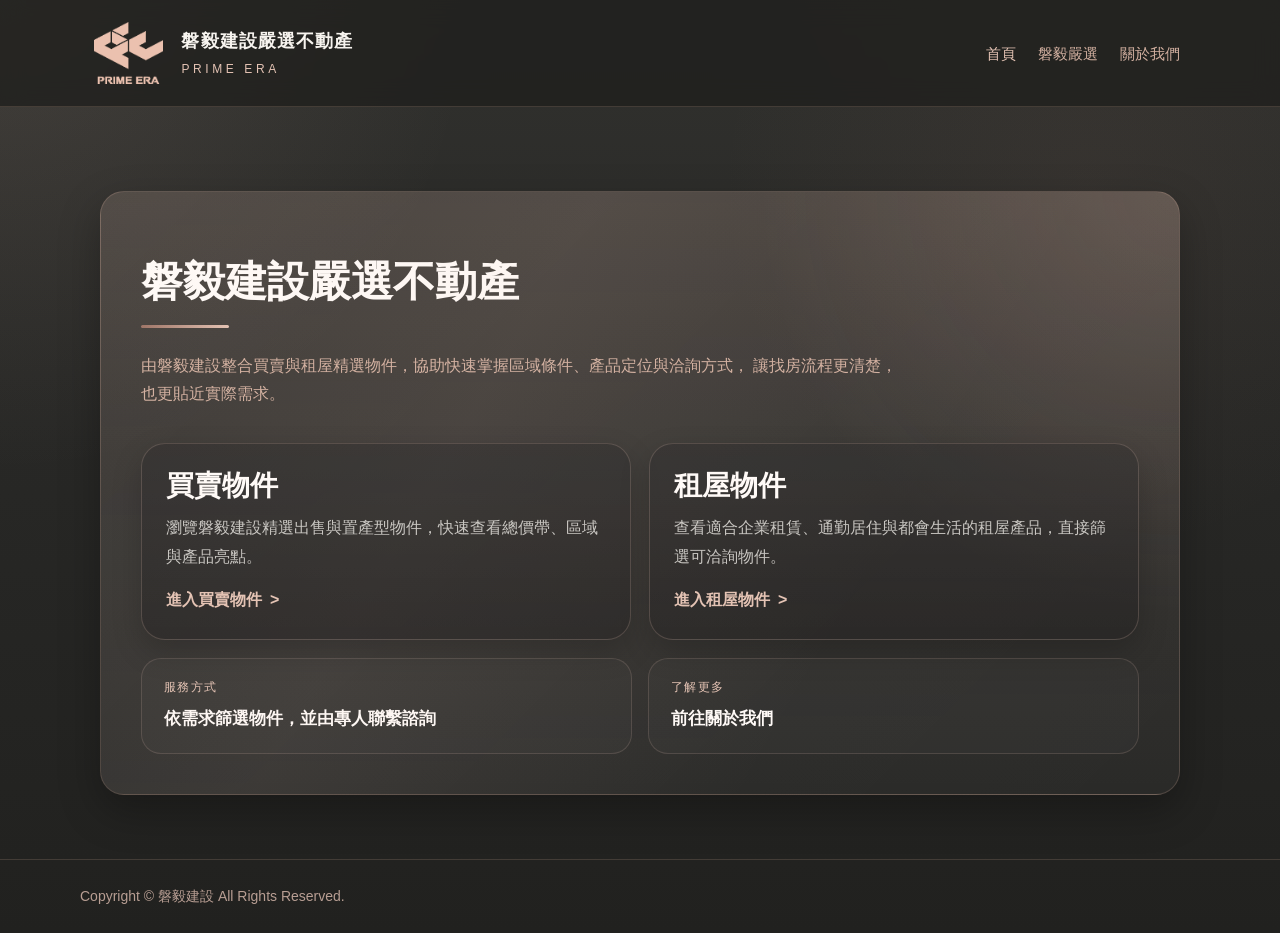
<file: index.html>
<!DOCTYPE html>
<html lang="zh-Hant">
<head>
  <meta charset="UTF-8">
  <meta name="viewport" content="width=device-width, initial-scale=1.0">
  <title>磐毅建設嚴選不動產｜PRIME ERA</title>
  <meta name="description" content="磐毅建設嚴選不動產，提供買賣與租屋精選物件，由磐毅建設協助快速掌握合適選項。">
  <link rel="icon" type="image/png" href="images/favicon.png">
  <link rel="shortcut icon" href="images/favicon.png">
  <link rel="stylesheet" href="styles/site.css">
</head>
<body>
  <header class="site-header">
    <div class="site-header-inner">
      <a class="brand" href="index.html" aria-label="回到首頁">
        <img src="images/logo.png" alt="PRIME ERA Logo" class="brand-logo">
        <div class="brand-text">
          <strong>磐毅建設嚴選不動產</strong>
          <span>PRIME ERA</span>
        </div>
      </a>

      <nav class="nav">
        <a href="index.html" class="active">首頁</a>
        <a href="curated/index.html">磐毅嚴選</a>
        <a href="about/index.html">關於我們</a>
      </nav>
    </div>
  </header>

  <main>
    <section class="hero hero-home">
      <div class="hero-card hero-card-home">
        <h1>磐毅建設嚴選不動產</h1>
        <div class="gold-line"></div>
        <p class="hero-lead">
          由磐毅建設整合買賣與租屋精選物件，協助快速掌握區域條件、產品定位與洽詢方式，
          讓找房流程更清楚，也更貼近實際需求。
        </p>

        <div class="home-option-grid" aria-label="選擇物件類型">
          <a class="home-option-card" href="curated/index.html?category=sale">
            <strong>買賣物件</strong>
            <p>瀏覽磐毅建設精選出售與置產型物件，快速查看總價帶、區域與產品亮點。</p>
            <span class="home-option-cta">進入買賣物件</span>
          </a>
          <a class="home-option-card" href="curated/index.html?category=rent">
            <strong>租屋物件</strong>
            <p>查看適合企業租賃、通勤居住與都會生活的租屋產品，直接篩選可洽詢物件。</p>
            <span class="home-option-cta">進入租屋物件</span>
          </a>
        </div>

        <div class="hero-support-row">
          <div class="hero-support-card">
            <span class="hero-support-label">服務方式</span>
            <strong>依需求篩選物件，並由專人聯繫諮詢</strong>
          </div>
          <div class="hero-support-card">
            <span class="hero-support-label">了解更多</span>
            <a href="about/index.html">前往關於我們</a>
          </div>
        </div>
      </div>
    </section>
  </main>

  <footer class="footer">
    <div class="footer-inner">
      Copyright © 磐毅建設 All Rights Reserved.
    </div>
  </footer>
</body>
</html>
</file>
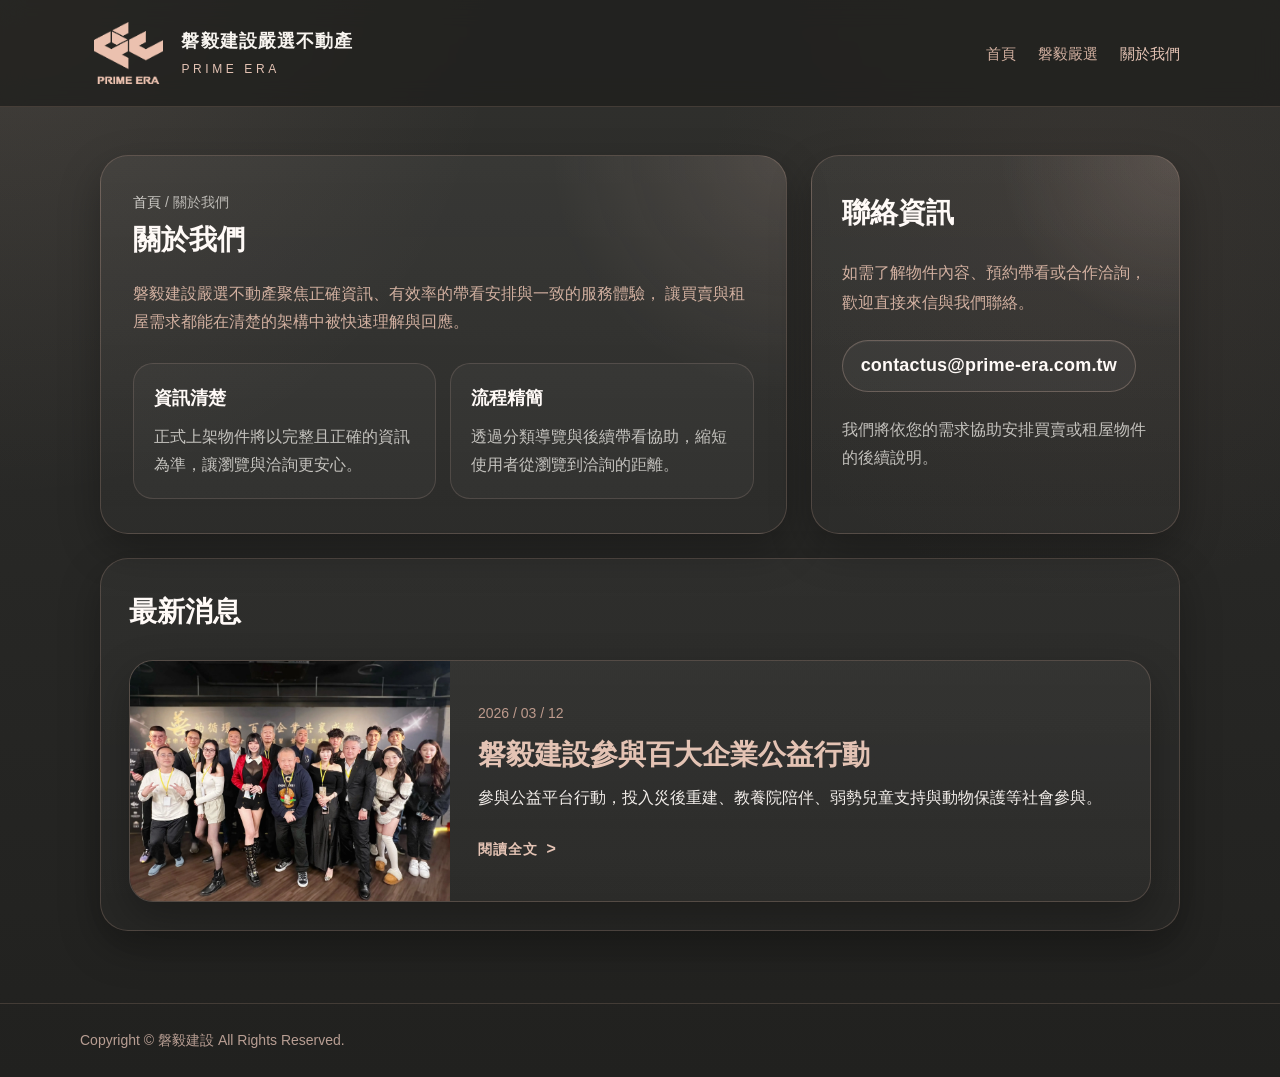
<file: about/index.html>
<!DOCTYPE html>
<html lang="zh-Hant">
<head>
  <meta charset="UTF-8">
  <meta name="viewport" content="width=device-width, initial-scale=1.0">
  <title>關於我們｜磐毅建設嚴選不動產</title>
  <meta name="description" content="了解磐毅建設嚴選不動產，包含最新消息與聯絡資訊。">
  <link rel="icon" type="image/png" href="../images/favicon.png">
  <link rel="shortcut icon" href="../images/favicon.png">
  <link rel="stylesheet" href="../styles/site.css">
</head>
<body>
  <header class="site-header">
    <div class="site-header-inner">
      <a class="brand" href="../index.html" aria-label="回到首頁">
        <img src="../images/logo.png" alt="PRIME ERA Logo" class="brand-logo">
        <div class="brand-text">
          <strong>磐毅建設嚴選不動產</strong>
          <span>PRIME ERA</span>
        </div>
      </a>

      <nav class="nav" aria-label="網站導覽">
        <a href="../index.html">首頁</a>
        <a href="../curated/index.html">磐毅嚴選</a>
        <a href="index.html" class="active">關於我們</a>
      </nav>
    </div>
  </header>

  <main class="section about-page">
    <section class="about-stage">
      <div class="about-story-card">
        <div class="breadcrumb">
          <a href="../index.html">首頁</a> / 關於我們
        </div>
        <h1 class="section-title">關於我們</h1>
        <p class="section-subtitle">
          磐毅建設嚴選不動產聚焦正確資訊、有效率的帶看安排與一致的服務體驗，
          讓買賣與租屋需求都能在清楚的架構中被快速理解與回應。
        </p>
        <div class="about-story-points">
          <div class="about-story-point">
            <strong>資訊清楚</strong>
            <span>正式上架物件將以完整且正確的資訊為準，讓瀏覽與洽詢更安心。</span>
          </div>
          <div class="about-story-point">
            <strong>流程精簡</strong>
            <span>透過分類導覽與後續帶看協助，縮短使用者從瀏覽到洽詢的距離。</span>
          </div>
        </div>
      </div>

      <aside class="about-contact-card-pro" aria-label="聯絡資訊">
        <div class="about-contact-header">
          <h2>聯絡資訊</h2>
        </div>
        <p class="about-contact-copy">
          如需了解物件內容、預約帶看或合作洽詢，歡迎直接來信與我們聯絡。
        </p>
        <a class="about-email-pill" href="mailto:contactus@prime-era.com.tw">contactus@prime-era.com.tw</a>
        <div class="about-contact-footnote">
          我們將依您的需求協助安排買賣或租屋物件的後續說明。
        </div>
      </aside>
    </section>

    <section class="about-news-panel">
      <div class="about-panel-header">
        <div>
          <h2>最新消息</h2>
        </div>
      </div>

      <div class="news-list">
        <article class="news-card news-card-featured">
          <a class="news-card-link" href="../news/csr-2026-01.html" aria-label="閱讀磐毅建設參與百大企業公益行動全文"></a>
          <div class="news-card-media">
            <img src="../images/csr-2026-cover.jpg" alt="磐毅建設參與百大企業公益行動">
          </div>
          <div class="news-card-body">
            <div class="card-date">2026 / 03 / 12</div>
            <h3 class="card-title">磐毅建設參與百大企業公益行動</h3>
            <p class="card-desc">
              參與公益平台行動，投入災後重建、教養院陪伴、弱勢兒童支持與動物保護等社會參與。
            </p>
            <span class="card-cta">閱讀全文</span>
          </div>
        </article>
      </div>
    </section>
  </main>

  <footer class="footer">
    <div class="footer-inner">
      Copyright © 磐毅建設 All Rights Reserved.
    </div>
  </footer>
</body>
</html>
</file>
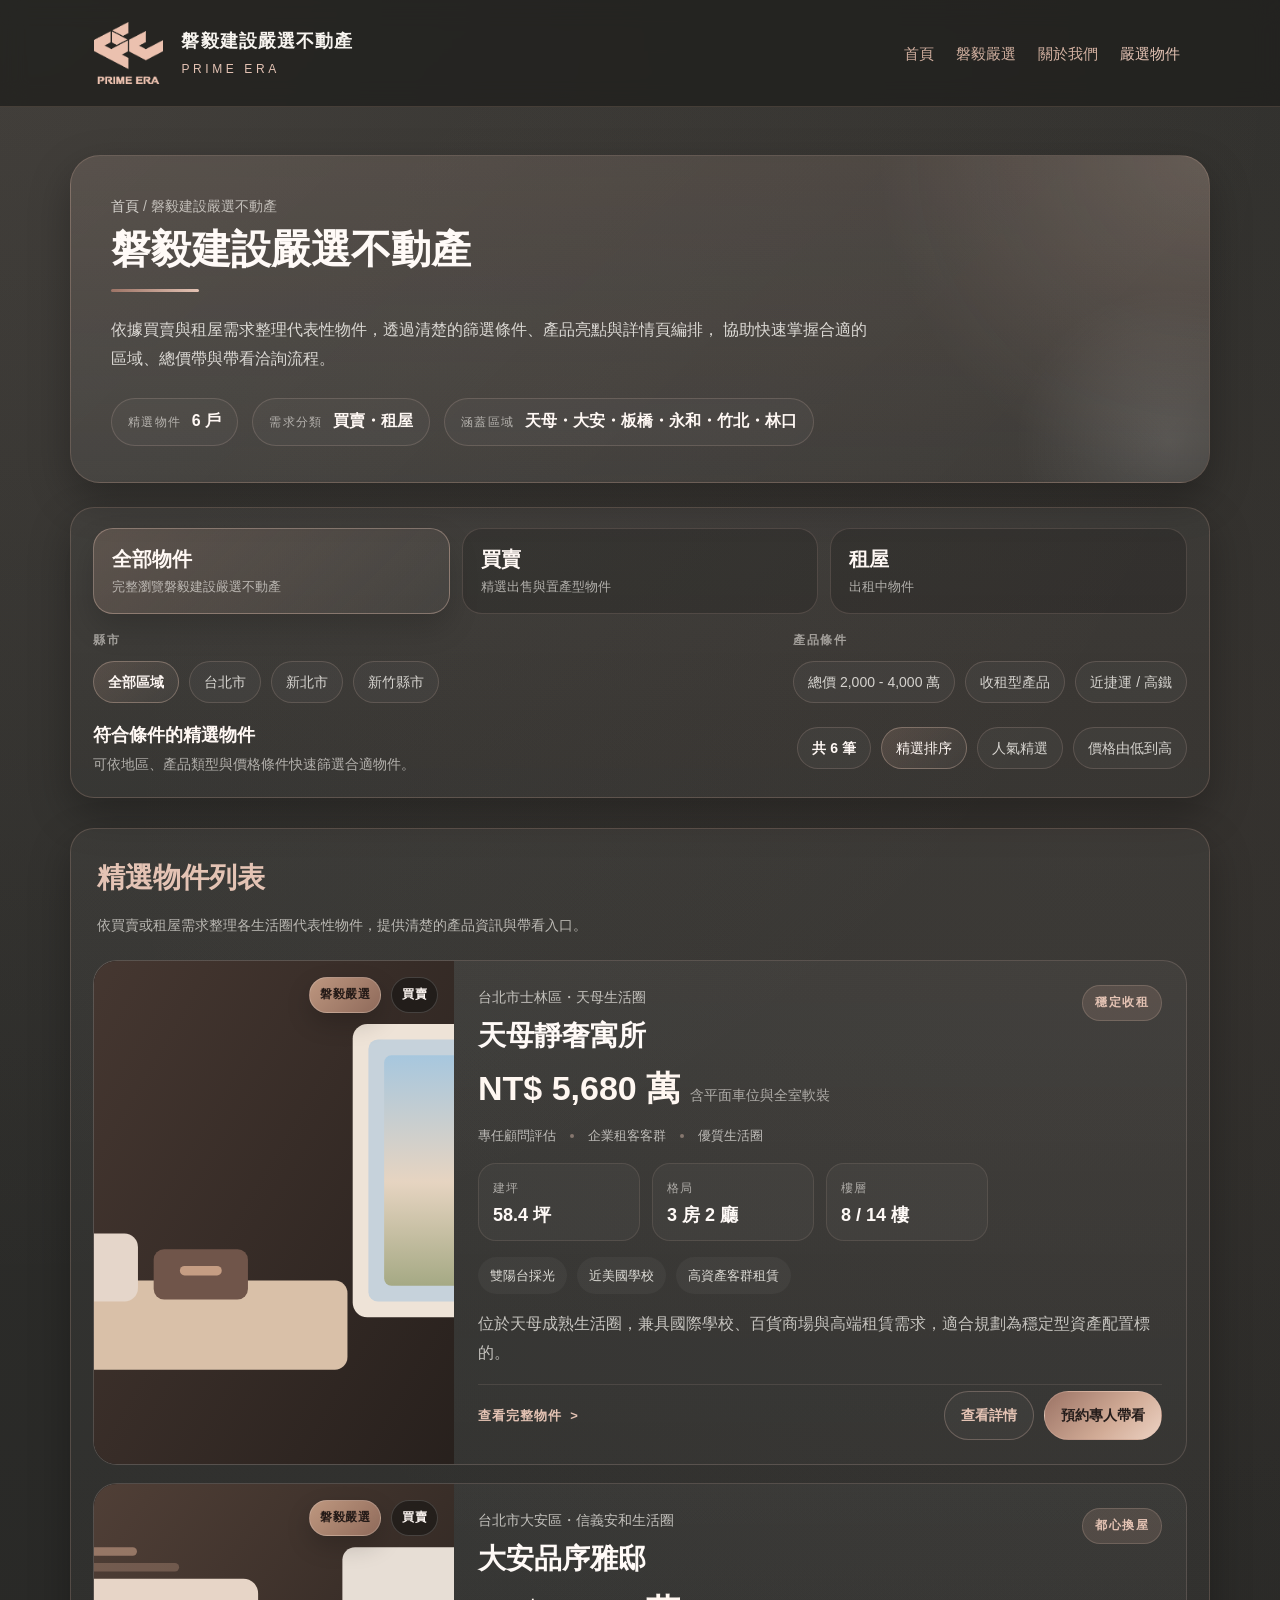
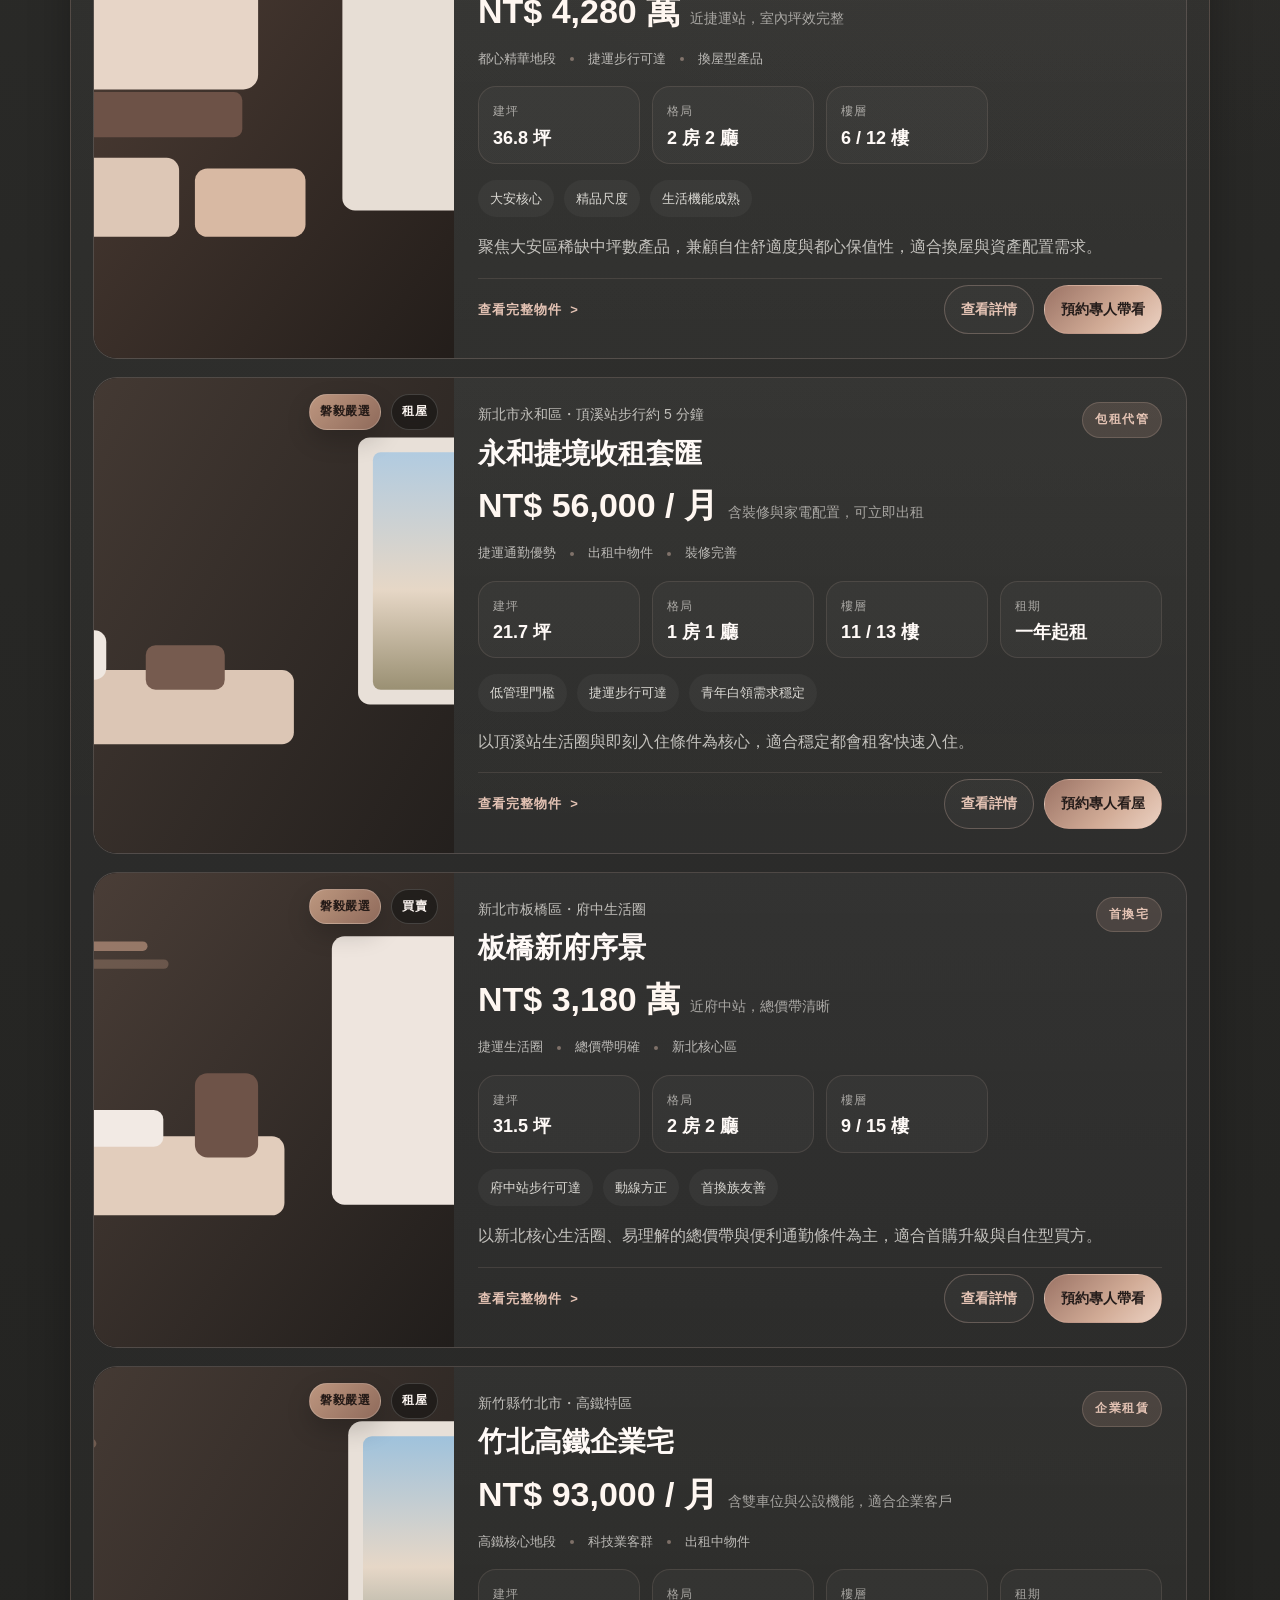
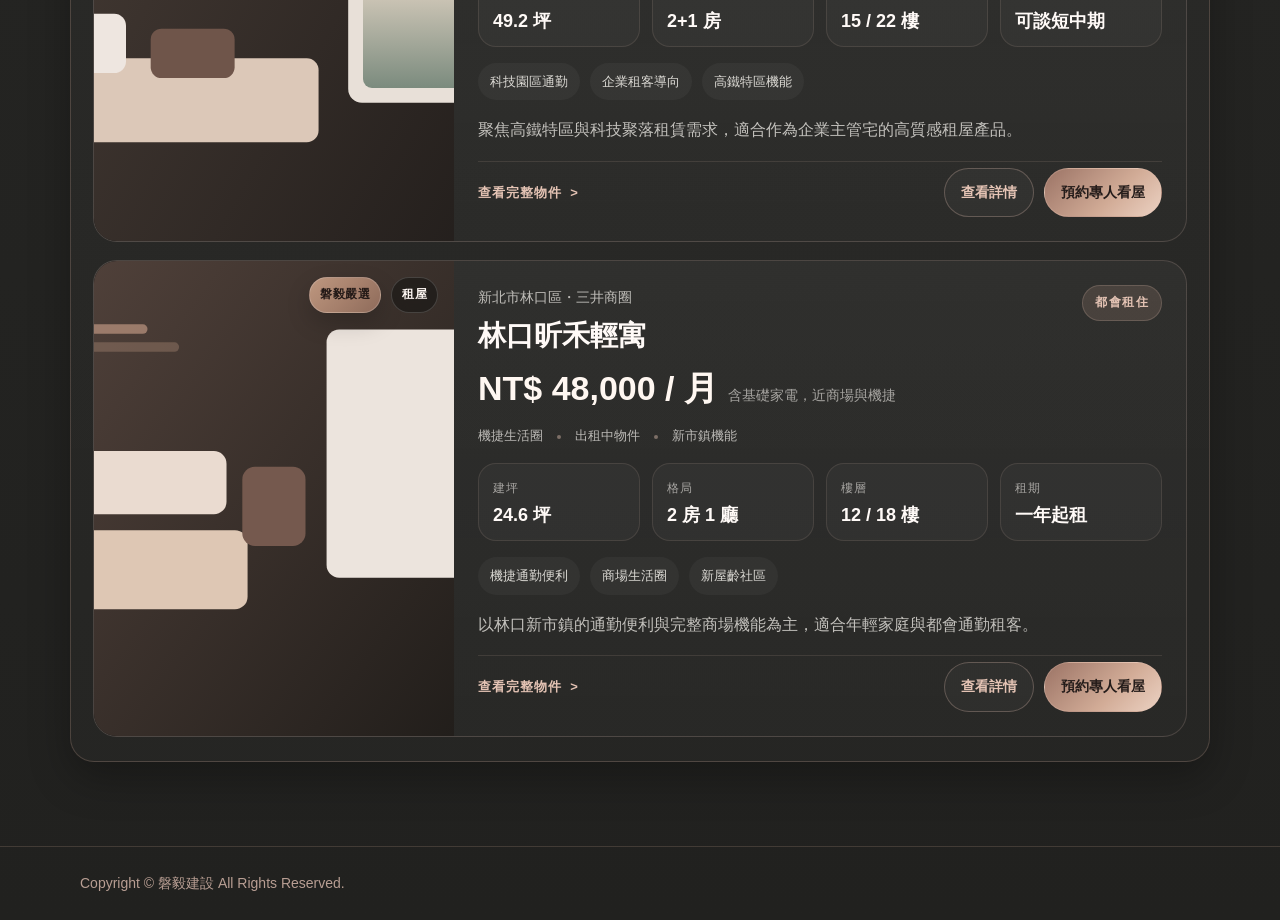
<file: curated-demo/index.html>
<!DOCTYPE html>
<html lang="zh-Hant">
<head>
  <meta charset="UTF-8">
  <meta name="viewport" content="width=device-width, initial-scale=1.0">
  <title>磐毅建設嚴選不動產｜精選物件</title>
  <meta name="description" content="磐毅建設嚴選不動產，提供買賣與租屋精選物件列表與詳情資訊。">
  <meta name="robots" content="noindex, nofollow, noarchive">
  <link rel="icon" type="image/png" href="../images/favicon.png">
  <link rel="shortcut icon" href="../images/favicon.png">
  <link rel="stylesheet" href="../styles/site.css">
</head>
<body class="selection-page">
  <header class="site-header">
    <div class="site-header-inner">
      <a class="brand" href="../index.html" aria-label="回到首頁">
        <img src="../images/logo.png" alt="PRIME ERA Logo" class="brand-logo">
        <div class="brand-text">
          <strong>磐毅建設嚴選不動產</strong>
          <span>PRIME ERA</span>
        </div>
      </a>

      <nav class="nav" aria-label="網站導覽">
        <a href="../index.html">首頁</a>
        <a href="../curated/index.html">磐毅嚴選</a>
        <a href="../about/index.html">關於我們</a>
        <a href="index.html" class="active">嚴選物件</a>
      </nav>
    </div>
  </header>

  <main class="selection-shell">
    <section class="selection-hero">
      <div class="breadcrumb">
        <a href="../index.html">首頁</a> / 磐毅建設嚴選不動產
      </div>
      <div class="selection-hero-main">
        <h1>磐毅建設嚴選不動產</h1>
        <div class="gold-line"></div>
        <p>
          依據買賣與租屋需求整理代表性物件，透過清楚的篩選條件、產品亮點與詳情頁編排，
          協助快速掌握合適的區域、總價帶與帶看洽詢流程。
        </p>
        <div class="selection-hero-inline">
        <div class="selection-hero-inline-item">
          <span class="selection-hero-inline-label">精選物件</span>
            <strong class="selection-hero-inline-value">6 戶</strong>
          </div>
          <div class="selection-hero-inline-item">
            <span class="selection-hero-inline-label">需求分類</span>
            <strong class="selection-hero-inline-value">買賣・租屋</strong>
          </div>
          <div class="selection-hero-inline-item">
            <span class="selection-hero-inline-label">涵蓋區域</span>
            <strong class="selection-hero-inline-value">天母・大安・板橋・永和・竹北・林口</strong>
          </div>
        </div>
      </div>
    </section>

    <section class="selection-panel selection-toolbar" aria-label="物件篩選條件">
      <div class="selection-primary-filter">
        <div class="selection-primary-options" role="group" aria-label="物件主分類">
          <button class="selection-primary-chip active" type="button" data-filter-group="category" data-filter-value="all" aria-pressed="true">
            <span class="selection-primary-label">全部物件</span>
            <span class="selection-primary-meta">完整瀏覽磐毅建設嚴選不動產</span>
          </button>
          <button class="selection-primary-chip" type="button" data-filter-group="category" data-filter-value="sale" aria-pressed="false">
            <span class="selection-primary-label">買賣</span>
            <span class="selection-primary-meta">精選出售與置產型物件</span>
          </button>
          <button class="selection-primary-chip" type="button" data-filter-group="category" data-filter-value="rent" aria-pressed="false">
            <span class="selection-primary-label">租屋</span>
            <span class="selection-primary-meta">出租中物件</span>
          </button>
        </div>
      </div>

      <div class="selection-filter-row">
        <div class="selection-filter-block">
          <div class="selection-filter-block-label">縣市</div>
          <div class="selection-filter-group">
            <button class="selection-filter-chip active" type="button" data-filter-group="region" data-filter-value="all" aria-pressed="true"><strong>全部區域</strong></button>
            <button class="selection-filter-chip" type="button" data-filter-group="region" data-filter-value="taipei" aria-pressed="false">台北市</button>
            <button class="selection-filter-chip" type="button" data-filter-group="region" data-filter-value="new-taipei" aria-pressed="false">新北市</button>
            <button class="selection-filter-chip" type="button" data-filter-group="region" data-filter-value="hsinchu" aria-pressed="false">新竹縣市</button>
          </div>
        </div>
        <div class="selection-filter-block">
          <div class="selection-filter-block-label">產品條件</div>
          <div class="selection-filter-group">
            <button class="selection-filter-chip" type="button" data-filter-group="feature" data-filter-value="price-2000-4000" aria-pressed="false">總價 2,000 - 4,000 萬</button>
            <button class="selection-filter-chip" type="button" data-filter-group="feature" data-filter-value="rental" aria-pressed="false">收租型產品</button>
            <button class="selection-filter-chip" type="button" data-filter-group="feature" data-filter-value="transit" aria-pressed="false">近捷運 / 高鐵</button>
          </div>
        </div>
      </div>

      <div class="selection-result-row">
        <div>
          <div class="selection-results-title" id="selection-results-title">符合條件的精選物件</div>
          <div class="selection-results-copy">可依地區、產品類型與價格條件快速篩選合適物件。</div>
        </div>
        <div class="selection-result-group">
          <div class="selection-stat-chip" id="selection-results-count"><strong>共 6 筆</strong></div>
          <button class="selection-sort-chip active" type="button" data-sort="featured" aria-pressed="true">精選排序</button>
          <button class="selection-sort-chip" type="button" data-sort="popular" aria-pressed="false">人氣精選</button>
          <button class="selection-sort-chip" type="button" data-sort="price-asc" aria-pressed="false">價格由低到高</button>
        </div>
      </div>
    </section>

    <section class="selection-layout selection-layout-full">
      <div class="selection-panel">
        <div class="selection-panel-header">
          <div>
            <h2>精選物件列表</h2>
            <p>依買賣或租屋需求整理各生活圈代表性物件，提供清楚的產品資訊與帶看入口。</p>
          </div>
        </div>

        <div class="selection-empty" id="selection-empty">目前沒有符合條件的物件，請調整篩選條件後再試一次。</div>

        <div class="selection-list" id="selection-list">
          <article class="selection-card" data-category="sale" data-region="taipei" data-features="rental" data-transit="false" data-price="5680" data-feature-rank="1" data-popular-rank="2">
            <a class="selection-card-link" href="property-tianmu.html" aria-label="查看天母靜奢寓所詳情"></a>
            <div class="selection-card-media">
              <div class="selection-card-badges">
                <span class="selection-badge featured">磐毅嚴選</span>
                <span class="selection-badge category">買賣</span>
              </div>
              <img src="../images/demo-properties/tianmu-01.svg" alt="天母靜奢寓所客廳情境圖">
            </div>
            <div class="selection-card-body">
              <div class="selection-card-top">
                <div>
                  <div class="selection-card-location">台北市士林區・天母生活圈</div>
                  <h3>天母靜奢寓所</h3>
                </div>
                <div class="selection-tag">穩定收租</div>
              </div>

              <div class="selection-price">
                <div class="selection-price-amount">NT$ 5,680 萬</div>
                <div class="selection-price-note">含平面車位與全室軟裝</div>
              </div>

              <div class="selection-card-brief">
                <span>專任顧問評估</span>
                <span>企業租客客群</span>
                <span>優質生活圈</span>
              </div>

              <div class="selection-meta">
                <div class="selection-meta-item">
                  <div class="selection-meta-label">建坪</div>
                  <div class="selection-meta-value">58.4 坪</div>
                </div>
                <div class="selection-meta-item">
                  <div class="selection-meta-label">格局</div>
                  <div class="selection-meta-value">3 房 2 廳</div>
                </div>
                <div class="selection-meta-item">
                  <div class="selection-meta-label">樓層</div>
                  <div class="selection-meta-value">8 / 14 樓</div>
                </div>
              </div>

              <div class="selection-highlights">
                <span class="selection-pill">雙陽台採光</span>
                <span class="selection-pill">近美國學校</span>
                <span class="selection-pill">高資產客群租賃</span>
              </div>

              <p class="selection-card-desc">
                位於天母成熟生活圈，兼具國際學校、百貨商場與高端租賃需求，適合規劃為穩定型資產配置標的。
              </p>

              <div class="selection-card-actions">
                <span class="selection-card-cta">查看完整物件</span>
                <div class="selection-card-action-group">
                  <a class="selection-action-btn secondary" href="property-tianmu.html">查看詳情</a>
                  <a class="selection-action-btn primary" href="mailto:contactus@prime-era.com.tw?subject=%E5%A4%A9%E6%AF%8D%E9%9D%9C%E5%A5%A2%E5%AF%93%E6%89%80%20%E9%A0%90%E7%B4%84%E5%B8%B6%E7%9C%8B">預約專人帶看</a>
                </div>
              </div>
            </div>
          </article>

          <article class="selection-card" data-category="sale" data-region="taipei" data-features="transit" data-transit="true" data-price="4280" data-feature-rank="2" data-popular-rank="4">
            <a class="selection-card-link" href="property-daan.html" aria-label="查看大安品序雅邸詳情"></a>
            <div class="selection-card-media">
              <div class="selection-card-badges">
                <span class="selection-badge featured">磐毅嚴選</span>
                <span class="selection-badge category">買賣</span>
              </div>
              <img src="../images/demo-properties/tianmu-02.svg" alt="大安品序雅邸餐廚與客廳情境圖">
            </div>
            <div class="selection-card-body">
              <div class="selection-card-top">
                <div>
                  <div class="selection-card-location">台北市大安區・信義安和生活圈</div>
                  <h3>大安品序雅邸</h3>
                </div>
                <div class="selection-tag">都心換屋</div>
              </div>

              <div class="selection-price">
                <div class="selection-price-amount">NT$ 4,280 萬</div>
                <div class="selection-price-note">近捷運站，室內坪效完整</div>
              </div>

              <div class="selection-card-brief">
                <span>都心精華地段</span>
                <span>捷運步行可達</span>
                <span>換屋型產品</span>
              </div>

              <div class="selection-meta">
                <div class="selection-meta-item">
                  <div class="selection-meta-label">建坪</div>
                  <div class="selection-meta-value">36.8 坪</div>
                </div>
                <div class="selection-meta-item">
                  <div class="selection-meta-label">格局</div>
                  <div class="selection-meta-value">2 房 2 廳</div>
                </div>
                <div class="selection-meta-item">
                  <div class="selection-meta-label">樓層</div>
                  <div class="selection-meta-value">6 / 12 樓</div>
                </div>
              </div>

              <div class="selection-highlights">
                <span class="selection-pill">大安核心</span>
                <span class="selection-pill">精品尺度</span>
                <span class="selection-pill">生活機能成熟</span>
              </div>

              <p class="selection-card-desc">
                聚焦大安區稀缺中坪數產品，兼顧自住舒適度與都心保值性，適合換屋與資產配置需求。
              </p>

              <div class="selection-card-actions">
                <span class="selection-card-cta">查看完整物件</span>
                <div class="selection-card-action-group">
                  <a class="selection-action-btn secondary" href="property-daan.html">查看詳情</a>
                  <a class="selection-action-btn primary" href="mailto:contactus@prime-era.com.tw?subject=%E5%A4%A7%E5%AE%89%E5%93%81%E5%BA%8F%E9%9B%85%E9%82%B8%20%E9%A0%90%E7%B4%84%E5%B8%B6%E7%9C%8B">預約專人帶看</a>
                </div>
              </div>
            </div>
          </article>

          <article class="selection-card" data-category="sale" data-region="new-taipei" data-features="price-2000-4000 transit" data-transit="true" data-price="3180" data-feature-rank="3" data-popular-rank="5">
            <a class="selection-card-link" href="property-banqiao.html" aria-label="查看板橋新府序景詳情"></a>
            <div class="selection-card-media">
              <div class="selection-card-badges">
                <span class="selection-badge featured">磐毅嚴選</span>
                <span class="selection-badge category">買賣</span>
              </div>
              <img src="../images/demo-properties/yonghe-02.svg" alt="板橋新府序景臥室與窗景情境圖">
            </div>
            <div class="selection-card-body">
              <div class="selection-card-top">
                <div>
                  <div class="selection-card-location">新北市板橋區・府中生活圈</div>
                  <h3>板橋新府序景</h3>
                </div>
                <div class="selection-tag">首換宅</div>
              </div>

              <div class="selection-price">
                <div class="selection-price-amount">NT$ 3,180 萬</div>
                <div class="selection-price-note">近府中站，總價帶清晰</div>
              </div>

              <div class="selection-card-brief">
                <span>捷運生活圈</span>
                <span>總價帶明確</span>
                <span>新北核心區</span>
              </div>

              <div class="selection-meta">
                <div class="selection-meta-item">
                  <div class="selection-meta-label">建坪</div>
                  <div class="selection-meta-value">31.5 坪</div>
                </div>
                <div class="selection-meta-item">
                  <div class="selection-meta-label">格局</div>
                  <div class="selection-meta-value">2 房 2 廳</div>
                </div>
                <div class="selection-meta-item">
                  <div class="selection-meta-label">樓層</div>
                  <div class="selection-meta-value">9 / 15 樓</div>
                </div>
              </div>

              <div class="selection-highlights">
                <span class="selection-pill">府中站步行可達</span>
                <span class="selection-pill">動線方正</span>
                <span class="selection-pill">首換族友善</span>
              </div>

              <p class="selection-card-desc">
                以新北核心生活圈、易理解的總價帶與便利通勤條件為主，適合首購升級與自住型買方。
              </p>

              <div class="selection-card-actions">
                <span class="selection-card-cta">查看完整物件</span>
                <div class="selection-card-action-group">
                  <a class="selection-action-btn secondary" href="property-banqiao.html">查看詳情</a>
                  <a class="selection-action-btn primary" href="mailto:contactus@prime-era.com.tw?subject=%E6%9D%BF%E6%A9%8B%E6%96%B0%E5%BA%9C%E5%BA%8F%E6%99%AF%20%E9%A0%90%E7%B4%84%E5%B8%B6%E7%9C%8B">預約專人帶看</a>
                </div>
              </div>
            </div>
          </article>

          <article class="selection-card" data-category="rent" data-region="new-taipei" data-features="transit" data-transit="true" data-price="56000" data-feature-rank="2" data-popular-rank="1">
            <a class="selection-card-link" href="property-yonghe.html" aria-label="查看永和捷境收租套匯詳情"></a>
            <div class="selection-card-media">
              <div class="selection-card-badges">
                <span class="selection-badge featured">磐毅嚴選</span>
                <span class="selection-badge category">租屋</span>
              </div>
              <img src="../images/demo-properties/yonghe-01.svg" alt="永和捷境收租套匯客餐廳情境圖">
            </div>
            <div class="selection-card-body">
              <div class="selection-card-top">
                <div>
                  <div class="selection-card-location">新北市永和區・頂溪站步行約 5 分鐘</div>
                  <h3>永和捷境收租套匯</h3>
                </div>
                <div class="selection-tag">包租代管</div>
              </div>

              <div class="selection-price">
                <div class="selection-price-amount">NT$ 56,000 / 月</div>
                <div class="selection-price-note">含裝修與家電配置，可立即出租</div>
              </div>

              <div class="selection-card-brief">
                <span>捷運通勤優勢</span>
                <span>出租中物件</span>
                <span>裝修完善</span>
              </div>

              <div class="selection-meta">
                <div class="selection-meta-item">
                  <div class="selection-meta-label">建坪</div>
                  <div class="selection-meta-value">21.7 坪</div>
                </div>
                <div class="selection-meta-item">
                  <div class="selection-meta-label">格局</div>
                  <div class="selection-meta-value">1 房 1 廳</div>
                </div>
                <div class="selection-meta-item">
                  <div class="selection-meta-label">樓層</div>
                  <div class="selection-meta-value">11 / 13 樓</div>
                </div>
                <div class="selection-meta-item">
                  <div class="selection-meta-label">租期</div>
                  <div class="selection-meta-value">一年起租</div>
                </div>
              </div>

              <div class="selection-highlights">
                <span class="selection-pill">低管理門檻</span>
                <span class="selection-pill">捷運步行可達</span>
                <span class="selection-pill">青年白領需求穩定</span>
              </div>

              <p class="selection-card-desc">
                以頂溪站生活圈與即刻入住條件為核心，適合穩定都會租客快速入住。
              </p>

              <div class="selection-card-actions">
                <span class="selection-card-cta">查看完整物件</span>
                <div class="selection-card-action-group">
                  <a class="selection-action-btn secondary" href="property-yonghe.html">查看詳情</a>
                  <a class="selection-action-btn primary" href="mailto:contactus@prime-era.com.tw?subject=%E6%B0%B8%E5%92%8C%E6%8D%B7%E5%A2%83%E6%94%B6%E7%A7%9F%E5%A5%97%E5%8C%AF%20%E9%A0%90%E7%B4%84%E7%9C%8B%E5%B1%8B">預約專人看屋</a>
                </div>
              </div>
            </div>
          </article>

          <article class="selection-card" data-category="rent" data-region="hsinchu" data-features="transit" data-transit="true" data-price="93000" data-feature-rank="3" data-popular-rank="3">
            <a class="selection-card-link" href="property-zhubei.html" aria-label="查看竹北高鐵企業宅詳情"></a>
            <div class="selection-card-media">
              <div class="selection-card-badges">
                <span class="selection-badge featured">磐毅嚴選</span>
                <span class="selection-badge category">租屋</span>
              </div>
              <img src="../images/demo-properties/zhubei-01.svg" alt="竹北高鐵企業宅公設與客廳情境圖">
            </div>
            <div class="selection-card-body">
              <div class="selection-card-top">
                <div>
                  <div class="selection-card-location">新竹縣竹北市・高鐵特區</div>
                  <h3>竹北高鐵企業宅</h3>
                </div>
                <div class="selection-tag">企業租賃</div>
              </div>

              <div class="selection-price">
                <div class="selection-price-amount">NT$ 93,000 / 月</div>
                <div class="selection-price-note">含雙車位與公設機能，適合企業客戶</div>
              </div>

              <div class="selection-card-brief">
                <span>高鐵核心地段</span>
                <span>科技業客群</span>
                <span>出租中物件</span>
              </div>

              <div class="selection-meta">
                <div class="selection-meta-item">
                  <div class="selection-meta-label">建坪</div>
                  <div class="selection-meta-value">49.2 坪</div>
                </div>
                <div class="selection-meta-item">
                  <div class="selection-meta-label">格局</div>
                  <div class="selection-meta-value">2+1 房</div>
                </div>
                <div class="selection-meta-item">
                  <div class="selection-meta-label">樓層</div>
                  <div class="selection-meta-value">15 / 22 樓</div>
                </div>
                <div class="selection-meta-item">
                  <div class="selection-meta-label">租期</div>
                  <div class="selection-meta-value">可談短中期</div>
                </div>
              </div>

              <div class="selection-highlights">
                <span class="selection-pill">科技園區通勤</span>
                <span class="selection-pill">企業租客導向</span>
                <span class="selection-pill">高鐵特區機能</span>
              </div>

              <p class="selection-card-desc">
                聚焦高鐵特區與科技聚落租賃需求，適合作為企業主管宅的高質感租屋產品。
              </p>

              <div class="selection-card-actions">
                <span class="selection-card-cta">查看完整物件</span>
                <div class="selection-card-action-group">
                  <a class="selection-action-btn secondary" href="property-zhubei.html">查看詳情</a>
                  <a class="selection-action-btn primary" href="mailto:contactus@prime-era.com.tw?subject=%E7%AB%B9%E5%8C%97%E9%AB%98%E9%90%B5%E4%BC%81%E6%A5%AD%E5%AE%85%20%E9%A0%90%E7%B4%84%E7%9C%8B%E5%B1%8B">預約專人看屋</a>
                </div>
              </div>
            </div>
          </article>

          <article class="selection-card" data-category="rent" data-region="new-taipei" data-features="transit" data-transit="true" data-price="48000" data-feature-rank="4" data-popular-rank="6">
            <a class="selection-card-link" href="property-linkou.html" aria-label="查看林口昕禾輕寓詳情"></a>
            <div class="selection-card-media">
              <div class="selection-card-badges">
                <span class="selection-badge featured">磐毅嚴選</span>
                <span class="selection-badge category">租屋</span>
              </div>
              <img src="../images/demo-properties/zhubei-02.svg" alt="林口昕禾輕寓餐廚與起居情境圖">
            </div>
            <div class="selection-card-body">
              <div class="selection-card-top">
                <div>
                  <div class="selection-card-location">新北市林口區・三井商圈</div>
                  <h3>林口昕禾輕寓</h3>
                </div>
                <div class="selection-tag">都會租住</div>
              </div>

              <div class="selection-price">
                <div class="selection-price-amount">NT$ 48,000 / 月</div>
                <div class="selection-price-note">含基礎家電，近商場與機捷</div>
              </div>

              <div class="selection-card-brief">
                <span>機捷生活圈</span>
                <span>出租中物件</span>
                <span>新市鎮機能</span>
              </div>

              <div class="selection-meta">
                <div class="selection-meta-item">
                  <div class="selection-meta-label">建坪</div>
                  <div class="selection-meta-value">24.6 坪</div>
                </div>
                <div class="selection-meta-item">
                  <div class="selection-meta-label">格局</div>
                  <div class="selection-meta-value">2 房 1 廳</div>
                </div>
                <div class="selection-meta-item">
                  <div class="selection-meta-label">樓層</div>
                  <div class="selection-meta-value">12 / 18 樓</div>
                </div>
                <div class="selection-meta-item">
                  <div class="selection-meta-label">租期</div>
                  <div class="selection-meta-value">一年起租</div>
                </div>
              </div>

              <div class="selection-highlights">
                <span class="selection-pill">機捷通勤便利</span>
                <span class="selection-pill">商場生活圈</span>
                <span class="selection-pill">新屋齡社區</span>
              </div>

              <p class="selection-card-desc">
                以林口新市鎮的通勤便利與完整商場機能為主，適合年輕家庭與都會通勤租客。
              </p>

              <div class="selection-card-actions">
                <span class="selection-card-cta">查看完整物件</span>
                <div class="selection-card-action-group">
                  <a class="selection-action-btn secondary" href="property-linkou.html">查看詳情</a>
                  <a class="selection-action-btn primary" href="mailto:contactus@prime-era.com.tw?subject=%E6%9E%97%E5%8F%A3%E6%98%95%E7%A6%BE%E8%BC%95%E5%AF%93%20%E9%A0%90%E7%B4%84%E7%9C%8B%E5%B1%8B">預約專人看屋</a>
                </div>
              </div>
            </div>
          </article>
        </div>
      </div>
    </section>
  </main>

  <footer class="footer">
    <div class="footer-inner">
      Copyright © 磐毅建設 All Rights Reserved.
    </div>
  </footer>
  <script src="demo.js"></script>
</body>
</html>
</file>
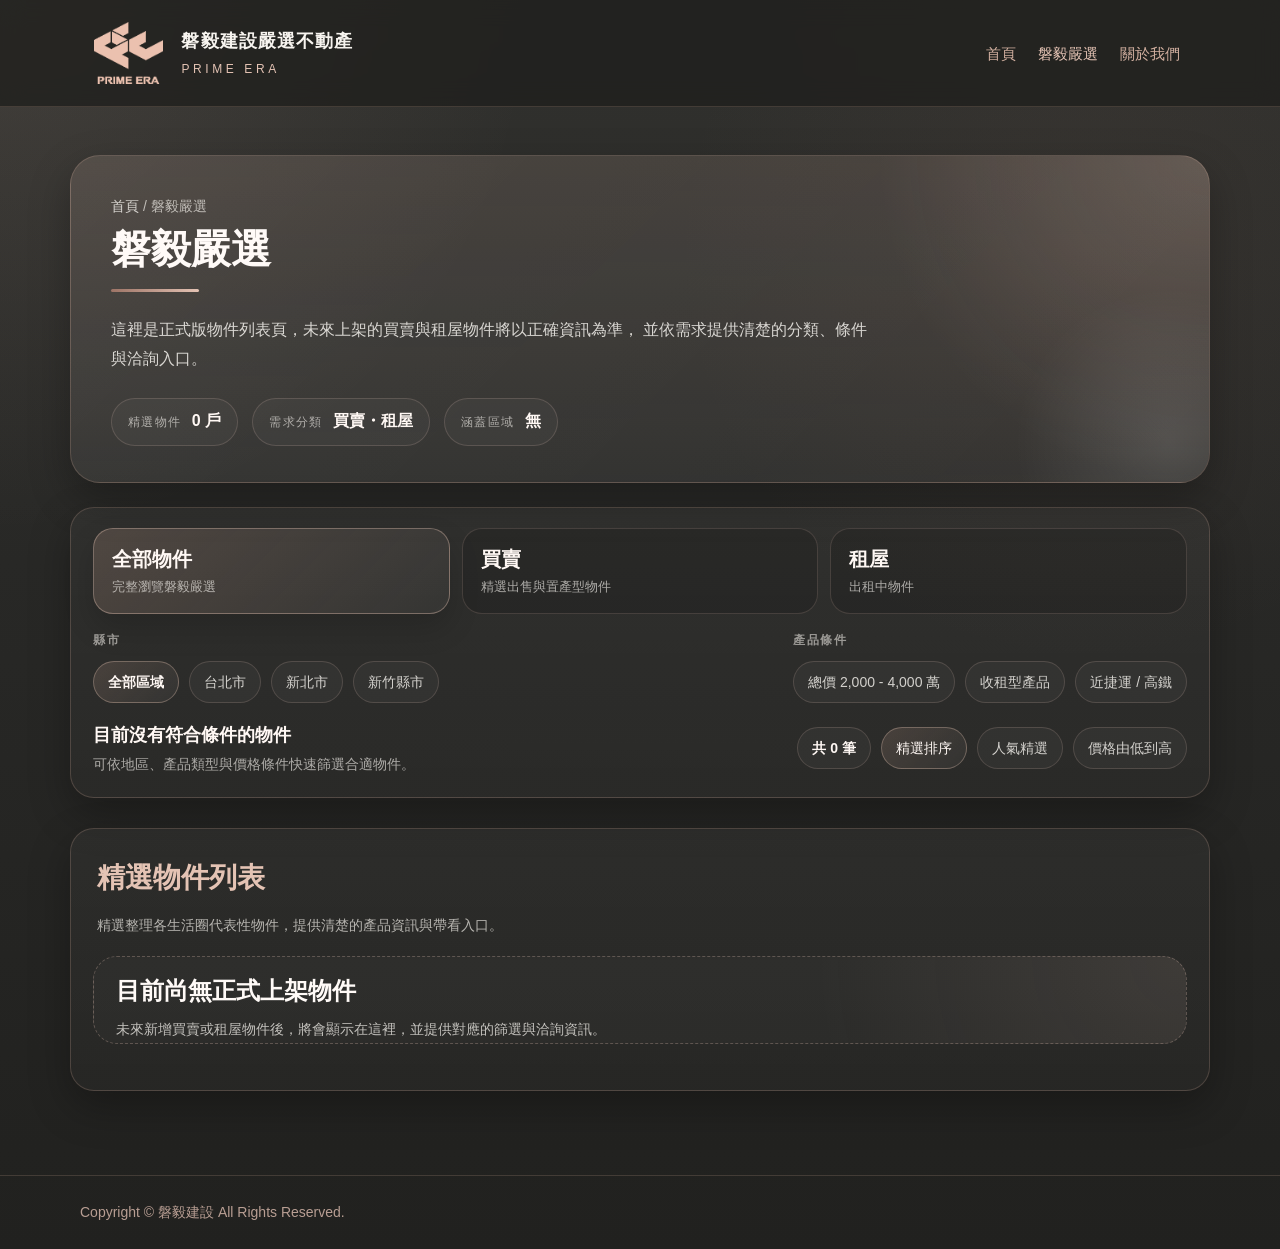
<file: curated/index.html>
<!DOCTYPE html>
<html lang="zh-Hant">
<head>
  <meta charset="UTF-8">
  <meta name="viewport" content="width=device-width, initial-scale=1.0">
  <title>磐毅嚴選｜正式版物件列表</title>
  <meta name="description" content="磐毅嚴選正式版物件列表。正式上架物件將提供正確且完整的買賣與租屋資訊。">
  <link rel="icon" type="image/png" href="../images/favicon.png">
  <link rel="shortcut icon" href="../images/favicon.png">
  <link rel="stylesheet" href="../styles/site.css">
</head>
<body class="selection-page">
  <header class="site-header">
    <div class="site-header-inner">
      <a class="brand" href="../index.html" aria-label="回到首頁">
        <img src="../images/logo.png" alt="PRIME ERA Logo" class="brand-logo">
        <div class="brand-text">
          <strong>磐毅建設嚴選不動產</strong>
          <span>PRIME ERA</span>
        </div>
      </a>

      <nav class="nav" aria-label="網站導覽">
        <a href="../index.html">首頁</a>
        <a href="index.html" class="active">磐毅嚴選</a>
        <a href="../about/index.html">關於我們</a>
      </nav>
    </div>
  </header>

  <main class="selection-shell">
    <section class="selection-hero">
      <div class="breadcrumb">
        <a href="../index.html">首頁</a> / 磐毅嚴選
      </div>
      <div class="selection-hero-main">
        <h1>磐毅嚴選</h1>
        <div class="gold-line"></div>
        <p>
          這裡是正式版物件列表頁，未來上架的買賣與租屋物件將以正確資訊為準，
          並依需求提供清楚的分類、條件與洽詢入口。
        </p>
        <div class="selection-hero-inline">
          <div class="selection-hero-inline-item">
            <span class="selection-hero-inline-label">精選物件</span>
            <strong class="selection-hero-inline-value">0 戶</strong>
          </div>
          <div class="selection-hero-inline-item">
            <span class="selection-hero-inline-label">需求分類</span>
            <strong class="selection-hero-inline-value">買賣・租屋</strong>
          </div>
          <div class="selection-hero-inline-item">
            <span class="selection-hero-inline-label">涵蓋區域</span>
            <strong class="selection-hero-inline-value">無</strong>
          </div>
        </div>
      </div>
    </section>

    <section class="selection-panel selection-toolbar" aria-label="物件篩選條件">
      <div class="selection-primary-filter">
        <div class="selection-primary-options" role="group" aria-label="物件主分類">
          <button class="selection-primary-chip active" type="button" data-filter-group="category" data-filter-value="all" aria-pressed="true">
            <span class="selection-primary-label">全部物件</span>
            <span class="selection-primary-meta">完整瀏覽磐毅嚴選</span>
          </button>
          <button class="selection-primary-chip" type="button" data-filter-group="category" data-filter-value="sale" aria-pressed="false">
            <span class="selection-primary-label">買賣</span>
            <span class="selection-primary-meta">精選出售與置產型物件</span>
          </button>
          <button class="selection-primary-chip" type="button" data-filter-group="category" data-filter-value="rent" aria-pressed="false">
            <span class="selection-primary-label">租屋</span>
            <span class="selection-primary-meta">出租中物件</span>
          </button>
        </div>
      </div>

      <div class="selection-filter-row">
        <div class="selection-filter-block">
          <div class="selection-filter-block-label">縣市</div>
          <div class="selection-filter-group">
            <button class="selection-filter-chip active" type="button" data-filter-group="region" data-filter-value="all" aria-pressed="true"><strong>全部區域</strong></button>
            <button class="selection-filter-chip" type="button" data-filter-group="region" data-filter-value="taipei" aria-pressed="false">台北市</button>
            <button class="selection-filter-chip" type="button" data-filter-group="region" data-filter-value="new-taipei" aria-pressed="false">新北市</button>
            <button class="selection-filter-chip" type="button" data-filter-group="region" data-filter-value="hsinchu" aria-pressed="false">新竹縣市</button>
          </div>
        </div>
        <div class="selection-filter-block">
          <div class="selection-filter-block-label">產品條件</div>
          <div class="selection-filter-group">
            <button class="selection-filter-chip" type="button" data-filter-group="feature" data-filter-value="price-2000-4000" aria-pressed="false">總價 2,000 - 4,000 萬</button>
            <button class="selection-filter-chip" type="button" data-filter-group="feature" data-filter-value="rental" aria-pressed="false">收租型產品</button>
            <button class="selection-filter-chip" type="button" data-filter-group="feature" data-filter-value="transit" aria-pressed="false">近捷運 / 高鐵</button>
          </div>
        </div>
      </div>

      <div class="selection-result-row">
        <div>
          <div class="selection-results-title" id="selection-results-title">符合條件的精選物件</div>
          <div class="selection-results-copy">可依地區、產品類型與價格條件快速篩選合適物件。</div>
        </div>
        <div class="selection-result-group">
          <div class="selection-stat-chip" id="selection-results-count"><strong>共 0 筆</strong></div>
          <button class="selection-sort-chip active" type="button" data-sort="featured" aria-pressed="true">精選排序</button>
          <button class="selection-sort-chip" type="button" data-sort="popular" aria-pressed="false">人氣精選</button>
          <button class="selection-sort-chip" type="button" data-sort="price-asc" aria-pressed="false">價格由低到高</button>
        </div>
      </div>
    </section>

    <section class="selection-layout selection-layout-full">
      <div class="selection-panel">
        <div class="selection-panel-header">
          <div>
            <h2>精選物件列表</h2>
            <p>精選整理各生活圈代表性物件，提供清楚的產品資訊與帶看入口。</p>
          </div>
        </div>

        <div class="selection-empty is-visible selection-empty-pro" id="selection-empty">
          <div class="selection-empty-pro-inner">
            <div class="selection-empty-pro-copy">
              <strong>目前尚無正式上架物件</strong>
              <span>未來新增買賣或租屋物件後，將會顯示在這裡，並提供對應的篩選與洽詢資訊。</span>
            </div>
          </div>
        </div>

        <div class="selection-list" id="selection-list"></div>
      </div>
    </section>
  </main>

  <footer class="footer">
    <div class="footer-inner">
      Copyright © 磐毅建設 All Rights Reserved.
    </div>
  </footer>
  <script src="main.js"></script>
</body>
</html>
</file>
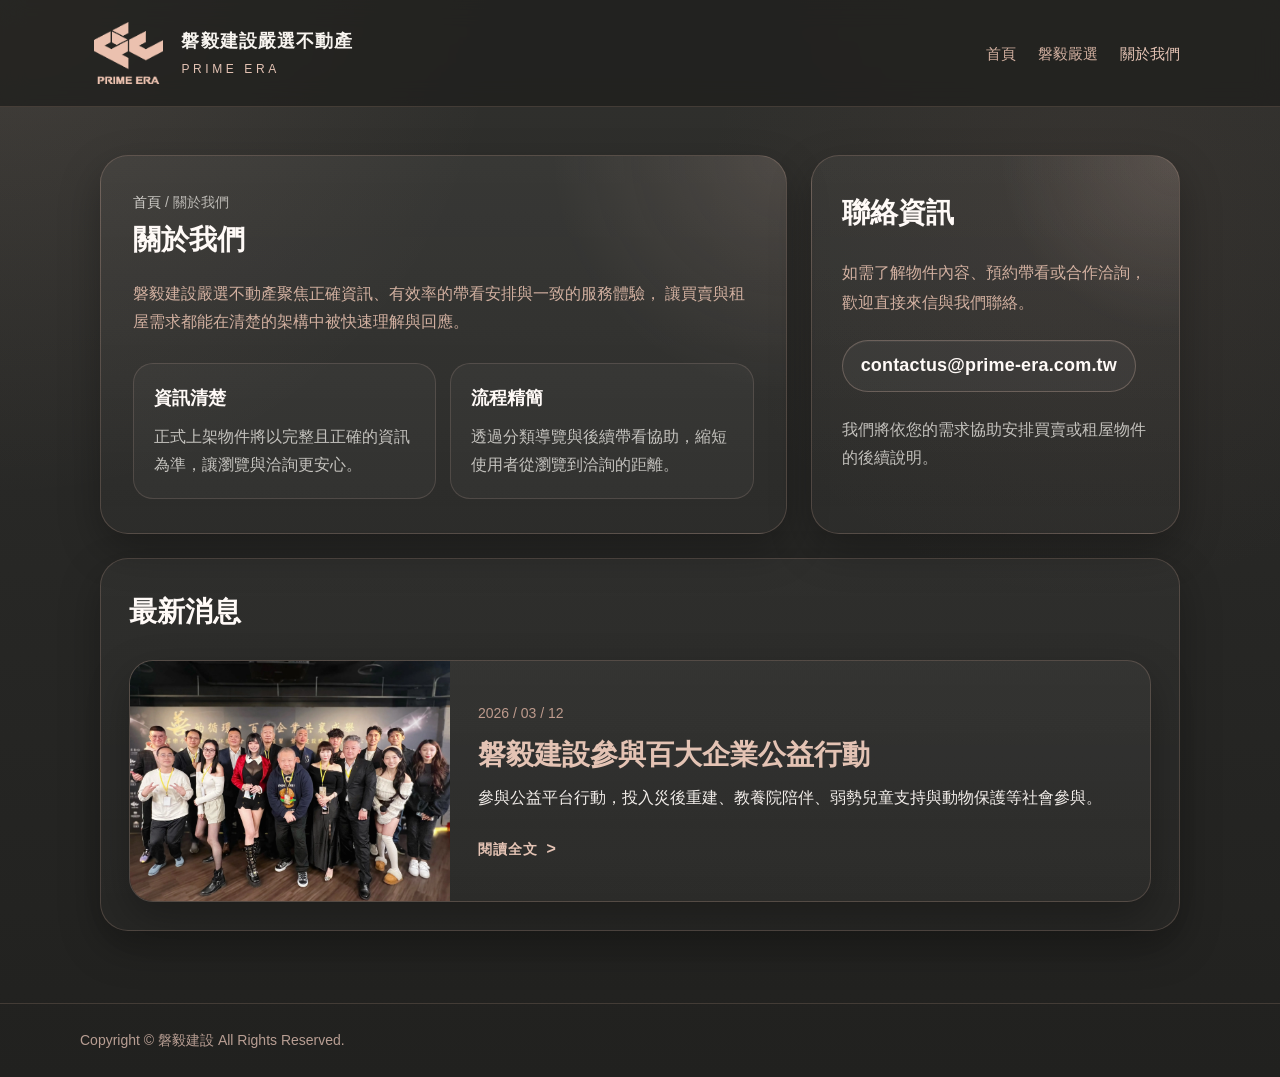
<file: news/index.html>
<!DOCTYPE html>
<html lang="zh-Hant">
<head>
  <meta charset="UTF-8">
  <meta http-equiv="refresh" content="0; url=../about/index.html">
  <meta name="viewport" content="width=device-width, initial-scale=1.0">
  <title>重新導向中｜磐毅建設嚴選不動產</title>
  <link rel="icon" type="image/png" href="../images/favicon.png">
  <link rel="shortcut icon" href="../images/favicon.png">
  <link rel="stylesheet" href="../styles/site.css">
</head>
<body>
  <main class="section" style="padding-top: 72px;">
    <h1 class="section-title">頁面已更新</h1>
    <p class="section-subtitle">
      最新消息已整合至「關於我們」頁面，若未自動跳轉，請前往
      <a href="../about/index.html">關於我們</a>。
    </p>
  </main>
</body>
</html>
</file>
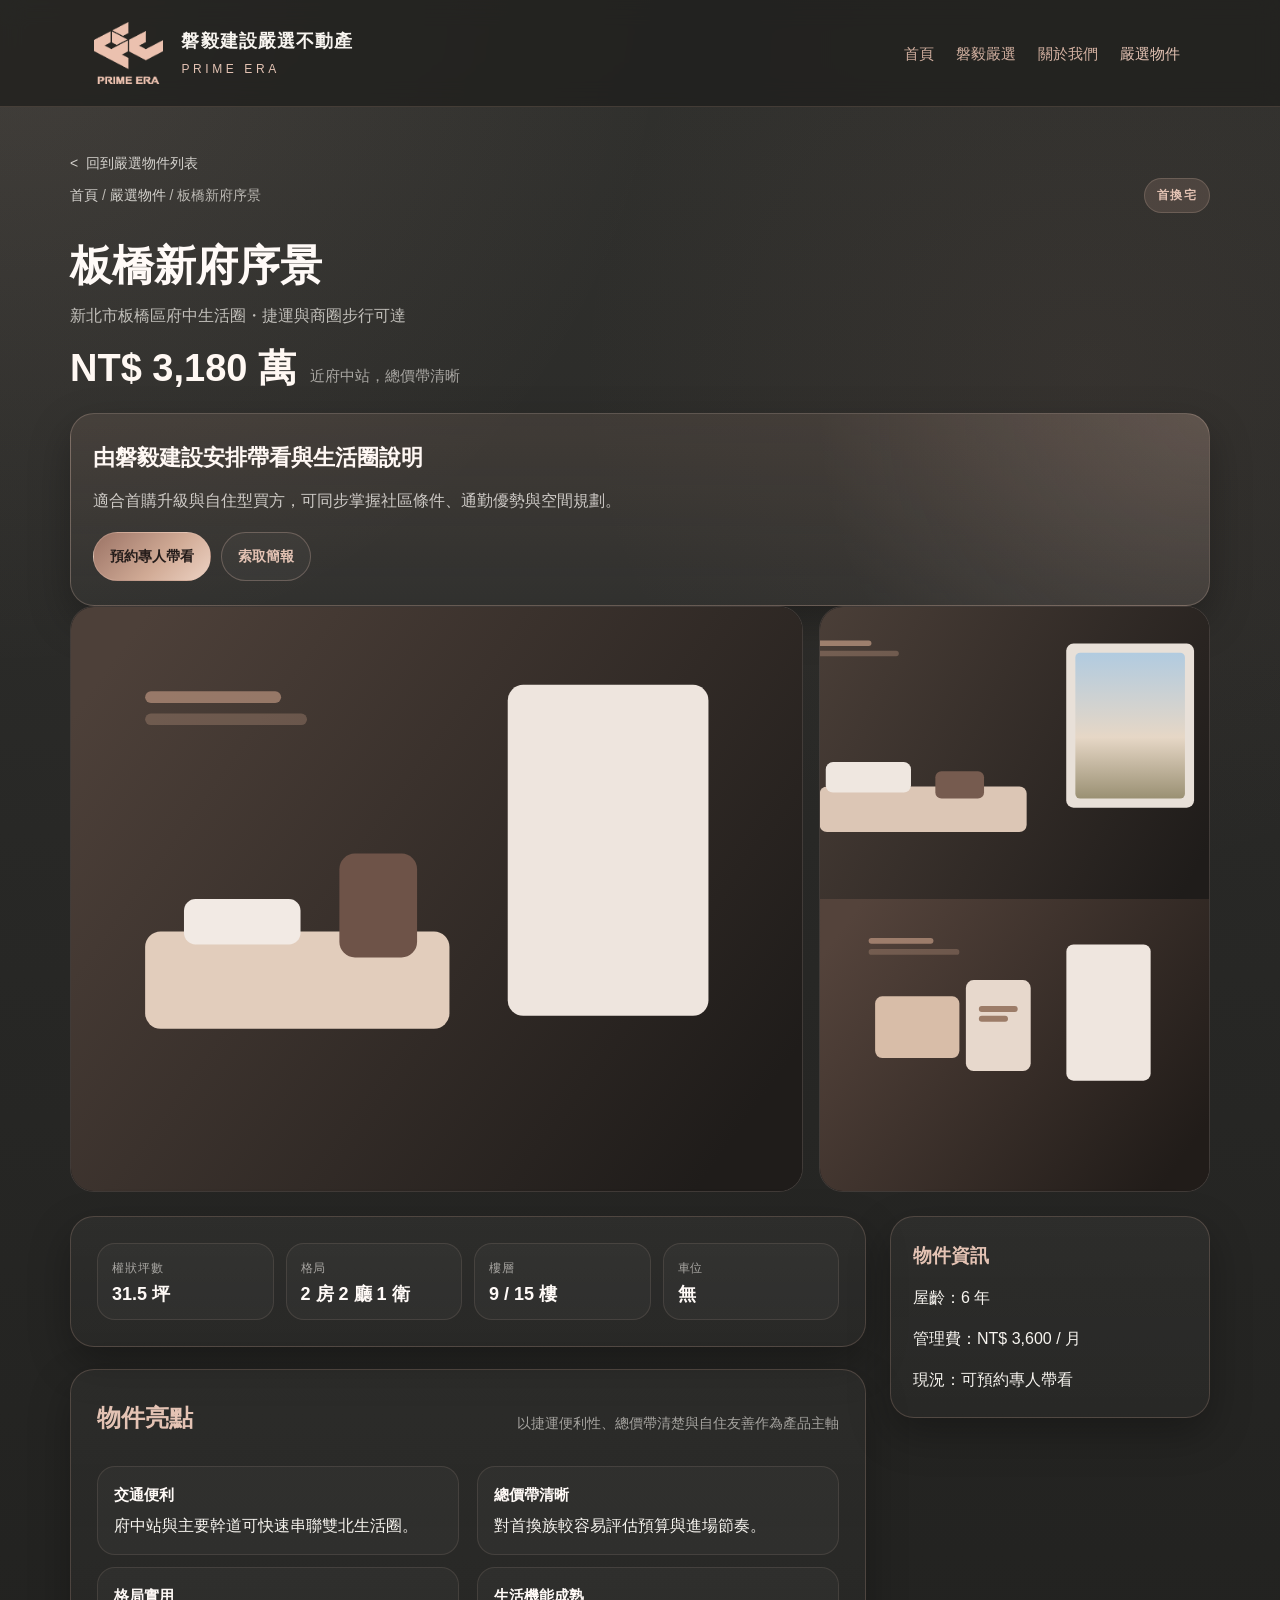
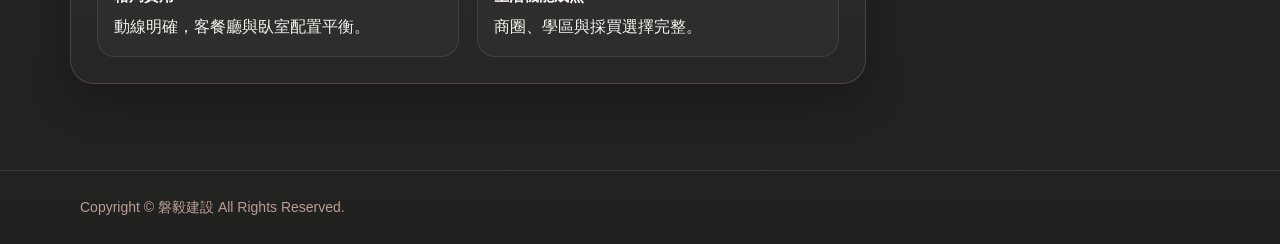
<file: curated-demo/property-banqiao.html>
<!DOCTYPE html>
<html lang="zh-Hant">
<head>
  <meta charset="UTF-8">
  <meta name="viewport" content="width=device-width, initial-scale=1.0">
  <title>板橋新府序景｜磐毅嚴選</title>
  <meta name="description" content="磐毅嚴選精選物件：板橋新府序景。提供完整物件資訊與照片瀏覽。">
  <meta name="robots" content="noindex, nofollow, noarchive">
  <link rel="icon" type="image/png" href="../images/favicon.png">
  <link rel="shortcut icon" href="../images/favicon.png">
  <link rel="stylesheet" href="../styles/site.css">
</head>
<body>
  <header class="site-header">
    <div class="site-header-inner">
      <a class="brand" href="../index.html" aria-label="回到首頁">
        <img src="../images/logo.png" alt="PRIME ERA Logo" class="brand-logo">
        <div class="brand-text">
          <strong>磐毅建設嚴選不動產</strong>
          <span>PRIME ERA</span>
        </div>
      </a>
      <nav class="nav" aria-label="網站導覽">
        <a href="../index.html">首頁</a>
        <a href="../curated/index.html">磐毅嚴選</a>
        <a href="../about/index.html">關於我們</a>
        <a href="index.html" class="active">嚴選物件</a>
      </nav>
    </div>
  </header>
  <main class="detail-shell">
    <a class="back-link" href="index.html">回到嚴選物件列表</a>
    <section class="detail-head">
      <div class="detail-kicker">
        <div class="breadcrumb">
          <a href="../index.html">首頁</a> / <a href="index.html">嚴選物件</a> / 板橋新府序景
        </div>
        <div class="detail-status">首換宅</div>
      </div>
      <div class="detail-title-group">
        <h1>板橋新府序景</h1>
        <div class="detail-address">新北市板橋區府中生活圈・捷運與商圈步行可達</div>
      </div>
      <div class="detail-subline">
        <div class="detail-price">NT$ 3,180 萬</div>
        <div class="detail-price-note">近府中站，總價帶清晰</div>
      </div>
    </section>
    <section class="detail-cta-card">
      <h3>由磐毅建設安排帶看與生活圈說明</h3>
      <p>適合首購升級與自住型買方，可同步掌握社區條件、通勤優勢與空間規劃。</p>
      <div class="detail-cta-actions">
        <a class="detail-cta-primary" href="mailto:contactus@prime-era.com.tw?subject=%E6%9D%BF%E6%A9%8B%E6%96%B0%E5%BA%9C%E5%BA%8F%E6%99%AF%20%E9%A0%90%E7%B4%84%E5%B8%B6%E7%9C%8B">預約專人帶看</a>
        <a class="detail-cta-secondary" href="mailto:contactus@prime-era.com.tw?subject=%E6%9D%BF%E6%A9%8B%E6%96%B0%E5%BA%9C%E5%BA%8F%E6%99%AF%20%E7%B4%A2%E5%8F%96%E7%B0%A1%E5%A0%B1">索取簡報</a>
      </div>
    </section>
    <section class="detail-gallery">
      <div class="detail-hero-media">
        <img src="../images/demo-properties/yonghe-02.svg" alt="板橋新府序景臥室展示圖">
      </div>
      <div class="detail-side-gallery">
        <img src="../images/demo-properties/yonghe-01.svg" alt="板橋新府序景客廳展示圖">
        <img src="../images/demo-properties/yonghe-03.svg" alt="板橋新府序景書桌展示圖">
      </div>
    </section>
    <section class="detail-layout">
      <div class="detail-main">
        <div class="detail-card">
          <div class="detail-facts">
            <div class="detail-fact"><div class="detail-fact-label">權狀坪數</div><div class="detail-fact-value">31.5 坪</div></div>
            <div class="detail-fact"><div class="detail-fact-label">格局</div><div class="detail-fact-value">2 房 2 廳 1 衛</div></div>
            <div class="detail-fact"><div class="detail-fact-label">樓層</div><div class="detail-fact-value">9 / 15 樓</div></div>
            <div class="detail-fact"><div class="detail-fact-label">車位</div><div class="detail-fact-value">無</div></div>
          </div>
        </div>
        <div class="detail-card detail-section">
          <div class="detail-section-header">
            <h2>物件亮點</h2>
            <p>以捷運便利性、總價帶清楚與自住友善作為產品主軸</p>
          </div>
          <div class="detail-list-grid">
            <div class="detail-list-item"><strong>交通便利</strong> 府中站與主要幹道可快速串聯雙北生活圈。</div>
            <div class="detail-list-item"><strong>總價帶清晰</strong> 對首換族較容易評估預算與進場節奏。</div>
            <div class="detail-list-item"><strong>格局實用</strong> 動線明確，客餐廳與臥室配置平衡。</div>
            <div class="detail-list-item"><strong>生活機能成熟</strong> 商圈、學區與採買選擇完整。</div>
          </div>
        </div>
      </div>
      <aside class="detail-side">
        <div class="detail-side-card"><h3>物件資訊</h3><div class="detail-contact"><div>屋齡：6 年</div><div>管理費：NT$ 3,600 / 月</div><div>現況：可預約專人帶看</div></div></div>
      </aside>
    </section>
  </main>
  <footer class="footer"><div class="footer-inner">Copyright © 磐毅建設 All Rights Reserved.</div></footer>
</body>
</html>
</file>
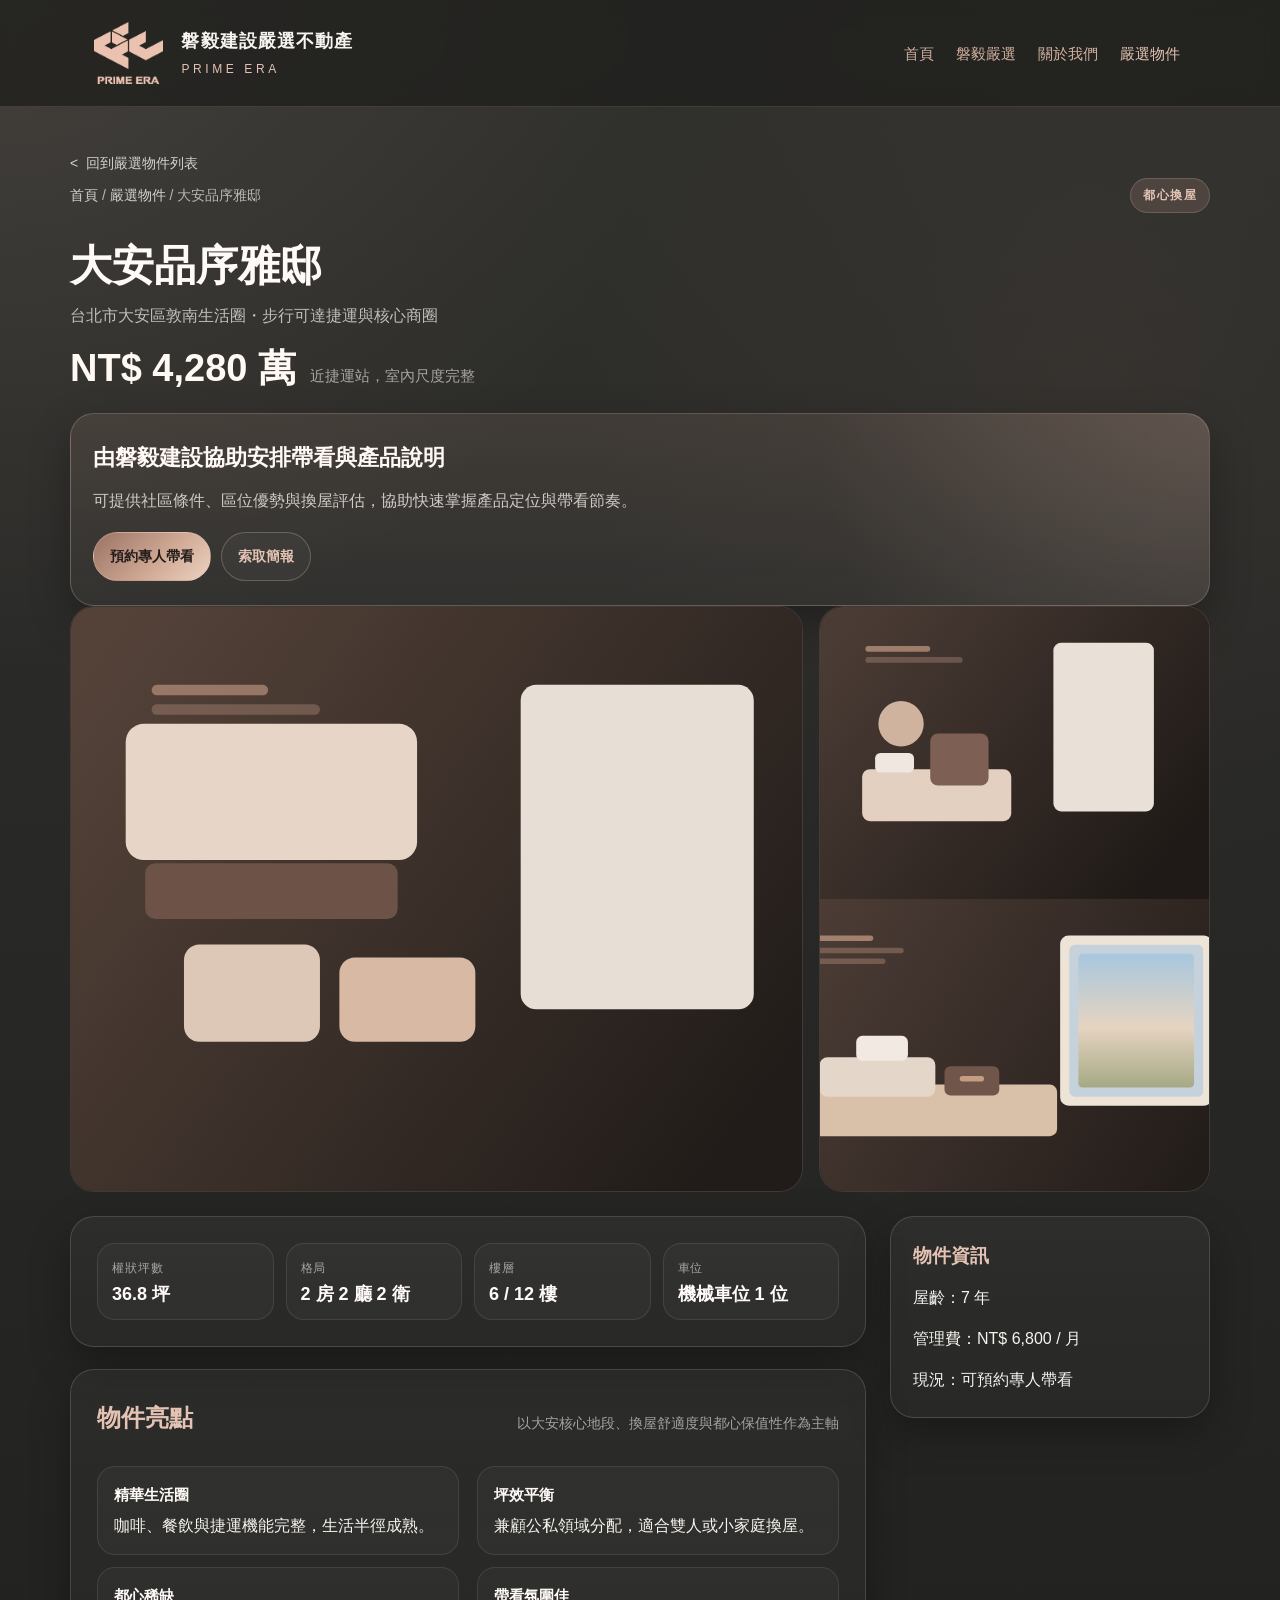
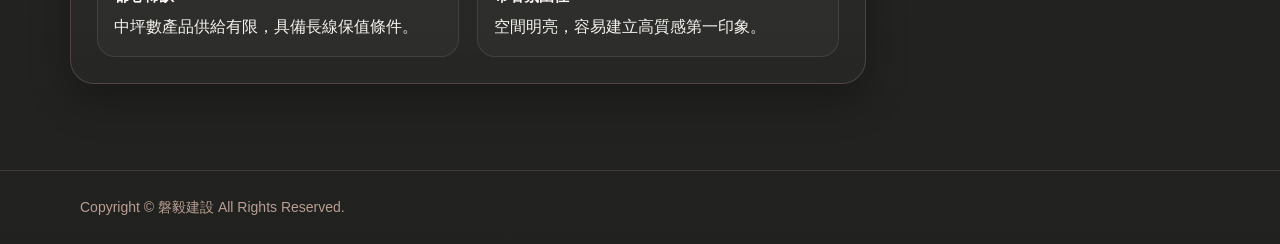
<file: curated-demo/property-daan.html>
<!DOCTYPE html>
<html lang="zh-Hant">
<head>
  <meta charset="UTF-8">
  <meta name="viewport" content="width=device-width, initial-scale=1.0">
  <title>大安品序雅邸｜磐毅嚴選</title>
  <meta name="description" content="磐毅嚴選精選物件：大安品序雅邸。提供完整物件資訊與照片瀏覽。">
  <meta name="robots" content="noindex, nofollow, noarchive">
  <link rel="icon" type="image/png" href="../images/favicon.png">
  <link rel="shortcut icon" href="../images/favicon.png">
  <link rel="stylesheet" href="../styles/site.css">
</head>
<body>
  <header class="site-header">
    <div class="site-header-inner">
      <a class="brand" href="../index.html" aria-label="回到首頁">
        <img src="../images/logo.png" alt="PRIME ERA Logo" class="brand-logo">
        <div class="brand-text">
          <strong>磐毅建設嚴選不動產</strong>
          <span>PRIME ERA</span>
        </div>
      </a>
      <nav class="nav" aria-label="網站導覽">
        <a href="../index.html">首頁</a>
        <a href="../curated/index.html">磐毅嚴選</a>
        <a href="../about/index.html">關於我們</a>
        <a href="index.html" class="active">嚴選物件</a>
      </nav>
    </div>
  </header>
  <main class="detail-shell">
    <a class="back-link" href="index.html">回到嚴選物件列表</a>
    <section class="detail-head">
      <div class="detail-kicker">
        <div class="breadcrumb">
          <a href="../index.html">首頁</a> / <a href="index.html">嚴選物件</a> / 大安品序雅邸
        </div>
        <div class="detail-status">都心換屋</div>
      </div>
      <div class="detail-title-group">
        <h1>大安品序雅邸</h1>
        <div class="detail-address">台北市大安區敦南生活圈・步行可達捷運與核心商圈</div>
      </div>
      <div class="detail-subline">
        <div class="detail-price">NT$ 4,280 萬</div>
        <div class="detail-price-note">近捷運站，室內尺度完整</div>
      </div>
    </section>
    <section class="detail-cta-card">
      <h3>由磐毅建設協助安排帶看與產品說明</h3>
      <p>可提供社區條件、區位優勢與換屋評估，協助快速掌握產品定位與帶看節奏。</p>
      <div class="detail-cta-actions">
        <a class="detail-cta-primary" href="mailto:contactus@prime-era.com.tw?subject=%E5%A4%A7%E5%AE%89%E5%93%81%E5%BA%8F%E9%9B%85%E9%82%B8%20%E9%A0%90%E7%B4%84%E5%B8%B6%E7%9C%8B">預約專人帶看</a>
        <a class="detail-cta-secondary" href="mailto:contactus@prime-era.com.tw?subject=%E5%A4%A7%E5%AE%89%E5%93%81%E5%BA%8F%E9%9B%85%E9%82%B8%20%E7%B4%A2%E5%8F%96%E7%B0%A1%E5%A0%B1">索取簡報</a>
      </div>
    </section>
    <section class="detail-gallery">
      <div class="detail-hero-media">
        <img src="../images/demo-properties/tianmu-02.svg" alt="大安品序雅邸客廳展示圖">
      </div>
      <div class="detail-side-gallery">
        <img src="../images/demo-properties/tianmu-03.svg" alt="大安品序雅邸主臥展示圖">
        <img src="../images/demo-properties/tianmu-01.svg" alt="大安品序雅邸窗景展示圖">
      </div>
    </section>
    <section class="detail-layout">
      <div class="detail-main">
        <div class="detail-card">
          <div class="detail-facts">
            <div class="detail-fact"><div class="detail-fact-label">權狀坪數</div><div class="detail-fact-value">36.8 坪</div></div>
            <div class="detail-fact"><div class="detail-fact-label">格局</div><div class="detail-fact-value">2 房 2 廳 2 衛</div></div>
            <div class="detail-fact"><div class="detail-fact-label">樓層</div><div class="detail-fact-value">6 / 12 樓</div></div>
            <div class="detail-fact"><div class="detail-fact-label">車位</div><div class="detail-fact-value">機械車位 1 位</div></div>
          </div>
        </div>
        <div class="detail-card detail-section">
          <div class="detail-section-header">
            <h2>物件亮點</h2>
            <p>以大安核心地段、換屋舒適度與都心保值性作為主軸</p>
          </div>
          <div class="detail-list-grid">
            <div class="detail-list-item"><strong>精華生活圈</strong> 咖啡、餐飲與捷運機能完整，生活半徑成熟。</div>
            <div class="detail-list-item"><strong>坪效平衡</strong> 兼顧公私領域分配，適合雙人或小家庭換屋。</div>
            <div class="detail-list-item"><strong>都心稀缺</strong> 中坪數產品供給有限，具備長線保值條件。</div>
            <div class="detail-list-item"><strong>帶看氛圍佳</strong> 空間明亮，容易建立高質感第一印象。</div>
          </div>
        </div>
      </div>
      <aside class="detail-side">
        <div class="detail-side-card"><h3>物件資訊</h3><div class="detail-contact"><div>屋齡：7 年</div><div>管理費：NT$ 6,800 / 月</div><div>現況：可預約專人帶看</div></div></div>
      </aside>
    </section>
  </main>
  <footer class="footer"><div class="footer-inner">Copyright © 磐毅建設 All Rights Reserved.</div></footer>
</body>
</html>
</file>
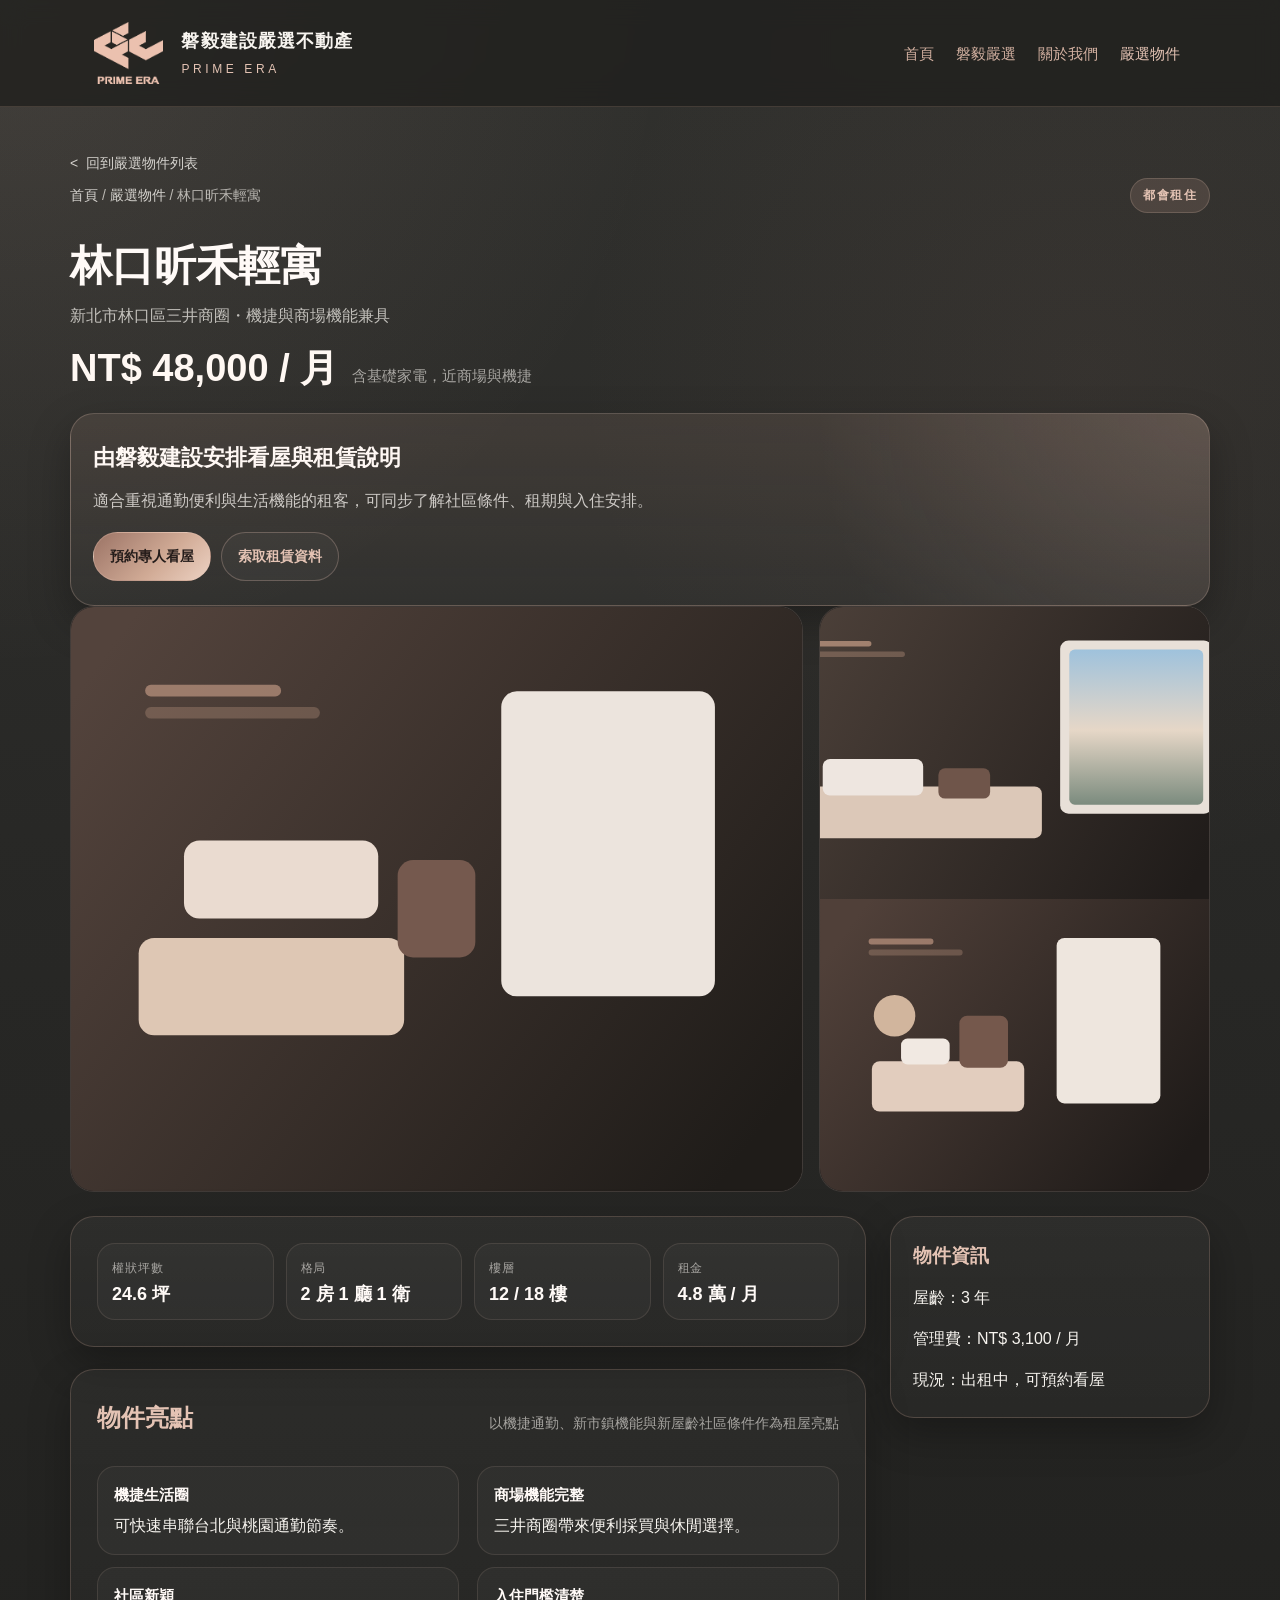
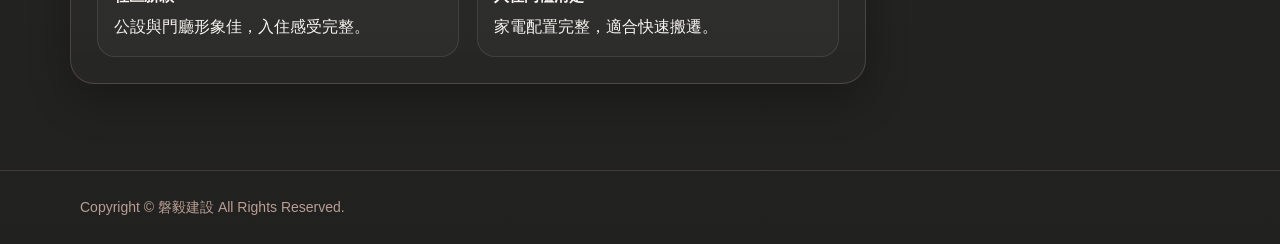
<file: curated-demo/property-linkou.html>
<!DOCTYPE html>
<html lang="zh-Hant">
<head>
  <meta charset="UTF-8">
  <meta name="viewport" content="width=device-width, initial-scale=1.0">
  <title>林口昕禾輕寓｜磐毅嚴選</title>
  <meta name="description" content="磐毅嚴選精選物件：林口昕禾輕寓。提供完整物件資訊與照片瀏覽。">
  <meta name="robots" content="noindex, nofollow, noarchive">
  <link rel="icon" type="image/png" href="../images/favicon.png">
  <link rel="shortcut icon" href="../images/favicon.png">
  <link rel="stylesheet" href="../styles/site.css">
</head>
<body>
  <header class="site-header">
    <div class="site-header-inner">
      <a class="brand" href="../index.html" aria-label="回到首頁">
        <img src="../images/logo.png" alt="PRIME ERA Logo" class="brand-logo">
        <div class="brand-text">
          <strong>磐毅建設嚴選不動產</strong>
          <span>PRIME ERA</span>
        </div>
      </a>
      <nav class="nav" aria-label="網站導覽">
        <a href="../index.html">首頁</a>
        <a href="../curated/index.html">磐毅嚴選</a>
        <a href="../about/index.html">關於我們</a>
        <a href="index.html" class="active">嚴選物件</a>
      </nav>
    </div>
  </header>
  <main class="detail-shell">
    <a class="back-link" href="index.html">回到嚴選物件列表</a>
    <section class="detail-head">
      <div class="detail-kicker">
        <div class="breadcrumb">
          <a href="../index.html">首頁</a> / <a href="index.html">嚴選物件</a> / 林口昕禾輕寓
        </div>
        <div class="detail-status">都會租住</div>
      </div>
      <div class="detail-title-group">
        <h1>林口昕禾輕寓</h1>
        <div class="detail-address">新北市林口區三井商圈・機捷與商場機能兼具</div>
      </div>
      <div class="detail-subline">
        <div class="detail-price">NT$ 48,000 / 月</div>
        <div class="detail-price-note">含基礎家電，近商場與機捷</div>
      </div>
    </section>
    <section class="detail-cta-card">
      <h3>由磐毅建設安排看屋與租賃說明</h3>
      <p>適合重視通勤便利與生活機能的租客，可同步了解社區條件、租期與入住安排。</p>
      <div class="detail-cta-actions">
        <a class="detail-cta-primary" href="mailto:contactus@prime-era.com.tw?subject=%E6%9E%97%E5%8F%A3%E6%98%95%E7%A6%BE%E8%BC%95%E5%AF%93%20%E9%A0%90%E7%B4%84%E7%9C%8B%E5%B1%8B">預約專人看屋</a>
        <a class="detail-cta-secondary" href="mailto:contactus@prime-era.com.tw?subject=%E6%9E%97%E5%8F%A3%E6%98%95%E7%A6%BE%E8%BC%95%E5%AF%93%20%E7%B4%A2%E5%8F%96%E7%A7%9F%E8%B3%83%E8%B3%87%E6%96%99">索取租賃資料</a>
      </div>
    </section>
    <section class="detail-gallery">
      <div class="detail-hero-media">
        <img src="../images/demo-properties/zhubei-02.svg" alt="林口昕禾輕寓起居空間展示圖">
      </div>
      <div class="detail-side-gallery">
        <img src="../images/demo-properties/zhubei-01.svg" alt="林口昕禾輕寓客廳展示圖">
        <img src="../images/demo-properties/zhubei-03.svg" alt="林口昕禾輕寓臥室展示圖">
      </div>
    </section>
    <section class="detail-layout">
      <div class="detail-main">
        <div class="detail-card">
          <div class="detail-facts">
            <div class="detail-fact"><div class="detail-fact-label">權狀坪數</div><div class="detail-fact-value">24.6 坪</div></div>
            <div class="detail-fact"><div class="detail-fact-label">格局</div><div class="detail-fact-value">2 房 1 廳 1 衛</div></div>
            <div class="detail-fact"><div class="detail-fact-label">樓層</div><div class="detail-fact-value">12 / 18 樓</div></div>
            <div class="detail-fact"><div class="detail-fact-label">租金</div><div class="detail-fact-value">4.8 萬 / 月</div></div>
          </div>
        </div>
        <div class="detail-card detail-section">
          <div class="detail-section-header">
            <h2>物件亮點</h2>
            <p>以機捷通勤、新市鎮機能與新屋齡社區條件作為租屋亮點</p>
          </div>
          <div class="detail-list-grid">
            <div class="detail-list-item"><strong>機捷生活圈</strong> 可快速串聯台北與桃園通勤節奏。</div>
            <div class="detail-list-item"><strong>商場機能完整</strong> 三井商圈帶來便利採買與休閒選擇。</div>
            <div class="detail-list-item"><strong>社區新穎</strong> 公設與門廳形象佳，入住感受完整。</div>
            <div class="detail-list-item"><strong>入住門檻清楚</strong> 家電配置完整，適合快速搬遷。</div>
          </div>
        </div>
      </div>
      <aside class="detail-side">
        <div class="detail-side-card"><h3>物件資訊</h3><div class="detail-contact"><div>屋齡：3 年</div><div>管理費：NT$ 3,100 / 月</div><div>現況：出租中，可預約看屋</div></div></div>
      </aside>
    </section>
  </main>
  <footer class="footer"><div class="footer-inner">Copyright © 磐毅建設 All Rights Reserved.</div></footer>
</body>
</html>
</file>
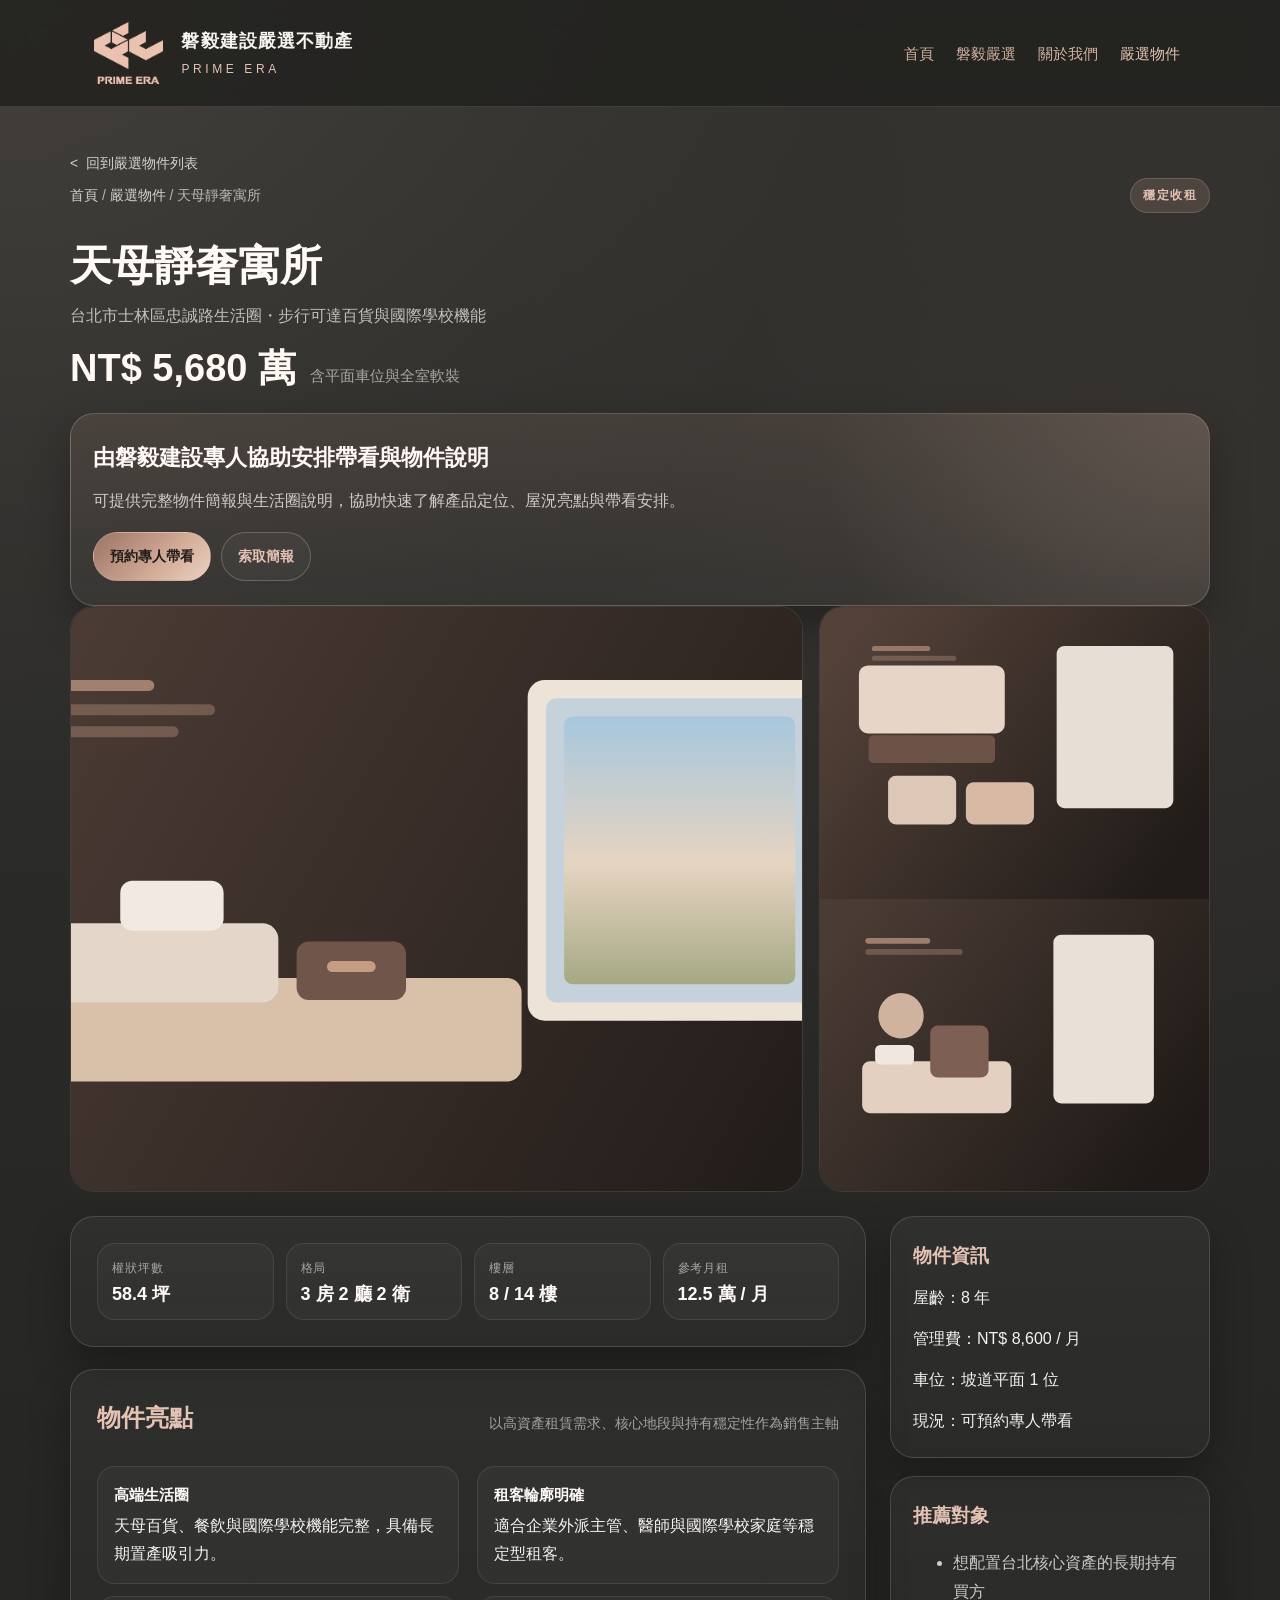
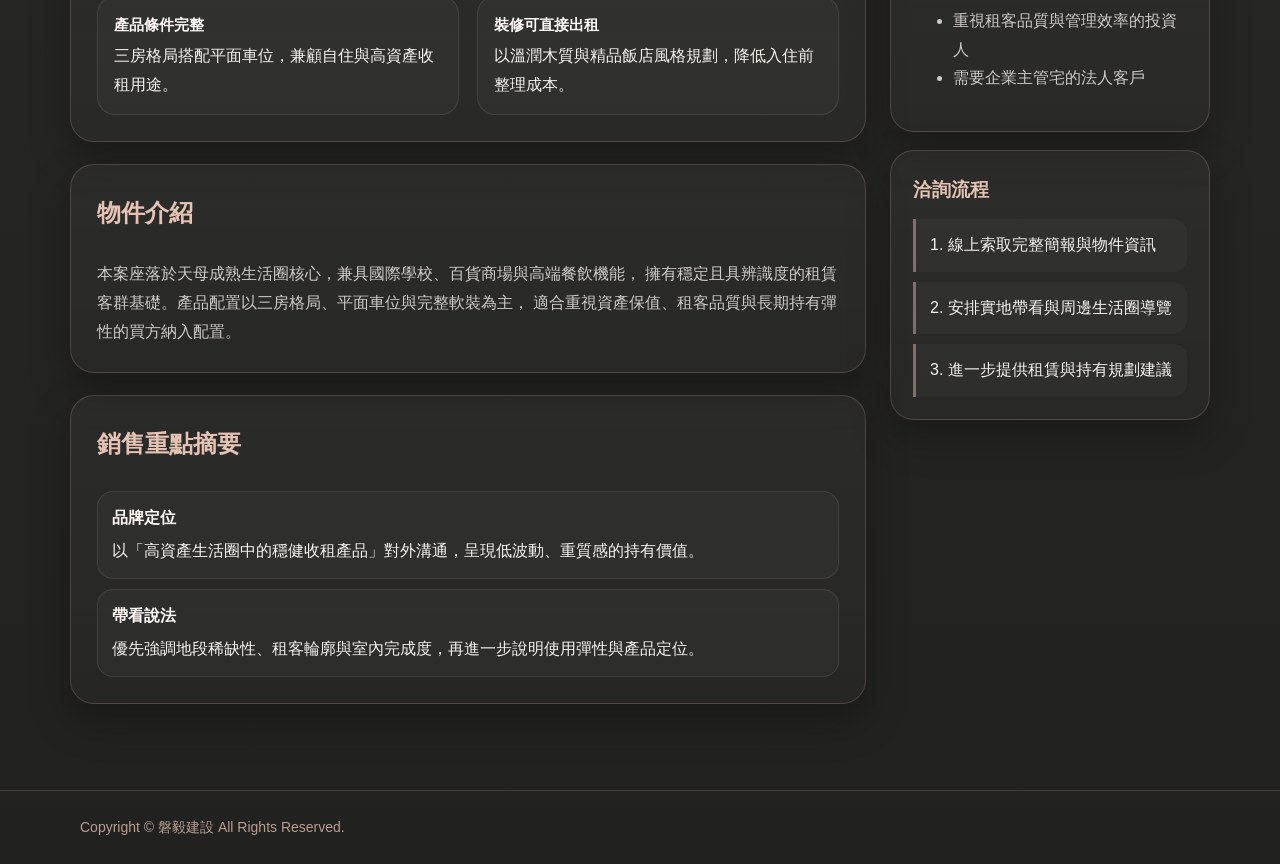
<file: curated-demo/property-tianmu.html>
<!DOCTYPE html>
<html lang="zh-Hant">
<head>
  <meta charset="UTF-8">
  <meta name="viewport" content="width=device-width, initial-scale=1.0">
  <title>天母靜奢寓所｜磐毅嚴選</title>
  <meta name="description" content="磐毅嚴選精選物件：天母靜奢寓所。提供完整物件資訊與照片瀏覽。">
  <meta name="robots" content="noindex, nofollow, noarchive">
  <link rel="icon" type="image/png" href="../images/favicon.png">
  <link rel="shortcut icon" href="../images/favicon.png">
  <link rel="stylesheet" href="../styles/site.css">
</head>
<body>
  <header class="site-header">
    <div class="site-header-inner">
      <a class="brand" href="../index.html" aria-label="回到首頁">
        <img src="../images/logo.png" alt="PRIME ERA Logo" class="brand-logo">
        <div class="brand-text">
          <strong>磐毅建設嚴選不動產</strong>
          <span>PRIME ERA</span>
        </div>
      </a>

      <nav class="nav" aria-label="網站導覽">
        <a href="../index.html">首頁</a>
        <a href="../curated/index.html">磐毅嚴選</a>
        <a href="../about/index.html">關於我們</a>
        <a href="index.html" class="active">嚴選物件</a>
      </nav>
    </div>
  </header>

  <main class="detail-shell">
    <a class="back-link" href="index.html">回到嚴選物件列表</a>

    <section class="detail-head">
      <div class="detail-kicker">
        <div class="breadcrumb">
          <a href="../index.html">首頁</a> / <a href="index.html">嚴選物件</a> / 天母靜奢寓所
        </div>
        <div class="detail-status">穩定收租</div>
      </div>

      <div class="detail-title-group">
        <h1>天母靜奢寓所</h1>
        <div class="detail-address">台北市士林區忠誠路生活圈・步行可達百貨與國際學校機能</div>
      </div>

      <div class="detail-subline">
        <div class="detail-price">NT$ 5,680 萬</div>
        <div class="detail-price-note">含平面車位與全室軟裝</div>
      </div>
    </section>

    <section class="detail-cta-card">
      <h3>由磐毅建設專人協助安排帶看與物件說明</h3>
      <p>可提供完整物件簡報與生活圈說明，協助快速了解產品定位、屋況亮點與帶看安排。</p>
      <div class="detail-cta-actions">
        <a class="detail-cta-primary" href="mailto:contactus@prime-era.com.tw?subject=%E5%A4%A9%E6%AF%8D%E9%9D%9C%E5%A5%A2%E5%AF%93%E6%89%80%20%E9%A0%90%E7%B4%84%E5%B8%B6%E7%9C%8B">預約專人帶看</a>
        <a class="detail-cta-secondary" href="mailto:contactus@prime-era.com.tw?subject=%E5%A4%A9%E6%AF%8D%E9%9D%9C%E5%A5%A2%E5%AF%93%E6%89%80%20%E7%B4%A2%E5%8F%96%E7%B0%A1%E5%A0%B1">索取簡報</a>
      </div>
    </section>

    <section class="detail-gallery">
      <div class="detail-hero-media">
        <img src="../images/demo-properties/tianmu-01.svg" alt="天母靜奢寓所客廳與落地窗展示圖">
      </div>
      <div class="detail-side-gallery">
        <img src="../images/demo-properties/tianmu-02.svg" alt="天母靜奢寓所餐廳與廚房展示圖">
        <img src="../images/demo-properties/tianmu-03.svg" alt="天母靜奢寓所主臥與閱讀角展示圖">
      </div>
    </section>

    <section class="detail-layout">
      <div class="detail-main">
        <div class="detail-card">
          <div class="detail-facts">
            <div class="detail-fact">
              <div class="detail-fact-label">權狀坪數</div>
              <div class="detail-fact-value">58.4 坪</div>
            </div>
            <div class="detail-fact">
              <div class="detail-fact-label">格局</div>
              <div class="detail-fact-value">3 房 2 廳 2 衛</div>
            </div>
            <div class="detail-fact">
              <div class="detail-fact-label">樓層</div>
              <div class="detail-fact-value">8 / 14 樓</div>
            </div>
            <div class="detail-fact">
              <div class="detail-fact-label">參考月租</div>
              <div class="detail-fact-value">12.5 萬 / 月</div>
            </div>
          </div>
        </div>

        <div class="detail-card detail-section">
          <div class="detail-section-header">
            <h2>物件亮點</h2>
            <p>以高資產租賃需求、核心地段與持有穩定性作為銷售主軸</p>
          </div>
          <div class="detail-list-grid">
            <div class="detail-list-item">
              <strong>高端生活圈</strong>
              天母百貨、餐飲與國際學校機能完整，具備長期置產吸引力。
            </div>
            <div class="detail-list-item">
              <strong>租客輪廓明確</strong>
              適合企業外派主管、醫師與國際學校家庭等穩定型租客。
            </div>
            <div class="detail-list-item">
              <strong>產品條件完整</strong>
              三房格局搭配平面車位，兼顧自住與高資產收租用途。
            </div>
            <div class="detail-list-item">
              <strong>裝修可直接出租</strong>
              以溫潤木質與精品飯店風格規劃，降低入住前整理成本。
            </div>
          </div>
        </div>

        <div class="detail-card detail-section">
          <h2>物件介紹</h2>
          <p>
            本案座落於天母成熟生活圈核心，兼具國際學校、百貨商場與高端餐飲機能，
            擁有穩定且具辨識度的租賃客群基礎。產品配置以三房格局、平面車位與完整軟裝為主，
            適合重視資產保值、租客品質與長期持有彈性的買方納入配置。
          </p>
        </div>

        <div class="detail-card detail-section">
          <h2>銷售重點摘要</h2>
          <div class="detail-sales-points">
            <div class="detail-sales-point">
              <strong>品牌定位</strong>
              以「高資產生活圈中的穩健收租產品」對外溝通，呈現低波動、重質感的持有價值。
            </div>
            <div class="detail-sales-point">
              <strong>帶看說法</strong>
              優先強調地段稀缺性、租客輪廓與室內完成度，再進一步說明使用彈性與產品定位。
            </div>
          </div>
        </div>
      </div>

      <aside class="detail-side">
        <div class="detail-side-card">
          <h3>物件資訊</h3>
          <div class="detail-contact">
            <div>屋齡：8 年</div>
            <div>管理費：NT$ 8,600 / 月</div>
            <div>車位：坡道平面 1 位</div>
            <div>現況：可預約專人帶看</div>
          </div>
        </div>

        <div class="detail-side-card">
          <h3>推薦對象</h3>
          <ul>
            <li>想配置台北核心資產的長期持有買方</li>
            <li>重視租客品質與管理效率的投資人</li>
            <li>需要企業主管宅的法人客戶</li>
          </ul>
        </div>

        <div class="detail-side-card">
          <h3>洽詢流程</h3>
          <div class="detail-process">
            <div class="detail-process-step">1. 線上索取完整簡報與物件資訊</div>
            <div class="detail-process-step">2. 安排實地帶看與周邊生活圈導覽</div>
            <div class="detail-process-step">3. 進一步提供租賃與持有規劃建議</div>
          </div>
        </div>
      </aside>
    </section>
  </main>

  <footer class="footer">
    <div class="footer-inner">
      Copyright © 磐毅建設 All Rights Reserved.
    </div>
  </footer>
</body>
</html>
</file>
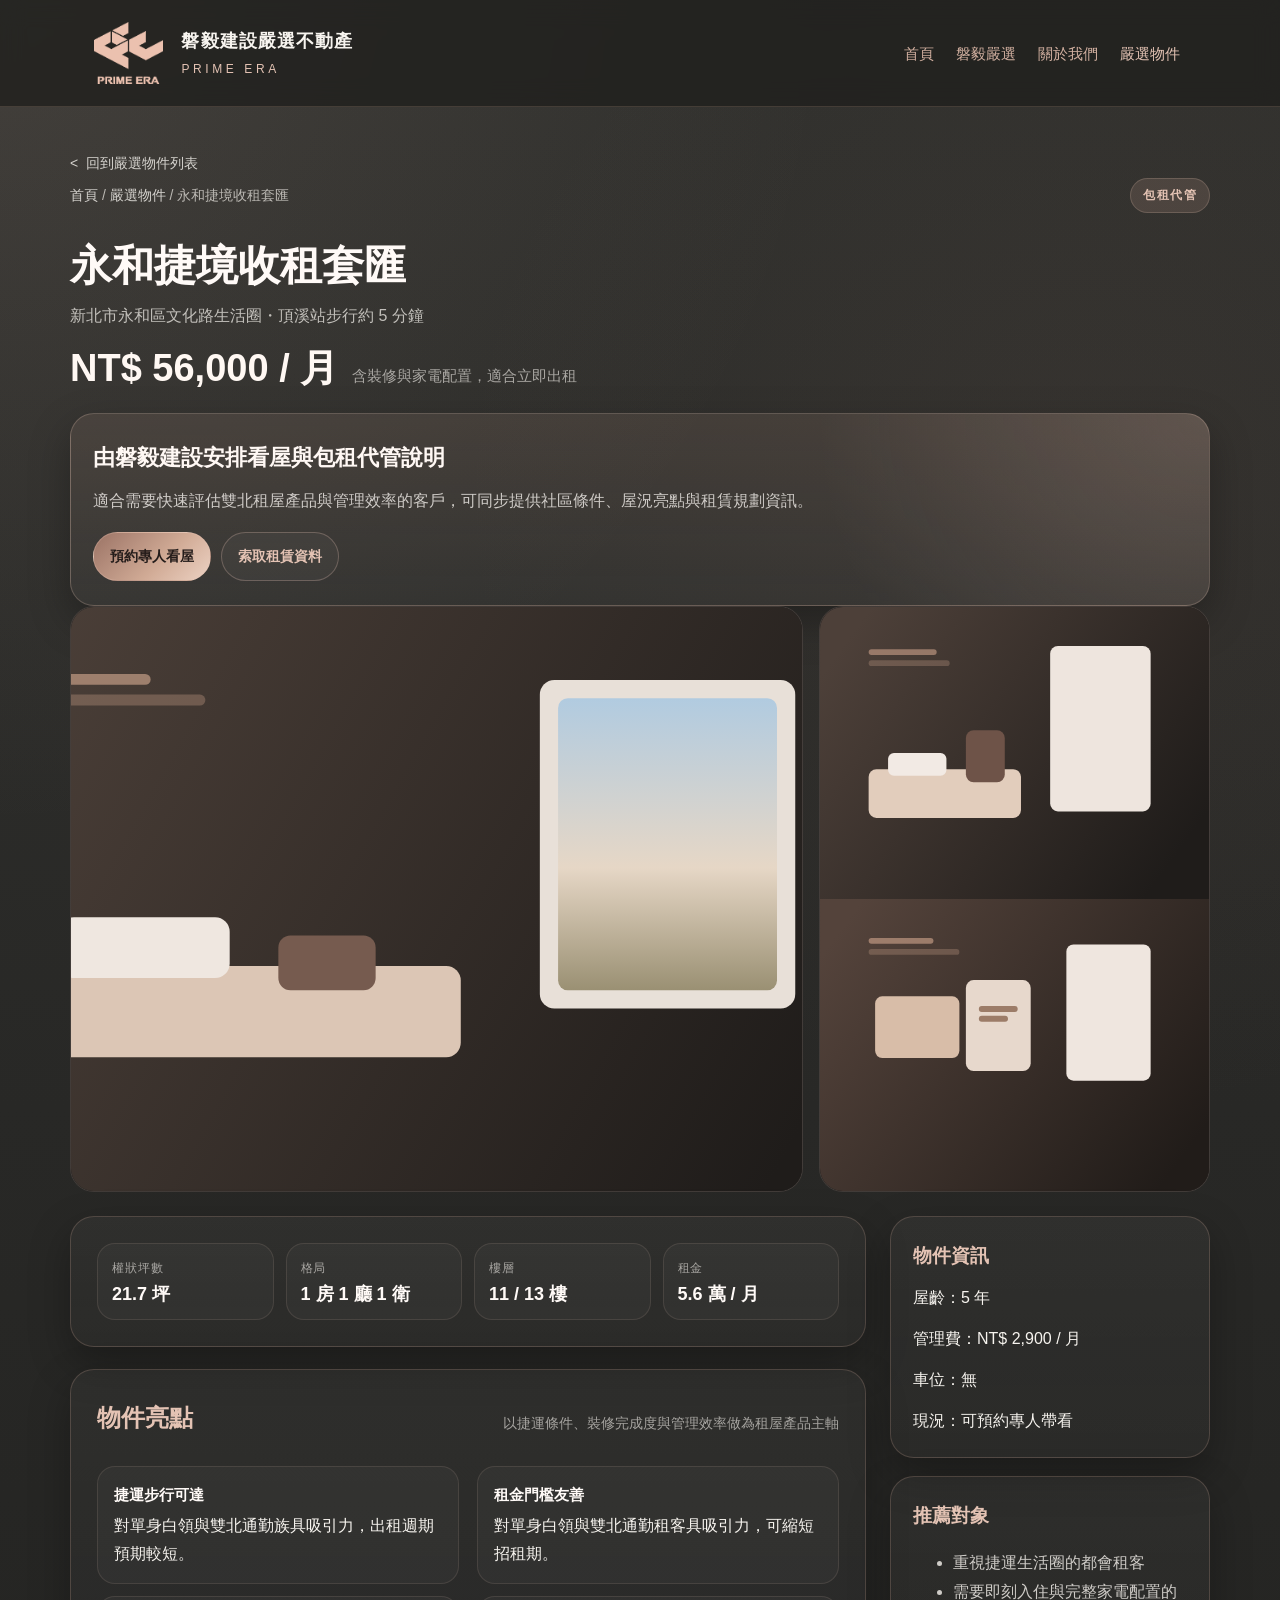
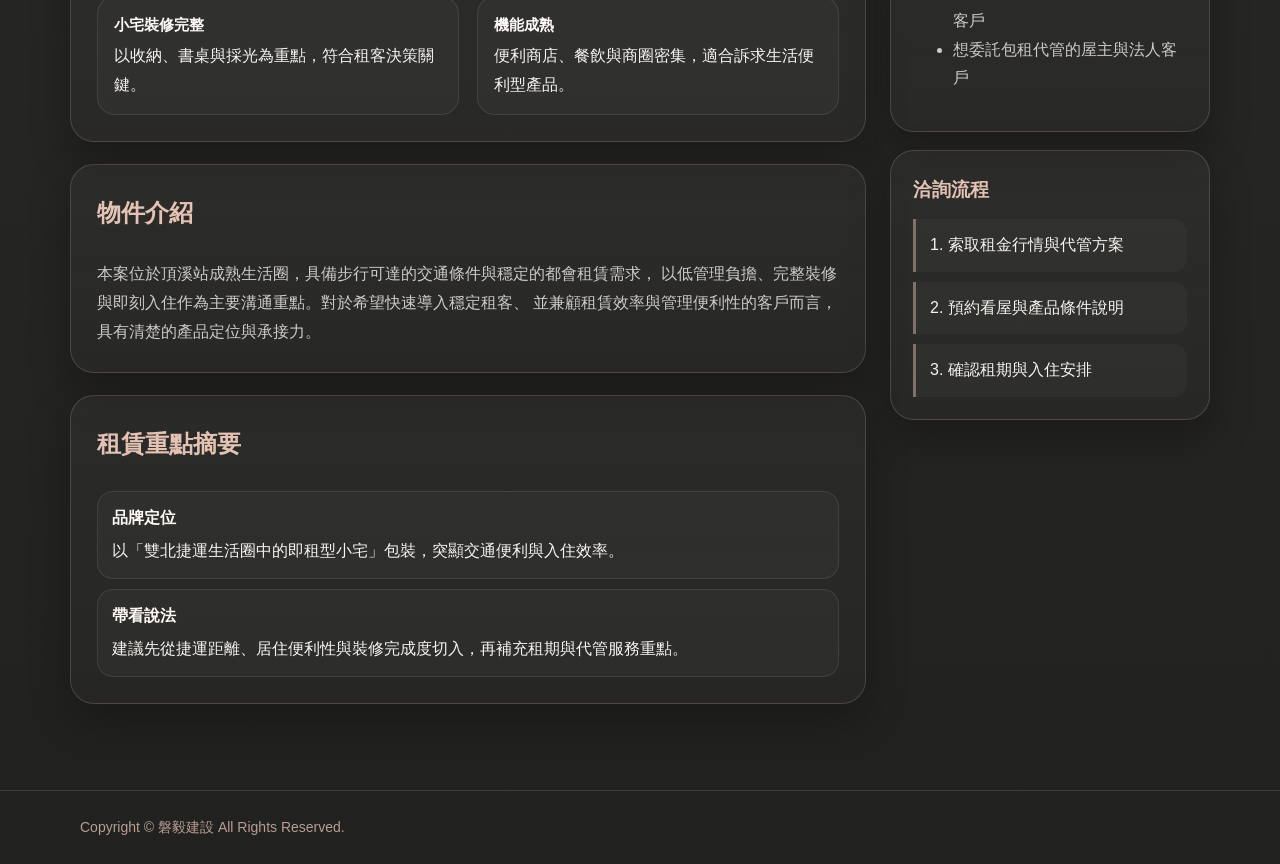
<file: curated-demo/property-yonghe.html>
<!DOCTYPE html>
<html lang="zh-Hant">
<head>
  <meta charset="UTF-8">
  <meta name="viewport" content="width=device-width, initial-scale=1.0">
  <title>永和捷境收租套匯｜磐毅嚴選</title>
  <meta name="description" content="磐毅嚴選精選物件：永和捷境收租套匯。提供完整物件資訊與照片瀏覽。">
  <meta name="robots" content="noindex, nofollow, noarchive">
  <link rel="icon" type="image/png" href="../images/favicon.png">
  <link rel="shortcut icon" href="../images/favicon.png">
  <link rel="stylesheet" href="../styles/site.css">
</head>
<body>
  <header class="site-header">
    <div class="site-header-inner">
      <a class="brand" href="../index.html" aria-label="回到首頁">
        <img src="../images/logo.png" alt="PRIME ERA Logo" class="brand-logo">
        <div class="brand-text">
          <strong>磐毅建設嚴選不動產</strong>
          <span>PRIME ERA</span>
        </div>
      </a>

      <nav class="nav" aria-label="網站導覽">
        <a href="../index.html">首頁</a>
        <a href="../curated/index.html">磐毅嚴選</a>
        <a href="../about/index.html">關於我們</a>
        <a href="index.html" class="active">嚴選物件</a>
      </nav>
    </div>
  </header>

  <main class="detail-shell">
    <a class="back-link" href="index.html">回到嚴選物件列表</a>

    <section class="detail-head">
      <div class="detail-kicker">
        <div class="breadcrumb">
          <a href="../index.html">首頁</a> / <a href="index.html">嚴選物件</a> / 永和捷境收租套匯
        </div>
        <div class="detail-status">包租代管</div>
      </div>

      <div class="detail-title-group">
        <h1>永和捷境收租套匯</h1>
        <div class="detail-address">新北市永和區文化路生活圈・頂溪站步行約 5 分鐘</div>
      </div>

      <div class="detail-subline">
        <div class="detail-price">NT$ 56,000 / 月</div>
        <div class="detail-price-note">含裝修與家電配置，適合立即出租</div>
      </div>
    </section>

    <section class="detail-cta-card">
      <h3>由磐毅建設安排看屋與包租代管說明</h3>
      <p>適合需要快速評估雙北租屋產品與管理效率的客戶，可同步提供社區條件、屋況亮點與租賃規劃資訊。</p>
      <div class="detail-cta-actions">
        <a class="detail-cta-primary" href="mailto:contactus@prime-era.com.tw?subject=%E6%B0%B8%E5%92%8C%E6%8D%B7%E5%A2%83%E6%94%B6%E7%A7%9F%E5%A5%97%E5%8C%AF%20%E9%A0%90%E7%B4%84%E7%9C%8B%E5%B1%8B">預約專人看屋</a>
        <a class="detail-cta-secondary" href="mailto:contactus@prime-era.com.tw?subject=%E6%B0%B8%E5%92%8C%E6%8D%B7%E5%A2%83%E6%94%B6%E7%A7%9F%E5%A5%97%E5%8C%AF%20%E7%B4%A2%E5%8F%96%E7%A7%9F%E8%B3%83%E8%B3%87%E6%96%99">索取租賃資料</a>
      </div>
    </section>

    <section class="detail-gallery">
      <div class="detail-hero-media">
        <img src="../images/demo-properties/yonghe-01.svg" alt="永和捷境收租套匯客廳與窗景展示圖">
      </div>
      <div class="detail-side-gallery">
        <img src="../images/demo-properties/yonghe-02.svg" alt="永和捷境收租套匯臥室展示圖">
        <img src="../images/demo-properties/yonghe-03.svg" alt="永和捷境收租套匯書桌與收納展示圖">
      </div>
    </section>

    <section class="detail-layout">
      <div class="detail-main">
        <div class="detail-card">
          <div class="detail-facts">
            <div class="detail-fact">
              <div class="detail-fact-label">權狀坪數</div>
              <div class="detail-fact-value">21.7 坪</div>
            </div>
            <div class="detail-fact">
              <div class="detail-fact-label">格局</div>
              <div class="detail-fact-value">1 房 1 廳 1 衛</div>
            </div>
            <div class="detail-fact">
              <div class="detail-fact-label">樓層</div>
              <div class="detail-fact-value">11 / 13 樓</div>
            </div>
            <div class="detail-fact">
              <div class="detail-fact-label">租金</div>
              <div class="detail-fact-value">5.6 萬 / 月</div>
            </div>
          </div>
        </div>

        <div class="detail-card detail-section">
          <div class="detail-section-header">
            <h2>物件亮點</h2>
            <p>以捷運條件、裝修完成度與管理效率做為租屋產品主軸</p>
          </div>
          <div class="detail-list-grid">
            <div class="detail-list-item">
              <strong>捷運步行可達</strong>
              對單身白領與雙北通勤族具吸引力，出租週期預期較短。
            </div>
            <div class="detail-list-item">
              <strong>租金門檻友善</strong>
              對單身白領與雙北通勤租客具吸引力，可縮短招租期。
            </div>
            <div class="detail-list-item">
              <strong>小宅裝修完整</strong>
              以收納、書桌與採光為重點，符合租客決策關鍵。
            </div>
            <div class="detail-list-item">
              <strong>機能成熟</strong>
              便利商店、餐飲與商圈密集，適合訴求生活便利型產品。
            </div>
          </div>
        </div>

        <div class="detail-card detail-section">
          <h2>物件介紹</h2>
          <p>
            本案位於頂溪站成熟生活圈，具備步行可達的交通條件與穩定的都會租賃需求，
            以低管理負擔、完整裝修與即刻入住作為主要溝通重點。對於希望快速導入穩定租客、
            並兼顧租賃效率與管理便利性的客戶而言，具有清楚的產品定位與承接力。
          </p>
        </div>

        <div class="detail-card detail-section">
          <h2>租賃重點摘要</h2>
          <div class="detail-sales-points">
            <div class="detail-sales-point">
              <strong>品牌定位</strong>
              以「雙北捷運生活圈中的即租型小宅」包裝，突顯交通便利與入住效率。
            </div>
            <div class="detail-sales-point">
              <strong>帶看說法</strong>
              建議先從捷運距離、居住便利性與裝修完成度切入，再補充租期與代管服務重點。
            </div>
          </div>
        </div>
      </div>

      <aside class="detail-side">
        <div class="detail-side-card">
          <h3>物件資訊</h3>
          <div class="detail-contact">
            <div>屋齡：5 年</div>
            <div>管理費：NT$ 2,900 / 月</div>
            <div>車位：無</div>
            <div>現況：可預約專人帶看</div>
          </div>
        </div>

        <div class="detail-side-card">
          <h3>推薦對象</h3>
          <ul>
            <li>重視捷運生活圈的都會租客</li>
            <li>需要即刻入住與完整家電配置的客戶</li>
            <li>想委託包租代管的屋主與法人客戶</li>
          </ul>
        </div>

        <div class="detail-side-card">
          <h3>洽詢流程</h3>
          <div class="detail-process">
            <div class="detail-process-step">1. 索取租金行情與代管方案</div>
            <div class="detail-process-step">2. 預約看屋與產品條件說明</div>
            <div class="detail-process-step">3. 確認租期與入住安排</div>
          </div>
        </div>
      </aside>
    </section>
  </main>

  <footer class="footer">
    <div class="footer-inner">
      Copyright © 磐毅建設 All Rights Reserved.
    </div>
  </footer>
</body>
</html>
</file>
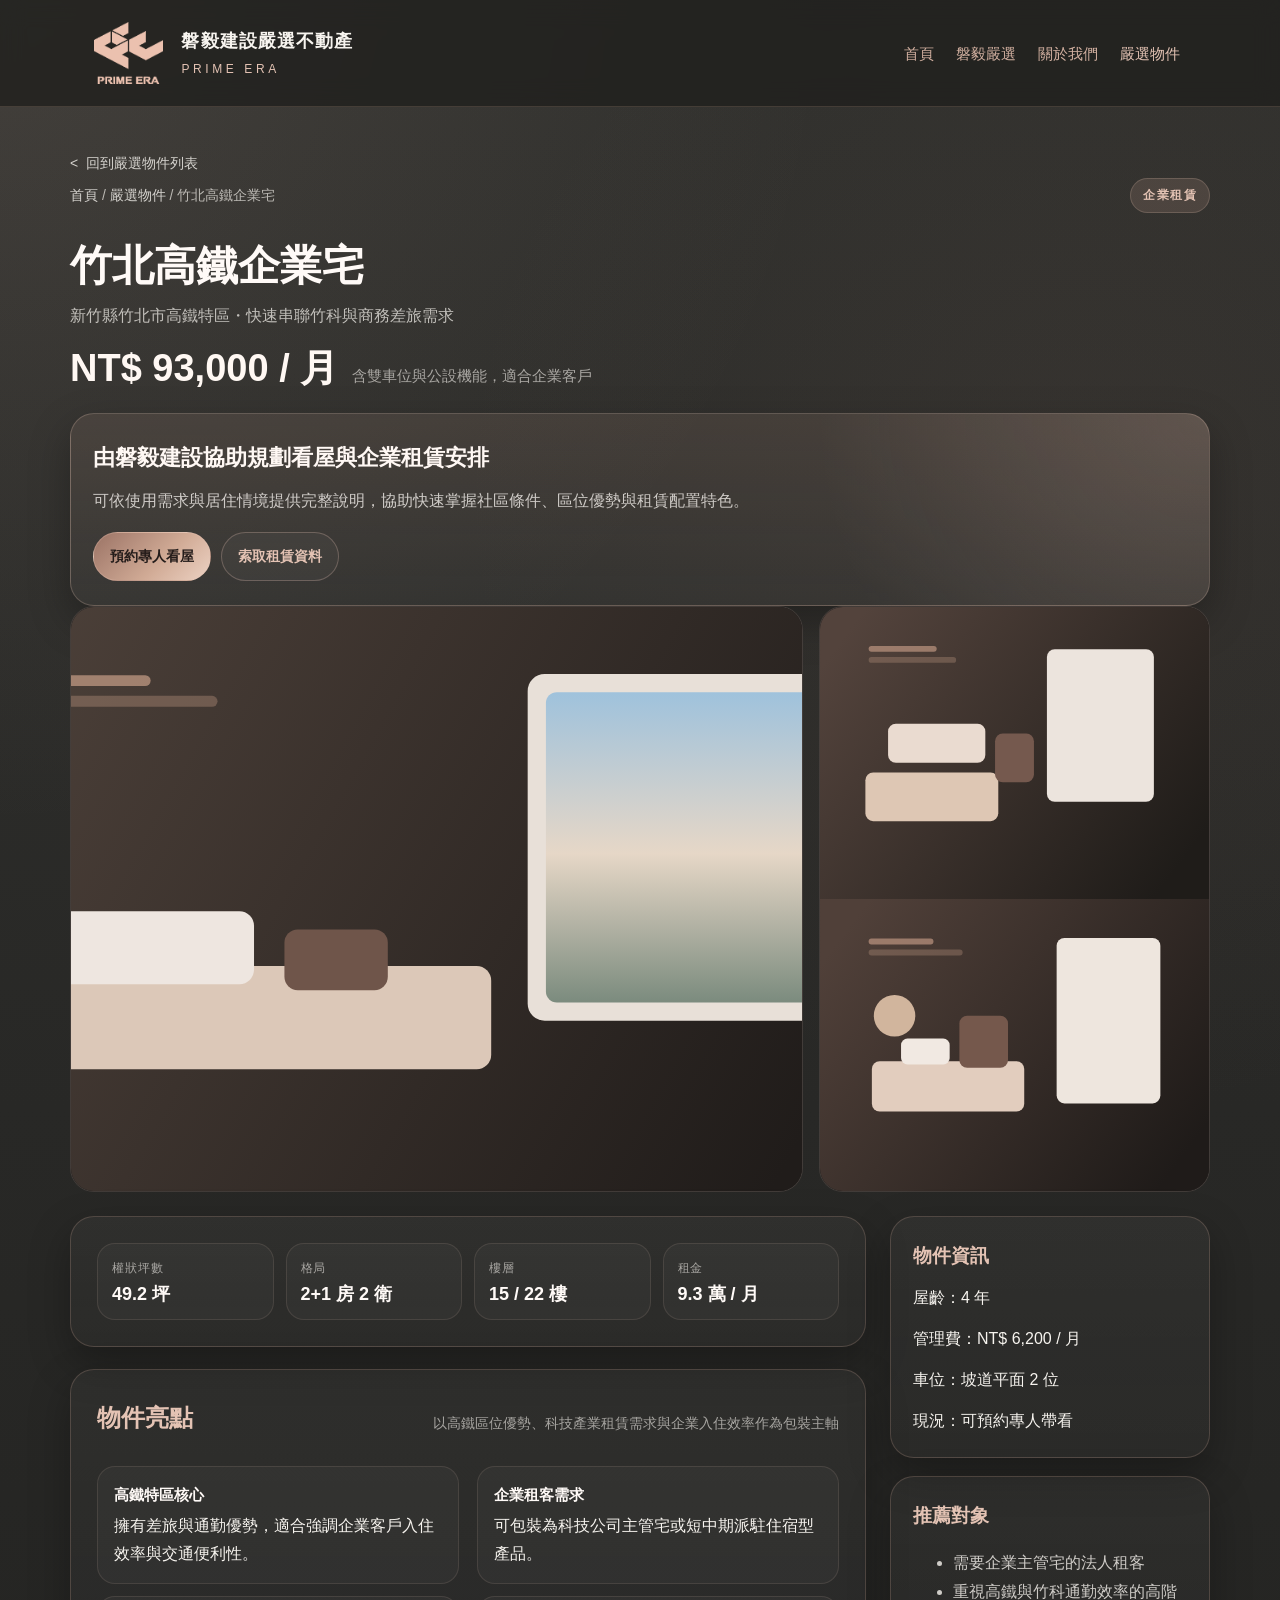
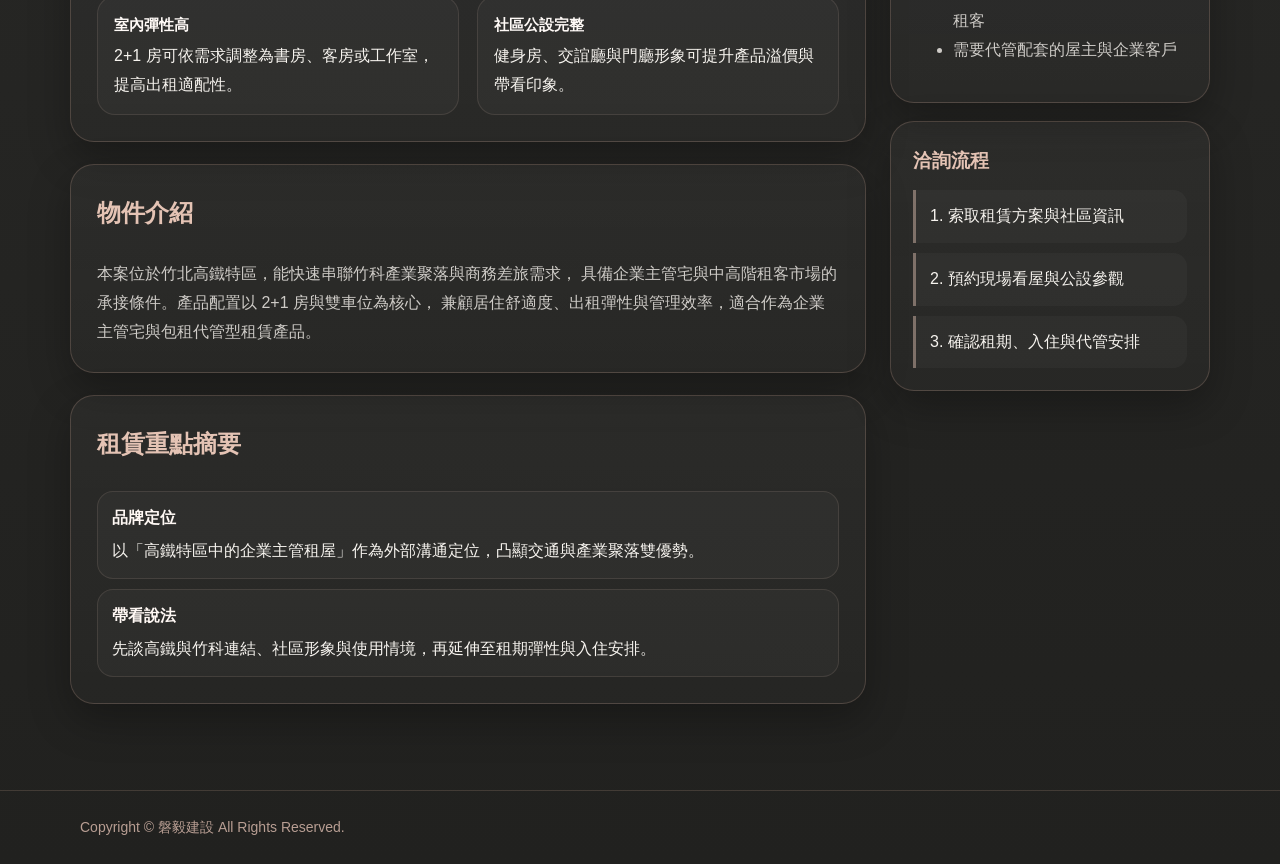
<file: curated-demo/property-zhubei.html>
<!DOCTYPE html>
<html lang="zh-Hant">
<head>
  <meta charset="UTF-8">
  <meta name="viewport" content="width=device-width, initial-scale=1.0">
  <title>竹北高鐵企業宅｜磐毅嚴選</title>
  <meta name="description" content="磐毅嚴選精選物件：竹北高鐵企業宅。提供完整物件資訊與照片瀏覽。">
  <meta name="robots" content="noindex, nofollow, noarchive">
  <link rel="icon" type="image/png" href="../images/favicon.png">
  <link rel="shortcut icon" href="../images/favicon.png">
  <link rel="stylesheet" href="../styles/site.css">
</head>
<body>
  <header class="site-header">
    <div class="site-header-inner">
      <a class="brand" href="../index.html" aria-label="回到首頁">
        <img src="../images/logo.png" alt="PRIME ERA Logo" class="brand-logo">
        <div class="brand-text">
          <strong>磐毅建設嚴選不動產</strong>
          <span>PRIME ERA</span>
        </div>
      </a>

      <nav class="nav" aria-label="網站導覽">
        <a href="../index.html">首頁</a>
        <a href="../curated/index.html">磐毅嚴選</a>
        <a href="../about/index.html">關於我們</a>
        <a href="index.html" class="active">嚴選物件</a>
      </nav>
    </div>
  </header>

  <main class="detail-shell">
    <a class="back-link" href="index.html">回到嚴選物件列表</a>

    <section class="detail-head">
      <div class="detail-kicker">
        <div class="breadcrumb">
          <a href="../index.html">首頁</a> / <a href="index.html">嚴選物件</a> / 竹北高鐵企業宅
        </div>
        <div class="detail-status">企業租賃</div>
      </div>

      <div class="detail-title-group">
        <h1>竹北高鐵企業宅</h1>
        <div class="detail-address">新竹縣竹北市高鐵特區・快速串聯竹科與商務差旅需求</div>
      </div>

      <div class="detail-subline">
        <div class="detail-price">NT$ 93,000 / 月</div>
        <div class="detail-price-note">含雙車位與公設機能，適合企業客戶</div>
      </div>
    </section>

    <section class="detail-cta-card">
      <h3>由磐毅建設協助規劃看屋與企業租賃安排</h3>
      <p>可依使用需求與居住情境提供完整說明，協助快速掌握社區條件、區位優勢與租賃配置特色。</p>
      <div class="detail-cta-actions">
        <a class="detail-cta-primary" href="mailto:contactus@prime-era.com.tw?subject=%E7%AB%B9%E5%8C%97%E9%AB%98%E9%90%B5%E4%BC%81%E6%A5%AD%E5%AE%85%20%E9%A0%90%E7%B4%84%E7%9C%8B%E5%B1%8B">預約專人看屋</a>
        <a class="detail-cta-secondary" href="mailto:contactus@prime-era.com.tw?subject=%E7%AB%B9%E5%8C%97%E9%AB%98%E9%90%B5%E4%BC%81%E6%A5%AD%E5%AE%85%20%E7%B4%A2%E5%8F%96%E7%A7%9F%E8%B3%83%E8%B3%87%E6%96%99">索取租賃資料</a>
      </div>
    </section>

    <section class="detail-gallery">
      <div class="detail-hero-media">
        <img src="../images/demo-properties/zhubei-01.svg" alt="竹北高鐵企業宅客廳與窗景展示圖">
      </div>
      <div class="detail-side-gallery">
        <img src="../images/demo-properties/zhubei-02.svg" alt="竹北高鐵企業宅餐廚空間展示圖">
        <img src="../images/demo-properties/zhubei-03.svg" alt="竹北高鐵企業宅主臥與夜景展示圖">
      </div>
    </section>

    <section class="detail-layout">
      <div class="detail-main">
        <div class="detail-card">
          <div class="detail-facts">
            <div class="detail-fact">
              <div class="detail-fact-label">權狀坪數</div>
              <div class="detail-fact-value">49.2 坪</div>
            </div>
            <div class="detail-fact">
              <div class="detail-fact-label">格局</div>
              <div class="detail-fact-value">2+1 房 2 衛</div>
            </div>
            <div class="detail-fact">
              <div class="detail-fact-label">樓層</div>
              <div class="detail-fact-value">15 / 22 樓</div>
            </div>
            <div class="detail-fact">
              <div class="detail-fact-label">租金</div>
              <div class="detail-fact-value">9.3 萬 / 月</div>
            </div>
          </div>
        </div>

        <div class="detail-card detail-section">
          <div class="detail-section-header">
            <h2>物件亮點</h2>
            <p>以高鐵區位優勢、科技產業租賃需求與企業入住效率作為包裝主軸</p>
          </div>
          <div class="detail-list-grid">
            <div class="detail-list-item">
              <strong>高鐵特區核心</strong>
              擁有差旅與通勤優勢，適合強調企業客戶入住效率與交通便利性。
            </div>
            <div class="detail-list-item">
              <strong>企業租客需求</strong>
              可包裝為科技公司主管宅或短中期派駐住宿型產品。
            </div>
            <div class="detail-list-item">
              <strong>室內彈性高</strong>
              2+1 房可依需求調整為書房、客房或工作室，提高出租適配性。
            </div>
            <div class="detail-list-item">
              <strong>社區公設完整</strong>
              健身房、交誼廳與門廳形象可提升產品溢價與帶看印象。
            </div>
          </div>
        </div>

        <div class="detail-card detail-section">
          <h2>物件介紹</h2>
          <p>
            本案位於竹北高鐵特區，能快速串聯竹科產業聚落與商務差旅需求，
            具備企業主管宅與中高階租客市場的承接條件。產品配置以 2+1 房與雙車位為核心，
            兼顧居住舒適度、出租彈性與管理效率，適合作為企業主管宅與包租代管型租賃產品。
          </p>
        </div>

        <div class="detail-card detail-section">
          <h2>租賃重點摘要</h2>
          <div class="detail-sales-points">
            <div class="detail-sales-point">
              <strong>品牌定位</strong>
              以「高鐵特區中的企業主管租屋」作為外部溝通定位，凸顯交通與產業聚落雙優勢。
            </div>
            <div class="detail-sales-point">
              <strong>帶看說法</strong>
              先談高鐵與竹科連結、社區形象與使用情境，再延伸至租期彈性與入住安排。
            </div>
          </div>
        </div>
      </div>

      <aside class="detail-side">
        <div class="detail-side-card">
          <h3>物件資訊</h3>
          <div class="detail-contact">
            <div>屋齡：4 年</div>
            <div>管理費：NT$ 6,200 / 月</div>
            <div>車位：坡道平面 2 位</div>
            <div>現況：可預約專人帶看</div>
          </div>
        </div>

        <div class="detail-side-card">
          <h3>推薦對象</h3>
          <ul>
            <li>需要企業主管宅的法人租客</li>
            <li>重視高鐵與竹科通勤效率的高階租客</li>
            <li>需要代管配套的屋主與企業客戶</li>
          </ul>
        </div>

        <div class="detail-side-card">
          <h3>洽詢流程</h3>
          <div class="detail-process">
            <div class="detail-process-step">1. 索取租賃方案與社區資訊</div>
            <div class="detail-process-step">2. 預約現場看屋與公設參觀</div>
            <div class="detail-process-step">3. 確認租期、入住與代管安排</div>
          </div>
        </div>
      </aside>
    </section>
  </main>

  <footer class="footer">
    <div class="footer-inner">
      Copyright © 磐毅建設 All Rights Reserved.
    </div>
  </footer>
</body>
</html>
</file>
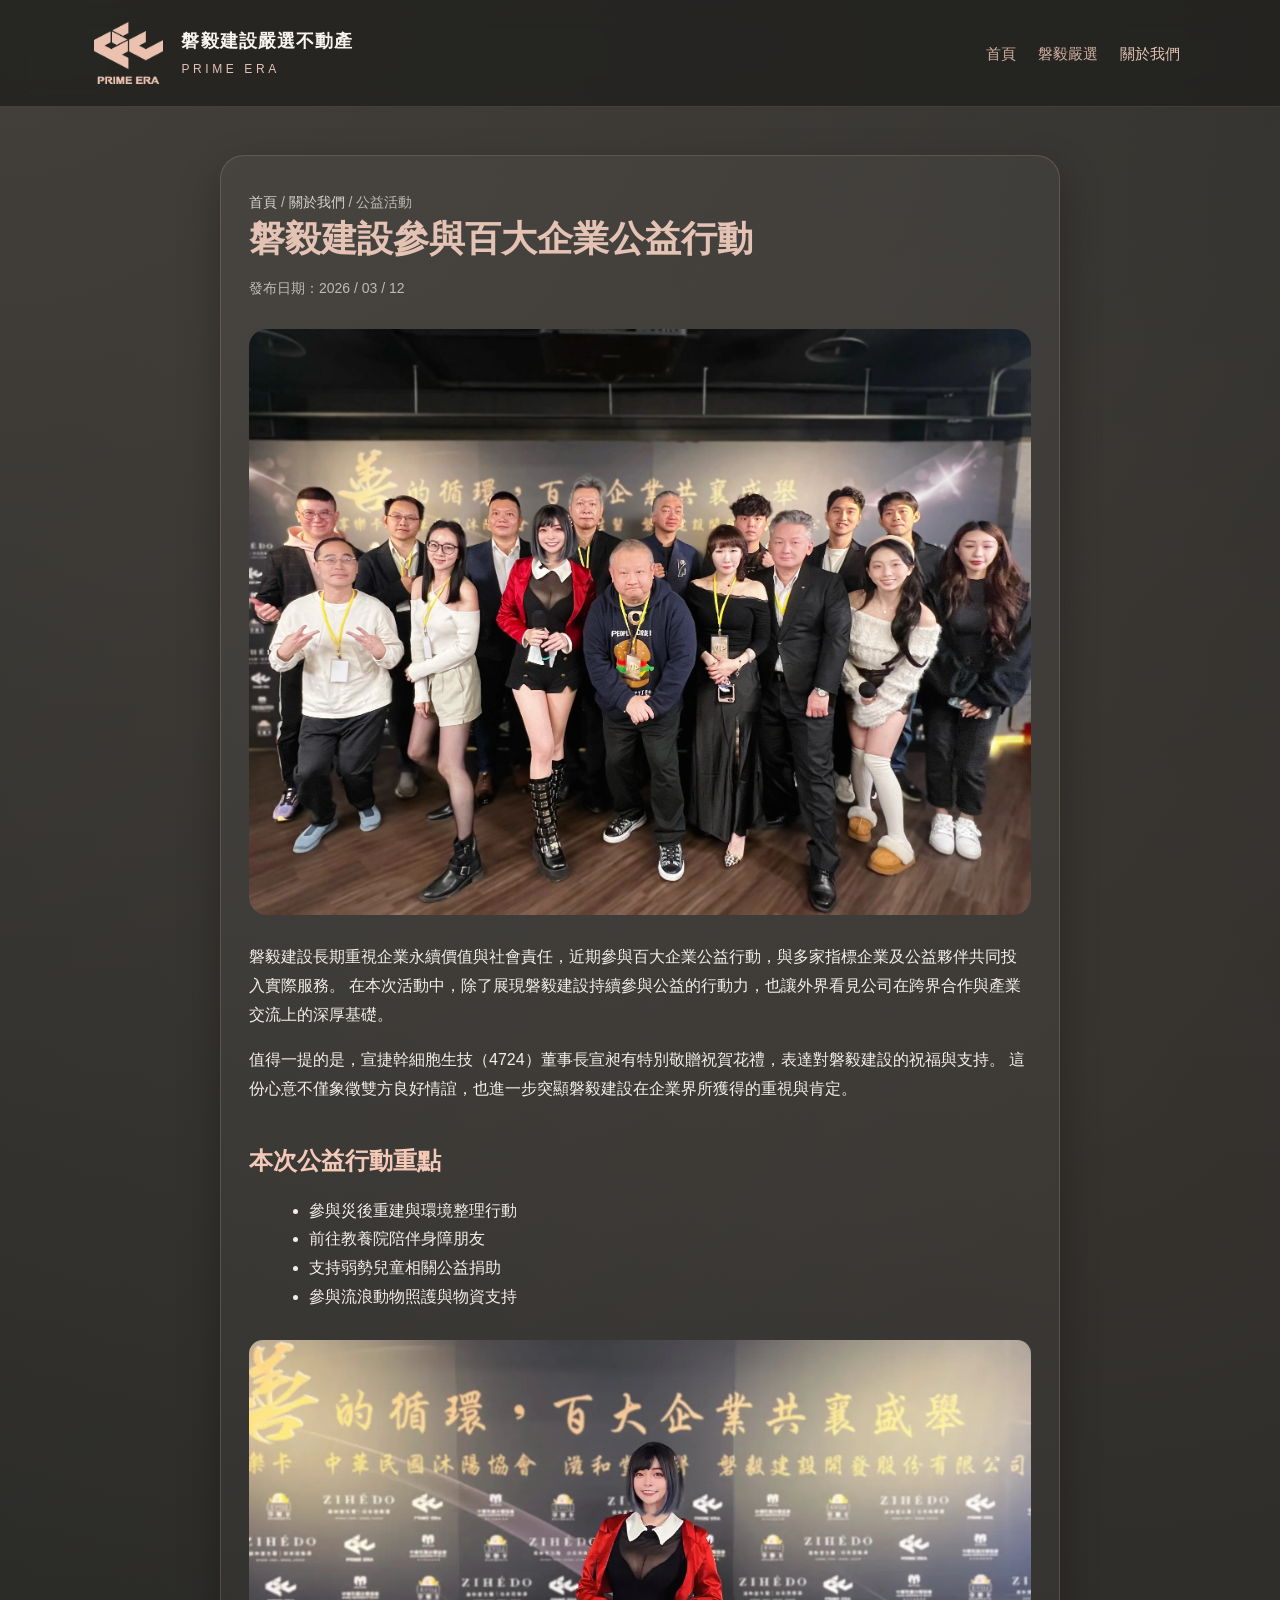
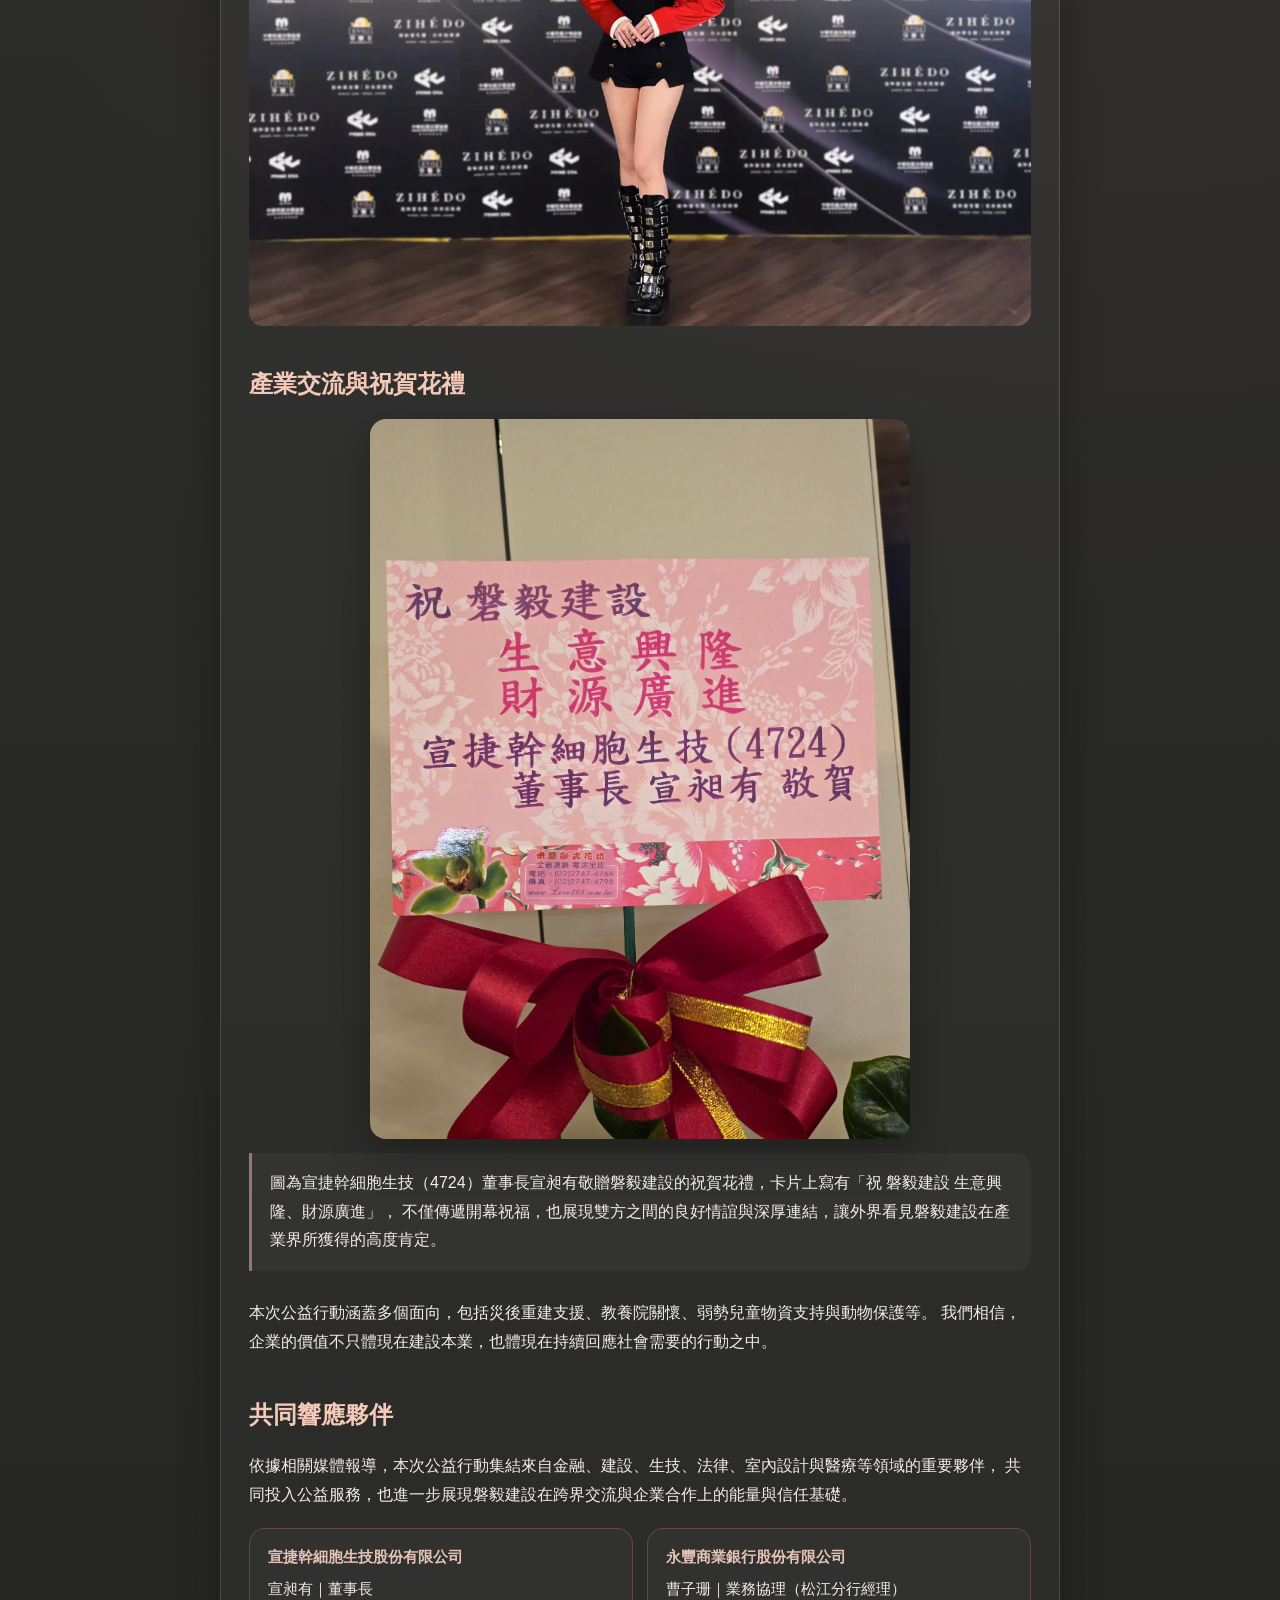
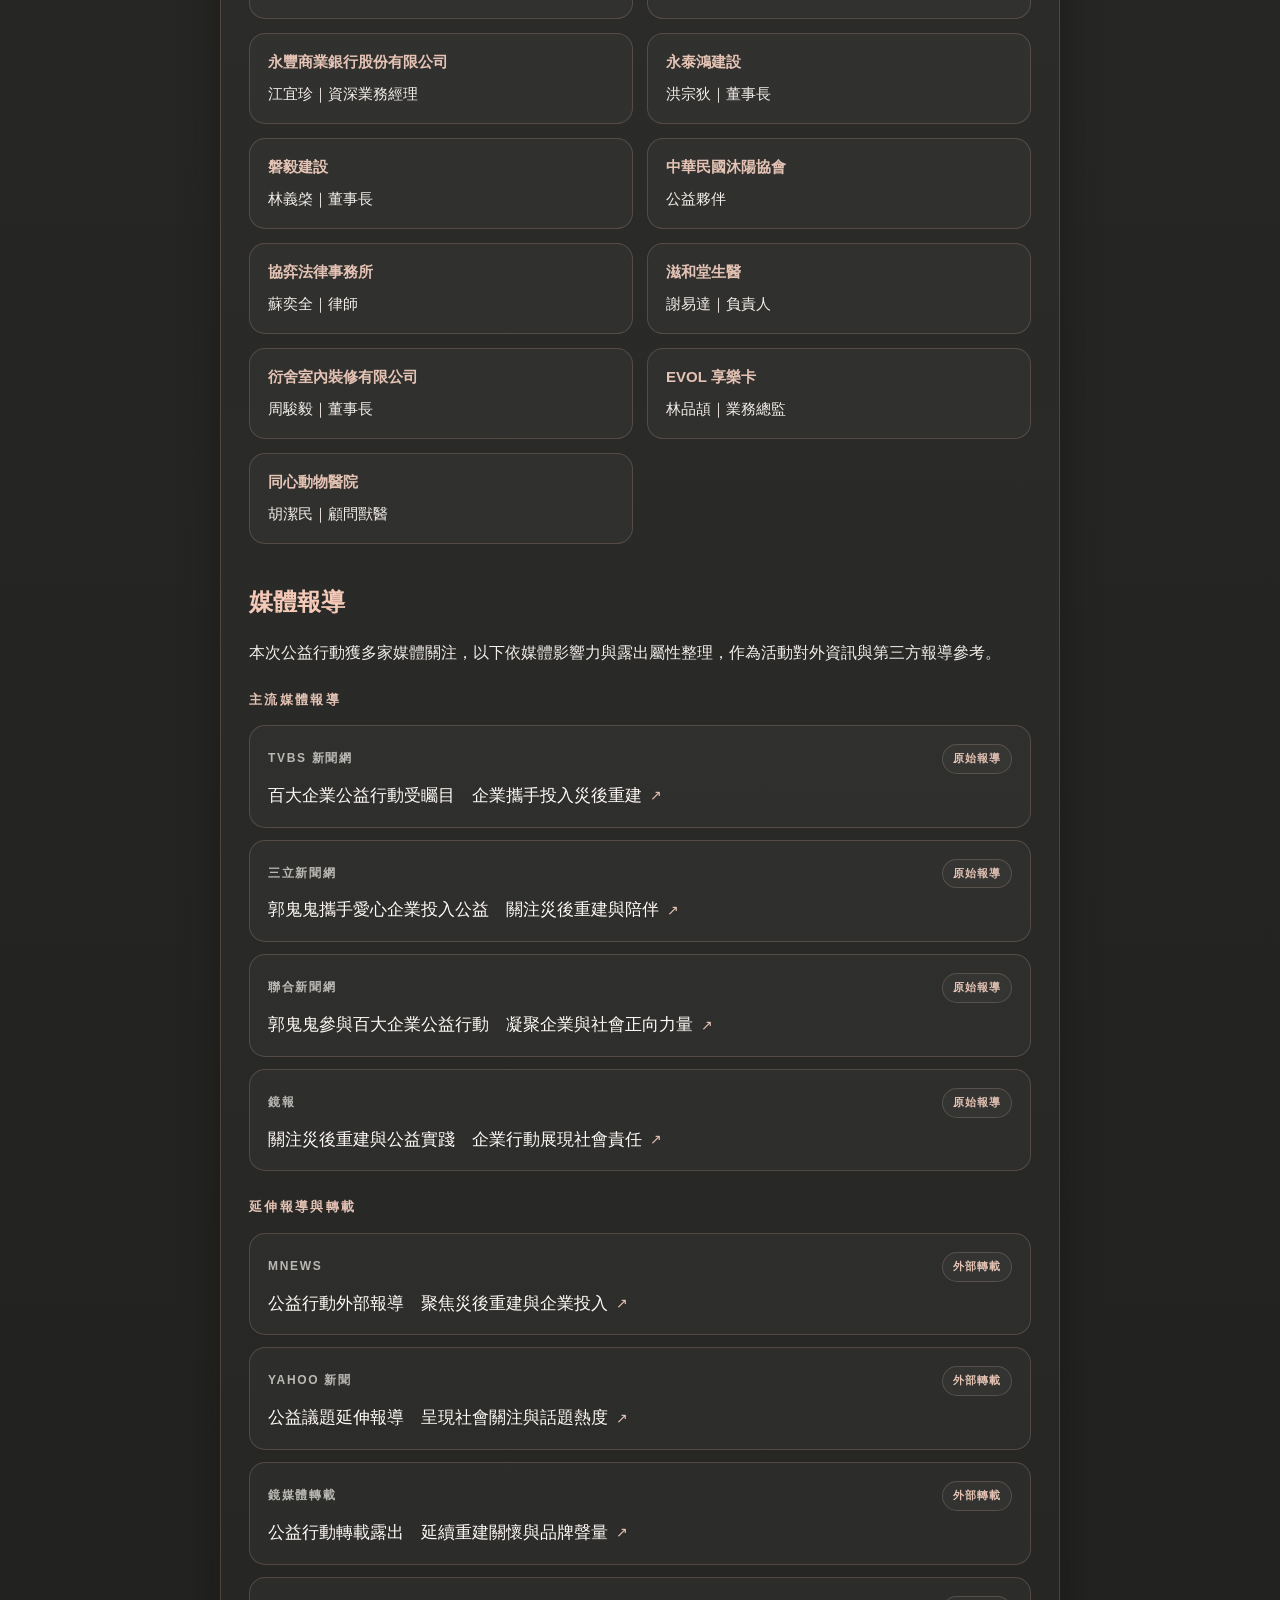
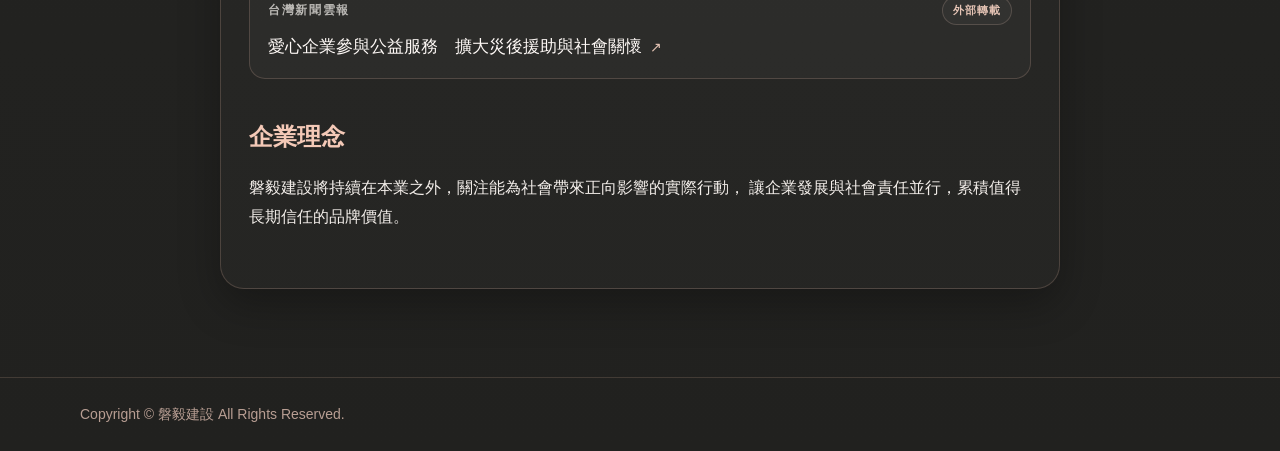
<file: news/csr-2026-01.html>
<!DOCTYPE html>
<html lang="zh-Hant">
<head>
  <meta charset="UTF-8">
  <meta name="viewport" content="width=device-width, initial-scale=1.0">
  <title>磐毅建設參與百大企業公益行動｜磐毅建設</title>
  <meta name="description" content="磐毅建設參與百大企業公益行動，投入災後重建、弱勢關懷與動物保護等社會參與。">
  <link rel="icon" type="image/png" href="../images/favicon.png">
  <link rel="shortcut icon" href="../images/favicon.png">
  <link rel="stylesheet" href="../styles/site.css">
</head>
<body>
  <header class="site-header">
    <div class="site-header-inner">
      <a class="brand" href="../index.html" aria-label="回到首頁">
        <img src="../images/logo.png" alt="PRIME ERA Logo" class="brand-logo">
        <div class="brand-text">
          <strong>磐毅建設嚴選不動產</strong>
          <span>PRIME ERA</span>
        </div>
      </a>

      <nav class="nav">
        <a href="../index.html">首頁</a>
        <a href="../curated/index.html">磐毅嚴選</a>
        <a href="../about/index.html" class="active">關於我們</a>
      </nav>
    </div>
  </header>

  <main class="article-wrap">
    <div class="article-shell">
        <div class="breadcrumb">
        <a href="../index.html">首頁</a> / <a href="../about/index.html">關於我們</a> / 公益活動
        </div>

        <h1>磐毅建設參與百大企業公益行動</h1>
        <div class="article-meta">發布日期：2026 / 03 / 12</div>

        <img class="article-cover" src="../images/csr-2026-cover.jpg" alt="磐毅建設公益活動封面">

        <p>
        磐毅建設長期重視企業永續價值與社會責任，近期參與百大企業公益行動，與多家指標企業及公益夥伴共同投入實際服務。
        在本次活動中，除了展現磐毅建設持續參與公益的行動力，也讓外界看見公司在跨界合作與產業交流上的深厚基礎。
        </p>

        <p>
        值得一提的是，宣捷幹細胞生技（4724）董事長宣昶有特別敬贈祝賀花禮，表達對磐毅建設的祝福與支持。
        這份心意不僅象徵雙方良好情誼，也進一步突顯磐毅建設在企業界所獲得的重視與肯定。
        </p>

        <h2>本次公益行動重點</h2>
        <ul>
        <li>參與災後重建與環境整理行動</li>
        <li>前往教養院陪伴身障朋友</li>
        <li>支持弱勢兒童相關公益捐助</li>
        <li>參與流浪動物照護與物資支持</li>
        </ul>

        <div class="article-gallery">
        <img src="../images/csr-2026-01.jpg" alt="公益活動照片 1">
        </div>

        <h2>產業交流與祝賀花禮</h2>
        <div class="article-spotlight">
          <img class="spotlight-image" src="../images/csr-2026-flower.jpg" alt="宣捷幹細胞生技董事長宣昶有敬贈磐毅建設祝賀花禮">
          <p class="photo-caption">
          圖為宣捷幹細胞生技（4724）董事長宣昶有敬贈磐毅建設的祝賀花禮，卡片上寫有「祝 磐毅建設 生意興隆、財源廣進」，
          不僅傳遞開幕祝福，也展現雙方之間的良好情誼與深厚連結，讓外界看見磐毅建設在產業界所獲得的高度肯定。
          </p>
        </div>

        <p>
        本次公益行動涵蓋多個面向，包括災後重建支援、教養院關懷、弱勢兒童物資支持與動物保護等。
        我們相信，企業的價值不只體現在建設本業，也體現在持續回應社會需要的行動之中。
        </p>

        <h2>共同響應夥伴</h2>
        <p>
        依據相關媒體報導，本次公益行動集結來自金融、建設、生技、法律、室內設計與醫療等領域的重要夥伴，
        共同投入公益服務，也進一步展現磐毅建設在跨界交流與企業合作上的能量與信任基礎。
        </p>

        <div class="partner-list" aria-label="共同響應夥伴名錄">
          <div class="partner-item">
            <div class="partner-org">宣捷幹細胞生技股份有限公司</div>
            <div class="partner-role">宣昶有｜董事長</div>
          </div>
          <div class="partner-item">
            <div class="partner-org">永豐商業銀行股份有限公司</div>
            <div class="partner-role">曹子珊｜業務協理（松江分行經理）</div>
          </div>
          <div class="partner-item">
            <div class="partner-org">永豐商業銀行股份有限公司</div>
            <div class="partner-role">江宜珍｜資深業務經理</div>
          </div>
          <div class="partner-item">
            <div class="partner-org">永泰鴻建設</div>
            <div class="partner-role">洪宗狄｜董事長</div>
          </div>
          <div class="partner-item">
            <div class="partner-org">磐毅建設</div>
            <div class="partner-role">林義棨｜董事長</div>
          </div>
          <div class="partner-item">
            <div class="partner-org">中華民國沐陽協會</div>
            <div class="partner-role">公益夥伴</div>
          </div>
          <div class="partner-item">
            <div class="partner-org">協弈法律事務所</div>
            <div class="partner-role">蘇奕全｜律師</div>
          </div>
          <div class="partner-item">
            <div class="partner-org">滋和堂生醫</div>
            <div class="partner-role">謝易達｜負責人</div>
          </div>
          <div class="partner-item">
            <div class="partner-org">衍舍室內裝修有限公司</div>
            <div class="partner-role">周駿毅｜董事長</div>
          </div>
          <div class="partner-item">
            <div class="partner-org">EVOL 享樂卡</div>
            <div class="partner-role">林品頡｜業務總監</div>
          </div>
          <div class="partner-item">
            <div class="partner-org">同心動物醫院</div>
            <div class="partner-role">胡潔民｜顧問獸醫</div>
          </div>
        </div>

        <h2>媒體報導</h2>
        <p>
        本次公益行動獲多家媒體關注，以下依媒體影響力與露出屬性整理，作為活動對外資訊與第三方報導參考。
        </p>

        <div class="media-list">
          <div class="media-group">
            <div class="media-group-title">主流媒體報導</div>
            <div class="media-item">
                <div class="media-meta">
                  <div class="media-source">TVBS 新聞網</div>
                  <div class="media-tag">原始報導</div>
                </div>
                <a class="media-link" href="https://news.tvbs.com.tw/entertainment/3149105" target="_blank" rel="noopener noreferrer">
                百大企業公益行動受矚目　企業攜手投入災後重建
                </a>
            </div>
            <div class="media-item">
                <div class="media-meta">
                  <div class="media-source">三立新聞網</div>
                  <div class="media-tag">原始報導</div>
                </div>
                <a class="media-link" href="https://www.setn.com/News.aspx?NewsID=1806126" target="_blank" rel="noopener noreferrer">
                郭鬼鬼攜手愛心企業投入公益　關注災後重建與陪伴
                </a>
            </div>
            <div class="media-item">
                <div class="media-meta">
                  <div class="media-source">聯合新聞網</div>
                  <div class="media-tag">原始報導</div>
                </div>
                <a class="media-link" href="https://stars.udn.com/star/story/10089/9375331" target="_blank" rel="noopener noreferrer">
                郭鬼鬼參與百大企業公益行動　凝聚企業與社會正向力量
                </a>
            </div>
            <div class="media-item">
                <div class="media-meta">
                  <div class="media-source">鏡報</div>
                  <div class="media-tag">原始報導</div>
                </div>
                <a class="media-link" href="https://www.mirrordaily.news/story/49237" target="_blank" rel="noopener noreferrer">
                關注災後重建與公益實踐　企業行動展現社會責任
                </a>
            </div>
          </div>
          <div class="media-group">
            <div class="media-group-title">延伸報導與轉載</div>
            <div class="media-item">
                <div class="media-meta">
                  <div class="media-source">Mnews</div>
                  <div class="media-tag">外部轉載</div>
                </div>
                <a class="media-link" href="https://www.mnews.tw/external/mirrordaily49237" target="_blank" rel="noopener noreferrer">
                公益行動外部報導　聚焦災後重建與企業投入
                </a>
            </div>
            <div class="media-item">
                <div class="media-meta">
                  <div class="media-source">Yahoo 新聞</div>
                  <div class="media-tag">外部轉載</div>
                </div>
                <a class="media-link" href="https://tw.news.yahoo.com/%E7%88%86%E4%B9%B3%E5%81%9A%E5%85%AC%E7%9B%8A%E6%8C%A8%E8%BD%9F%E8%B9%AD%E7%86%B1%E5%BA%A6-%E9%9B%AA%E4%B9%B3%E6%88%B0%E7%A5%9E-%E9%83%AD%E9%AC%BC%E9%AC%BC%E4%B8%8D%E5%BF%8D%E4%BA%86-18%E5%AD%97%E6%B4%A9%E7%9C%9F%E5%AF%A6%E5%BF%83%E8%81%B2-024600500.html?guccounter=1&guce_referrer=aHR0cHM6Ly93d3cuZ29vZ2xlLmNvbS8&guce_referrer_sig=AQAAAICHESFmLs1lCTSj2ygle0VsjBr7ur3XgqASMf5fLogL_K_zZxEPhijxgZVk1b2bOXtEo6DnXZSNAguWKAbBPQBG41mg2NIjc5mtlkSCoAhu0TTuNWChY7yOUyDiCO9SricgVOxgDBXL5BtpJOtHdyAXUXTwhlP4ovs4kbuDoDeQ" target="_blank" rel="noopener noreferrer">
                公益議題延伸報導　呈現社會關注與話題熱度
                </a>
            </div>
            <div class="media-item">
                <div class="media-meta">
                  <div class="media-source">鏡媒體轉載</div>
                  <div class="media-tag">外部轉載</div>
                </div>
                <a class="media-link" href="https://www.mirrormedia.mg/external/mirrordaily_49237" target="_blank" rel="noopener noreferrer">
                公益行動轉載露出　延續重建關懷與品牌聲量
                </a>
            </div>
            <div class="media-item">
                <div class="media-meta">
                  <div class="media-source">台灣新聞雲報</div>
                  <div class="media-tag">外部轉載</div>
                </div>
                <a class="media-link" href="https://www.fclnews.com/176337/" target="_blank" rel="noopener noreferrer">
                愛心企業參與公益服務　擴大災後援助與社會關懷
                </a>
            </div>
          </div>
        </div>

        <h2>企業理念</h2>
        <p>
        磐毅建設將持續在本業之外，關注能為社會帶來正向影響的實際行動，
        讓企業發展與社會責任並行，累積值得長期信任的品牌價值。
        </p>
    </div>
  </main>

  <footer class="footer">
    <div class="footer-inner">
      Copyright © 磐毅建設 All Rights Reserved.
    </div>
  </footer>
</body>
</html>
</file>
<file: styles/site.css>
* {
  box-sizing: border-box;
}

:root {
  --bg: #282826;
  --bg-2: #1f1f1d;
  --panel: rgba(255, 255, 255, 0.04);
  --panel-border: rgba(213, 175, 156, 0.22);
  --text: #f7f4ef;
  --muted: #d2b0a0;
  --accent: #d0a793;
  --accent-soft: #e4c3b4;
  --accent-deep: #9d7466;
  --line: rgba(213, 175, 156, 0.18);
  --shadow: 0 16px 42px rgba(0, 0, 0, 0.28);
}

html, body {
  margin: 0;
  padding: 0;
  min-height: 100%;
}

body {
  font-family: -apple-system, BlinkMacSystemFont, "Segoe UI", "Noto Sans TC", sans-serif;
  color: var(--text);
  line-height: 1.8;
  background:
    radial-gradient(circle at top left, rgba(228, 195, 180, 0.1), transparent 30%),
    radial-gradient(circle at 85% 20%, rgba(157, 116, 102, 0.08), transparent 28%),
    linear-gradient(180deg, #31312e 0%, #282826 45%, #21211f 100%);
}

a {
  color: var(--accent-soft);
  text-decoration: none;
}

a:hover {
  color: #fff2ec;
  text-decoration: underline;
}

.site-header {
  width: 100%;
  position: sticky;
  top: 0;
  z-index: 20;
  background: rgba(31, 31, 29, 0.78);
  backdrop-filter: blur(12px);
  border-bottom: 1px solid var(--line);
}

.site-header-inner {
  max-width: 1120px;
  margin: 0 auto;
  padding: 16px 20px 16px 14px;
  display: flex;
  align-items: center;
  justify-content: space-between;
  gap: 24px;
}

.brand {
  display: flex;
  align-items: center;
  gap: 18px;
  padding: 6px 10px;
  margin-left: -10px;
  border-radius: 18px;
  color: inherit;
  text-decoration: none;
  transition: background-color 0.2s ease, transform 0.2s ease;
}

.brand:hover {
  background: rgba(255, 255, 255, 0.03);
  text-decoration: none;
}

.brand:focus-visible {
  outline: 1px solid var(--panel-border);
  outline-offset: 3px;
}

.brand-logo {
  height: 62px;
  width: auto;
  display: block;
  filter: brightness(0) saturate(100%) invert(82%) sepia(20%) saturate(427%) hue-rotate(330deg) brightness(0.95) contrast(0.94);
}

.brand-text {
  display: flex;
  flex-direction: column;
  justify-content: center;
  gap: 2px;
  color: var(--muted);
}

.brand-text strong {
  display: block;
  color: var(--text);
  font-size: 18px;
  letter-spacing: 0.06em;
  text-transform: none;
}

.brand-text span {
  display: block;
  color: var(--accent-soft);
  font-size: 12px;
  letter-spacing: 0.3em;
  text-transform: uppercase;
}

.nav {
  display: flex;
  gap: 22px;
  font-size: 15px;
  flex-wrap: wrap;
  justify-content: flex-end;
}

.nav a {
  color: var(--muted);
  transition: color 0.2s ease;
}

.nav a:hover,
.nav a.active {
  color: var(--accent-soft);
  text-decoration: none;
}

.hero {
  max-width: 1120px;
  margin: 0 auto;
  padding: 92px 20px 64px;
}

.hero-card {
  position: relative;
  overflow: hidden;
  border: 1px solid var(--panel-border);
  border-radius: 24px;
  background:
    linear-gradient(135deg, rgba(255,255,255,0.05), rgba(255,255,255,0.02)),
    linear-gradient(180deg, rgba(208,167,147,0.1), rgba(255,255,255,0.015));
  box-shadow: var(--shadow);
  padding: 56px 40px;
}

.hero-card::before {
  content: "";
  position: absolute;
  inset: 0;
  background: linear-gradient(120deg, transparent 0%, rgba(228, 195, 180, 0.08) 35%, transparent 70%);
  pointer-events: none;
}

.hero h1 {
  font-size: 42px;
  line-height: 1.25;
  margin: 0 0 16px;
  color: #fffaf7;
}

.gold-line {
  width: 88px;
  height: 3px;
  margin: 0 0 24px;
  border-radius: 999px;
  background: linear-gradient(90deg, var(--accent-deep), var(--accent-soft));
}

.hero p {
  max-width: 760px;
  color: var(--muted);
  margin: 0 0 28px;
  font-size: 16px;
}

.hero-home {
  padding-top: 84px;
}

.hero-card-home {
  padding: 64px 40px 40px;
  background:
    radial-gradient(circle at top right, rgba(228, 195, 180, 0.16), transparent 34%),
    linear-gradient(135deg, rgba(255,255,255,0.05), rgba(255,255,255,0.02)),
    linear-gradient(180deg, rgba(208,167,147,0.12), rgba(255,255,255,0.015));
}

.hero-eyebrow {
  display: inline-flex;
  align-items: center;
  padding: 8px 14px;
  margin-bottom: 18px;
  border-radius: 999px;
  border: 1px solid rgba(228, 195, 180, 0.22);
  background: rgba(255, 255, 255, 0.03);
  color: var(--accent-soft);
  font-size: 12px;
  letter-spacing: 0.16em;
  text-transform: uppercase;
}

.hero-lead {
  max-width: 720px;
}

.home-option-grid {
  display: grid;
  grid-template-columns: repeat(2, minmax(0, 1fr));
  gap: 18px;
  margin-top: 34px;
}

.home-option-card {
  position: relative;
  display: grid;
  gap: 10px;
  padding: 24px;
  border-radius: 24px;
  border: 1px solid rgba(228, 195, 180, 0.2);
  background:
    linear-gradient(180deg, rgba(255,255,255,0.05), rgba(255,255,255,0.02)),
    rgba(25, 24, 23, 0.45);
  color: var(--text);
  box-shadow: 0 12px 30px rgba(0, 0, 0, 0.18);
  transition: transform 0.2s ease, border-color 0.2s ease, box-shadow 0.2s ease;
}

.home-option-card:hover {
  transform: translateY(-3px);
  text-decoration: none;
  border-color: rgba(228, 195, 180, 0.42);
  box-shadow: 0 20px 40px rgba(0, 0, 0, 0.24);
}

.home-option-kicker {
  color: var(--accent-soft);
  font-size: 12px;
  letter-spacing: 0.14em;
  text-transform: uppercase;
}

.home-option-card strong {
  color: #fffaf7;
  font-size: 28px;
  line-height: 1.3;
}

.home-option-card p {
  margin: 0;
  color: rgba(247, 244, 239, 0.76);
}

.home-option-cta {
  display: inline-flex;
  align-items: center;
  gap: 8px;
  margin-top: 4px;
  color: var(--accent-soft);
  font-weight: 600;
}

.home-option-cta::after {
  content: ">";
}

.hero-support-row {
  display: grid;
  grid-template-columns: repeat(2, minmax(0, 1fr));
  gap: 16px;
  margin-top: 18px;
}

.hero-support-card {
  display: grid;
  gap: 6px;
  padding: 18px 22px;
  border-radius: 20px;
  border: 1px solid rgba(228, 195, 180, 0.16);
  background: rgba(255, 255, 255, 0.025);
}

.hero-support-label {
  color: var(--accent-soft);
  font-size: 12px;
  letter-spacing: 0.12em;
  text-transform: uppercase;
}

.hero-support-card strong,
.hero-support-card a {
  color: #fffaf7;
  font-size: 17px;
  font-weight: 600;
}

.btn-row {
  display: flex;
  gap: 12px;
  flex-wrap: wrap;
}

.contact-panel {
  margin-top: 18px;
  padding: 14px 2px 0;
  max-width: 560px;
}

.contact-label {
  color: var(--accent-soft);
  font-size: 12px;
  letter-spacing: 0.14em;
  text-transform: uppercase;
  margin-bottom: 4px;
}

.contact-email {
  display: inline-block;
  color: #fffaf7;
  font-size: 22px;
  font-weight: 500;
  letter-spacing: 0.01em;
  word-break: break-word;
}

.contact-email:hover {
  color: #fffaf7;
  text-decoration: underline;
}

.btn {
  display: inline-block;
  padding: 12px 18px;
  border-radius: 999px;
  border: 1px solid rgba(228, 195, 180, 0.34);
  background: linear-gradient(135deg, #936b5f, #cda490 58%, #e4c3b4);
  color: #241c1a;
  font-size: 15px;
  font-weight: 600;
  box-shadow: 0 8px 24px rgba(157, 116, 102, 0.22);
}

.btn:hover {
  text-decoration: none;
  filter: brightness(1.03);
}

.btn-secondary {
  background: rgba(255, 255, 255, 0.02);
  color: var(--accent-soft);
  border: 1px solid var(--panel-border);
  box-shadow: none;
}

.section {
  max-width: 1120px;
  margin: 0 auto;
  padding: 0 20px 72px;
}

.section-title {
  font-size: 28px;
  margin: 0 0 20px;
  color: var(--accent-soft);
}

.section-subtitle {
  color: var(--muted);
  margin: 0 0 28px;
  max-width: 760px;
}

.card-grid {
  display: grid;
  grid-template-columns: repeat(12, 1fr);
  gap: 22px;
}

.news-list {
  display: grid;
  gap: 22px;
}

.news-card {
  position: relative;
  display: grid;
  grid-template-columns: minmax(220px, 320px) minmax(0, 1fr);
  gap: 0;
  border: 1px solid var(--panel-border);
  border-radius: 24px;
  overflow: hidden;
  background: linear-gradient(180deg, rgba(255,255,255,0.04), rgba(255,255,255,0.02));
  box-shadow: var(--shadow);
  cursor: pointer;
  transition: transform 0.2s ease, box-shadow 0.2s ease, border-color 0.2s ease;
}

.news-card-link {
  position: absolute;
  inset: 0;
  z-index: 2;
  border-radius: inherit;
}

.news-card-media {
  position: relative;
  min-height: 100%;
  background: rgba(0, 0, 0, 0.12);
}

.news-card-media img {
  width: 100%;
  height: 100%;
  max-height: 100%;
  object-fit: cover;
  display: block;
}

.news-card-body {
  position: relative;
  z-index: 1;
  padding: 28px 28px 26px;
  display: flex;
  flex-direction: column;
  justify-content: center;
}

.news-card .card-title {
  margin-top: 8px;
}

.card-cta {
  display: inline-flex;
  align-items: center;
  gap: 8px;
  margin-top: 8px;
  color: var(--accent-soft);
  font-size: 14px;
  font-weight: 600;
  letter-spacing: 0.08em;
  text-transform: uppercase;
}

.card-cta::after {
  content: ">";
  font-size: 16px;
  line-height: 1;
}

.news-card:hover {
  transform: translateY(-2px);
  box-shadow: 0 20px 44px rgba(0, 0, 0, 0.26);
  border-color: rgba(228, 195, 180, 0.36);
}

.news-card-link:focus-visible {
  outline: 1px solid var(--accent-soft);
  outline-offset: -1px;
}

.news-list-compact .news-card {
  grid-template-columns: minmax(180px, 260px) minmax(0, 1fr);
}

.news-list-compact .news-card-body {
  padding: 24px 24px 22px;
}

.news-card-featured .card-title {
  font-size: 28px;
}

.section-actions {
  margin-top: 24px;
}

.about-page {
  padding-top: 48px;
}

.about-stage {
  display: grid;
  grid-template-columns: minmax(0, 1.45fr) minmax(300px, 0.78fr);
  gap: 24px;
  margin-bottom: 24px;
}

.about-story-card,
.about-news-panel,
.about-contact-card-pro {
  border: 1px solid var(--panel-border);
  border-radius: 28px;
  box-shadow: var(--shadow);
}

.about-story-card {
  padding: 34px 32px;
  background:
    radial-gradient(circle at top right, rgba(228, 195, 180, 0.12), transparent 30%),
    linear-gradient(180deg, rgba(255,255,255,0.05), rgba(255,255,255,0.025));
}

.about-kicker {
  display: inline-flex;
  align-items: center;
  margin: 10px 0 14px;
  color: var(--accent-soft);
  font-size: 12px;
  letter-spacing: 0.16em;
  text-transform: uppercase;
}

.about-story-card .section-title {
  margin-bottom: 14px;
  color: #fffaf7;
}

.about-story-card .section-subtitle {
  margin-bottom: 26px;
  max-width: 700px;
}

.about-story-points {
  display: grid;
  grid-template-columns: repeat(2, minmax(0, 1fr));
  gap: 14px;
}

.about-story-point {
  display: grid;
  gap: 8px;
  padding: 18px 20px;
  border-radius: 20px;
  background: rgba(255, 255, 255, 0.03);
  border: 1px solid rgba(228, 195, 180, 0.16);
}

.about-story-point strong {
  color: #fffaf7;
  font-size: 18px;
}

.about-story-point span {
  color: rgba(247, 244, 239, 0.74);
}

.about-contact-card-pro {
  align-self: stretch;
  display: grid;
  align-content: start;
  gap: 20px;
  padding: 32px 30px;
  background:
    radial-gradient(circle at top right, rgba(228, 195, 180, 0.16), transparent 34%),
    linear-gradient(180deg, rgba(255,255,255,0.05), rgba(255,255,255,0.025));
}

.about-contact-header {
  display: grid;
  gap: 0;
}

.about-contact-header h2 {
  margin: 0;
  color: #fffaf7;
  font-size: 28px;
}

.about-contact-copy {
  margin: 0;
  max-width: 28rem;
  color: var(--muted);
  line-height: 1.85;
}

.about-email-pill {
  display: inline-flex;
  align-items: center;
  justify-content: flex-start;
  width: fit-content;
  max-width: 100%;
  min-height: 52px;
  padding: 0 18px;
  border-radius: 999px;
  border: 1px solid rgba(228, 195, 180, 0.28);
  background: rgba(255, 255, 255, 0.04);
  color: #fffaf7;
  font-size: 18px;
  font-weight: 600;
  letter-spacing: 0.01em;
  white-space: nowrap;
  box-shadow: inset 0 1px 0 rgba(255,255,255,0.04);
  margin: 2px 0;
}

.about-email-pill:hover {
  text-decoration: none;
  background: rgba(255, 255, 255, 0.065);
}

.about-contact-footnote {
  padding-top: 2px;
  color: rgba(247, 244, 239, 0.74);
  line-height: 1.8;
}

.about-news-panel {
  padding: 28px;
  background:
    linear-gradient(180deg, rgba(255,255,255,0.04), rgba(255,255,255,0.02));
}

.about-panel-header {
  display: flex;
  align-items: end;
  justify-content: flex-start;
  gap: 20px;
  margin-bottom: 22px;
}

.about-panel-header h2 {
  margin: 0;
  color: #fffaf7;
  font-size: 28px;
}

.about-panel-header p {
  margin: 0;
  max-width: 420px;
  color: var(--muted);
}

.selection-empty-pro {
  display: none;
  margin: 18px 22px 0;
  padding: 30px;
  border-radius: 24px;
  border: 1px dashed rgba(228, 195, 180, 0.28);
  background:
    radial-gradient(circle at top right, rgba(228, 195, 180, 0.09), transparent 34%),
    rgba(255, 255, 255, 0.02);
}

.selection-empty-pro-inner {
  display: grid;
  gap: 10px;
}

.selection-empty-pro-copy {
  max-width: 720px;
}

.selection-empty-pro strong {
  display: block;
  margin-bottom: 10px;
  color: #fffaf7;
  font-size: 24px;
  line-height: 1.35;
}

.selection-empty-pro span {
  display: block;
  color: rgba(247, 244, 239, 0.74);
  line-height: 1.8;
}

.card {
  grid-column: span 12;
  border: 1px solid var(--panel-border);
  border-radius: 22px;
  overflow: hidden;
  background:
    linear-gradient(180deg, rgba(255,255,255,0.038), rgba(255,255,255,0.02));
  box-shadow: var(--shadow);
}

@media (min-width: 800px) {
  .card-half {
    grid-column: span 6;
  }
}

.card img {
  width: 100%;
  height: auto;
  object-fit: contain;
  display: block;
  background: rgba(0, 0, 0, 0.08);
}

.card-body {
  padding: 22px;
}

.card-date {
  color: #be9b8d;
  font-size: 14px;
}

.article-meta,
.breadcrumb {
  color: rgba(247, 244, 239, 0.68);
  font-size: 14px;
}

.breadcrumb a {
  color: rgba(247, 244, 239, 0.82);
}

.breadcrumb a:hover {
  color: #fffaf7;
}

.card-title {
  font-size: 22px;
  line-height: 1.4;
  margin: 10px 0 10px;
  color: var(--accent-soft);
}

.card-desc {
  color: #f3eeea;
  margin: 0 0 16px;
}

.article-wrap {
  max-width: 880px;
  margin: 0 auto;
  padding: 48px 20px 88px;
}

.article-shell {
  border: 1px solid var(--panel-border);
  border-radius: 24px;
  background:
    linear-gradient(180deg, rgba(255,255,255,0.04), rgba(255,255,255,0.02));
  box-shadow: var(--shadow);
  padding: 34px 28px 40px;
}

.article-wrap h1 {
  font-size: 36px;
  line-height: 1.35;
  margin: 0 0 12px;
  color: var(--accent-soft);
}

.article-cover {
  width: auto;
  max-width: 100%;
  max-height: 640px;
  border-radius: 18px;
  display: block;
  margin: 28px auto;
}

.article-wrap h2 {
  font-size: 24px;
  margin-top: 36px;
  margin-bottom: 14px;
  color: #f4c9b7;
}

.article-wrap p,
.article-wrap li {
  color: #f3eeea;
}

.article-wrap ul {
  margin: 0 0 18px 1.25rem;
}

.article-gallery {
  display: grid;
  grid-template-columns: 1fr;
  gap: 16px;
  margin: 28px 0;
}

.article-gallery img {
  width: auto;
  max-width: 100%;
  max-height: 640px;
  border-radius: 14px;
  display: block;
  margin: 0 auto;
}

.article-spotlight {
  margin: 12px 0 28px;
}

.spotlight-image {
  width: auto;
  max-width: 100%;
  max-height: 720px;
  border-radius: 16px;
  display: block;
  margin: 0 auto 14px;
  box-shadow: var(--shadow);
}

.photo-caption {
  margin-top: 0;
  padding: 16px 18px;
  border-left: 3px solid var(--accent-deep);
  border-radius: 0 14px 14px 0;
  background: rgba(255, 255, 255, 0.03);
  color: rgba(247, 244, 239, 0.9);
}

.partner-list {
  margin-top: 18px;
  display: grid;
  grid-template-columns: repeat(2, minmax(0, 1fr));
  gap: 14px;
}

.partner-item {
  padding: 16px 18px;
  border: 1px solid var(--panel-border);
  border-radius: 16px;
  background: rgba(255,255,255,0.03);
}

.partner-item-featured {
  background: linear-gradient(180deg, rgba(208, 167, 147, 0.14), rgba(255,255,255,0.04));
  border-color: rgba(228, 195, 180, 0.34);
}

.partner-org {
  color: var(--accent-soft);
  font-size: 15px;
  font-weight: 700;
  line-height: 1.6;
}

.partner-role {
  margin-top: 6px;
  color: #f3eeea;
  font-size: 15px;
  line-height: 1.8;
}

.media-list {
  margin-top: 18px;
  display: grid;
  gap: 22px;
}

.media-group {
  display: grid;
  gap: 12px;
}

.media-group-title {
  color: var(--accent-soft);
  font-size: 13px;
  font-weight: 700;
  letter-spacing: 0.18em;
  text-transform: uppercase;
  margin: 2px 0 2px;
}

.media-item {
  border: 1px solid var(--panel-border);
  border-radius: 16px;
  padding: 18px 18px 16px;
  background: rgba(255,255,255,0.03);
  transition: transform 0.2s ease, border-color 0.2s ease, background-color 0.2s ease, box-shadow 0.2s ease;
}

.media-item:hover {
  transform: translateY(-1px);
  border-color: rgba(228, 195, 180, 0.34);
  background: linear-gradient(180deg, rgba(208, 167, 147, 0.09), rgba(255,255,255,0.04));
  box-shadow: 0 14px 32px rgba(0, 0, 0, 0.18);
}

.media-meta {
  display: flex;
  align-items: center;
  justify-content: space-between;
  gap: 12px;
  margin-bottom: 8px;
}

.media-source {
  color: rgba(247, 244, 239, 0.7);
  font-size: 12px;
  font-weight: 600;
  letter-spacing: 0.14em;
  text-transform: uppercase;
}

.media-tag {
  flex-shrink: 0;
  padding: 4px 10px;
  border: 1px solid rgba(228, 195, 180, 0.2);
  border-radius: 999px;
  color: var(--accent-soft);
  font-size: 11px;
  font-weight: 700;
  letter-spacing: 0.08em;
  background: rgba(255, 255, 255, 0.03);
}

.media-link {
  display: inline-flex;
  align-items: center;
  gap: 8px;
  color: #fffaf7;
  font-size: 17px;
  line-height: 1.6;
  text-decoration: none;
}

.media-link::after {
  content: "↗";
  color: var(--accent-soft);
  font-size: 14px;
  line-height: 1;
}

.media-link:hover {
  color: #fffaf7;
  text-decoration: underline;
  text-underline-offset: 0.18em;
}

.footer {
  border-top: 1px solid var(--line);
  padding: 24px 20px;
  color: #b89e93;
  font-size: 14px;
}

.footer-inner {
  max-width: 1120px;
  margin: 0 auto;
}

@media (max-width: 680px) {
  .site-header-inner {
    flex-direction: column;
    align-items: flex-start;
    padding: 16px 20px;
  }

  .nav {
    width: 100%;
    gap: 12px 16px;
    justify-content: flex-start;
  }

  .nav a {
    font-size: 14px;
  }

  .media-meta {
    flex-wrap: wrap;
    align-items: flex-start;
  }

  .brand {
    gap: 14px;
    margin-left: 0;
    padding: 0;
  }

  .brand-logo {
    height: 52px;
  }

  .brand-text strong {
    font-size: 16px;
    letter-spacing: 0.04em;
  }

  .brand-text span {
    font-size: 11px;
    letter-spacing: 0.24em;
  }

  .hero {
    padding-top: 54px;
  }

  .hero-card {
    padding: 34px 22px;
    border-radius: 20px;
  }

  .hero h1,
  .article-wrap h1 {
    font-size: 28px;
  }

  .contact-email {
    font-size: 17px;
  }

  .section-title {
    font-size: 24px;
  }

  .news-card,
  .news-list-compact .news-card {
    grid-template-columns: 1fr;
  }

  .news-card-media {
    aspect-ratio: 16 / 9;
  }

  .news-card-media img {
    height: 100%;
  }

  .news-card-body,
  .news-list-compact .news-card-body {
    padding: 20px 18px 18px;
  }

  .news-card-featured .card-title {
    font-size: 24px;
  }

  .card img {
    max-height: 220px;
  }

  .article-shell {
    padding: 24px 18px 30px;
  }

  .partner-list {
    grid-template-columns: 1fr;
  }

}

.selection-page {
  min-height: 100vh;
}

.selection-shell {
  max-width: 1180px;
  margin: 0 auto;
  padding: 48px 20px 84px;
}

.selection-hero {
  position: relative;
  overflow: hidden;
  border: 1px solid var(--panel-border);
  border-radius: 30px;
  padding: 38px 40px 36px;
  background:
    radial-gradient(circle at top right, rgba(228, 195, 180, 0.18), transparent 28%),
    linear-gradient(135deg, rgba(255,255,255,0.05), rgba(255,255,255,0.02)),
    linear-gradient(180deg, rgba(208, 167, 147, 0.11), rgba(255,255,255,0.02));
  box-shadow: var(--shadow);
}

.selection-hero::after {
  content: "";
  position: absolute;
  inset: auto -120px -120px auto;
  width: 320px;
  height: 320px;
  border-radius: 50%;
  background: radial-gradient(circle, rgba(255,255,255,0.12), transparent 68%);
  pointer-events: none;
}

.selection-hero-main {
  max-width: 880px;
}

.selection-hero h1 {
  margin: 6px 0 16px;
  font-size: 40px;
  line-height: 1.2;
  color: #fffaf7;
}

.selection-hero p {
  margin: 0;
  max-width: 760px;
  color: rgba(247, 244, 239, 0.84);
  font-size: 16px;
}

.selection-hero-inline {
  display: flex;
  align-items: center;
  gap: 14px;
  flex-wrap: wrap;
  margin-top: 24px;
}

.selection-hero-inline-item {
  display: inline-flex;
  align-items: baseline;
  gap: 10px;
  padding: 12px 16px;
  border-radius: 999px;
  border: 1px solid rgba(228, 195, 180, 0.18);
  background: rgba(255, 255, 255, 0.03);
}

.selection-hero-inline-label {
  color: rgba(247, 244, 239, 0.62);
  font-size: 12px;
  letter-spacing: 0.12em;
  text-transform: uppercase;
}

.selection-hero-inline-value {
  color: #fff8f4;
  font-size: 16px;
  font-weight: 700;
  line-height: 1.2;
}

.selection-layout {
  display: grid;
  grid-template-columns: minmax(0, 1fr) 280px;
  gap: 24px;
  margin-top: 30px;
}

.selection-layout-full {
  grid-template-columns: 1fr;
}

.selection-toolbar {
  display: grid;
  gap: 16px;
  margin-top: 24px;
  padding: 20px 22px;
}

.selection-primary-filter {
  display: block;
}

.selection-primary-options {
  display: grid;
  grid-template-columns: repeat(3, minmax(0, 1fr));
  gap: 12px;
}

.selection-primary-chip {
  display: grid;
  gap: 6px;
  padding: 18px 18px 16px;
  border-radius: 20px;
  border: 1px solid rgba(228, 195, 180, 0.16);
  background: rgba(14, 14, 13, 0.18);
  color: rgba(247, 244, 239, 0.78);
  text-align: left;
  transition: transform 0.2s ease, border-color 0.2s ease, background-color 0.2s ease, box-shadow 0.2s ease;
}

button.selection-primary-chip {
  cursor: pointer;
  font-family: inherit;
}

.selection-primary-chip:hover {
  transform: translateY(-1px);
  border-color: rgba(228, 195, 180, 0.28);
  background: rgba(255, 255, 255, 0.05);
}

.selection-primary-chip.active {
  border-color: rgba(228, 195, 180, 0.38);
  background: linear-gradient(135deg, rgba(208, 167, 147, 0.2), rgba(255, 255, 255, 0.04));
  box-shadow: 0 14px 30px rgba(0, 0, 0, 0.16);
}

.selection-primary-label {
  color: #fff8f4;
  font-size: 20px;
  font-weight: 700;
  line-height: 1.2;
}

.selection-primary-meta {
  color: rgba(247, 244, 239, 0.64);
  font-size: 13px;
  line-height: 1.5;
}

.selection-filter-row,
.selection-result-row {
  display: flex;
  align-items: center;
  justify-content: space-between;
  gap: 14px;
  flex-wrap: wrap;
}

.selection-filter-row {
  align-items: flex-start;
}

.selection-filter-block {
  display: grid;
  gap: 10px;
}

.selection-filter-block-label {
  color: rgba(247, 244, 239, 0.54);
  font-size: 12px;
  font-weight: 700;
  letter-spacing: 0.14em;
  text-transform: uppercase;
}

.selection-filter-group,
.selection-result-group {
  display: flex;
  align-items: center;
  gap: 10px;
  flex-wrap: wrap;
}

.selection-filter-chip,
.selection-sort-chip,
.selection-stat-chip {
  display: inline-flex;
  align-items: center;
  justify-content: center;
  min-height: 42px;
  padding: 9px 14px;
  border-radius: 999px;
  border: 1px solid rgba(228, 195, 180, 0.18);
  background: rgba(255, 255, 255, 0.035);
  color: rgba(247, 244, 239, 0.82);
  font-size: 14px;
  line-height: 1.2;
}

button.selection-filter-chip,
button.selection-sort-chip {
  cursor: pointer;
  font-family: inherit;
}

.selection-filter-chip strong,
.selection-sort-chip strong,
.selection-stat-chip strong {
  color: #fff8f4;
  font-weight: 700;
}

.selection-filter-chip.active,
.selection-sort-chip.active {
  border-color: rgba(228, 195, 180, 0.34);
  background: linear-gradient(135deg, rgba(208, 167, 147, 0.18), rgba(255, 255, 255, 0.04));
  color: #fff8f4;
}

.selection-results-title {
  color: #fff8f4;
  font-size: 18px;
  font-weight: 700;
}

.selection-results-copy {
  color: rgba(247, 244, 239, 0.64);
  font-size: 14px;
}

.selection-empty {
  display: none;
  padding: 18px 22px 0;
  color: rgba(247, 244, 239, 0.72);
  font-size: 14px;
}

.selection-empty.is-visible {
  display: block;
}

.selection-panel {
  border: 1px solid var(--panel-border);
  border-radius: 24px;
  background: linear-gradient(180deg, rgba(255,255,255,0.04), rgba(255,255,255,0.02));
  box-shadow: var(--shadow);
}

.selection-panel-header {
  display: flex;
  align-items: center;
  justify-content: space-between;
  gap: 16px;
  padding: 24px 26px 0;
}

.selection-panel-header h2 {
  margin: 0;
  font-size: 28px;
  color: var(--accent-soft);
}

.selection-panel-header p {
  margin: 10px 0 0;
  color: rgba(247, 244, 239, 0.68);
  font-size: 14px;
  line-height: 1.75;
}

.selection-list {
  display: grid;
  gap: 18px;
  padding: 22px 22px 24px;
}

.selection-card {
  position: relative;
  display: grid;
  grid-template-columns: minmax(260px, 360px) minmax(0, 1fr);
  border: 1px solid rgba(228, 195, 180, 0.18);
  border-radius: 24px;
  overflow: hidden;
  background:
    linear-gradient(180deg, rgba(255,255,255,0.04), rgba(255,255,255,0.015));
  transition: transform 0.2s ease, border-color 0.2s ease, box-shadow 0.2s ease;
}

.selection-card:hover {
  transform: translateY(-3px);
  border-color: rgba(228, 195, 180, 0.34);
  box-shadow: 0 20px 44px rgba(0, 0, 0, 0.22);
}

.selection-card-link {
  position: absolute;
  inset: 0;
  z-index: 2;
}

.selection-card-media {
  position: relative;
  min-height: 100%;
  background: rgba(0, 0, 0, 0.12);
}

.selection-card-badges {
  position: absolute;
  top: 16px;
  right: 16px;
  z-index: 3;
  display: flex;
  align-items: flex-start;
  justify-content: flex-end;
  gap: 10px;
  pointer-events: none;
}

.selection-badge {
  display: inline-flex;
  align-items: center;
  min-height: 30px;
  padding: 6px 10px;
  border-radius: 999px;
  background: rgba(21, 21, 20, 0.62);
  border: 1px solid rgba(255, 255, 255, 0.16);
  backdrop-filter: blur(8px);
  color: #fff8f4;
  font-size: 12px;
  font-weight: 700;
  letter-spacing: 0.04em;
}

.selection-badge.featured {
  background: linear-gradient(135deg, rgba(201, 160, 135, 0.92), rgba(151, 112, 95, 0.92));
  border-color: rgba(255, 255, 255, 0.18);
  color: #241a17;
  box-shadow: 0 10px 24px rgba(0, 0, 0, 0.18);
}

.selection-badge.category {
  background: rgba(20, 20, 19, 0.56);
  color: #fff8f4;
}

.selection-card-media img {
  width: 100%;
  height: 100%;
  display: block;
  object-fit: cover;
}

.detail-gallery img,
.detail-side-gallery img {
  width: 100%;
  height: 100%;
  display: block;
  object-fit: cover;
  object-position: center;
}

.selection-card-body {
  position: relative;
  z-index: 1;
  display: grid;
  gap: 16px;
  padding: 24px;
}

.selection-card-top {
  display: flex;
  align-items: flex-start;
  justify-content: space-between;
  gap: 16px;
}

.selection-card-top h3 {
  margin: 8px 0 0;
  font-size: 28px;
  line-height: 1.3;
  color: #fffaf7;
}

.selection-card-location {
  color: rgba(247, 244, 239, 0.72);
  font-size: 14px;
}

.selection-tag,
.detail-status {
  display: inline-flex;
  align-items: center;
  justify-content: center;
  padding: 6px 12px;
  border-radius: 999px;
  background: rgba(208, 167, 147, 0.16);
  border: 1px solid rgba(228, 195, 180, 0.2);
  color: var(--accent-soft);
  font-size: 12px;
  font-weight: 700;
  letter-spacing: 0.12em;
  text-transform: uppercase;
  white-space: nowrap;
}

.selection-price {
  display: flex;
  align-items: baseline;
  gap: 10px;
  flex-wrap: wrap;
}

.selection-price-amount {
  color: #fff7f1;
  font-size: 34px;
  line-height: 1;
  font-weight: 700;
}

.selection-price-note {
  color: rgba(247, 244, 239, 0.6);
  font-size: 14px;
}

.selection-card-brief {
  display: flex;
  align-items: center;
  gap: 14px;
  flex-wrap: wrap;
  color: rgba(247, 244, 239, 0.7);
  font-size: 13px;
}

.selection-card-brief span {
  position: relative;
}

.selection-card-brief span + span::before {
  content: "";
  display: inline-block;
  width: 4px;
  height: 4px;
  margin-right: 14px;
  border-radius: 50%;
  background: rgba(228, 195, 180, 0.44);
  vertical-align: middle;
}

.selection-meta {
  display: grid;
  grid-template-columns: repeat(4, minmax(0, 1fr));
  gap: 12px;
}

.selection-meta-item,
.detail-fact {
  padding: 14px 14px 12px;
  border-radius: 18px;
  background: rgba(255, 255, 255, 0.03);
  border: 1px solid rgba(228, 195, 180, 0.12);
}

.selection-meta-label,
.detail-fact-label {
  color: rgba(247, 244, 239, 0.6);
  font-size: 12px;
  letter-spacing: 0.08em;
  text-transform: uppercase;
}

.selection-meta-value,
.detail-fact-value {
  margin-top: 3px;
  color: #fffaf7;
  font-size: 18px;
  line-height: 1.4;
  font-weight: 600;
}

.selection-highlights {
  display: flex;
  flex-wrap: wrap;
  gap: 10px;
}

.selection-pill {
  padding: 7px 12px;
  border-radius: 999px;
  background: rgba(255, 255, 255, 0.04);
  color: rgba(247, 244, 239, 0.86);
  font-size: 13px;
}

.selection-card-desc {
  margin: 0;
  color: rgba(247, 244, 239, 0.74);
}

.selection-card-cta {
  display: inline-flex;
  align-items: center;
  gap: 8px;
  color: var(--accent-soft);
  font-weight: 700;
  letter-spacing: 0.08em;
  text-transform: uppercase;
  font-size: 13px;
}

.selection-card-cta::after {
  content: ">";
}

.selection-card-actions {
  display: flex;
  align-items: center;
  justify-content: space-between;
  gap: 12px;
  flex-wrap: wrap;
  padding-top: 6px;
  border-top: 1px solid rgba(228, 195, 180, 0.12);
}

.selection-card-action-group {
  display: flex;
  gap: 10px;
  flex-wrap: wrap;
}

.selection-action-btn,
.detail-cta-primary,
.detail-cta-secondary {
  display: inline-flex;
  align-items: center;
  justify-content: center;
  min-height: 44px;
  padding: 11px 16px;
  border-radius: 999px;
  border: 1px solid rgba(228, 195, 180, 0.28);
  font-size: 14px;
  font-weight: 700;
  text-decoration: none;
}

.selection-action-btn.primary,
.detail-cta-primary {
  background: linear-gradient(135deg, #9b7365, #d2ac97 60%, #ecd2c3);
  color: #241c1a;
}

.selection-action-btn.secondary,
.detail-cta-secondary {
  background: rgba(255, 255, 255, 0.03);
  color: var(--accent-soft);
}

.selection-action-btn:hover,
.detail-cta-primary:hover,
.detail-cta-secondary:hover {
  text-decoration: none;
  filter: brightness(1.03);
}

.selection-side {
  display: grid;
  gap: 18px;
}

.selection-note {
  padding: 22px;
}

.selection-note h3,
.detail-section h2,
.detail-side-card h3 {
  margin: 0 0 12px;
  color: var(--accent-soft);
}

.selection-note p,
.selection-note li,
.detail-section p,
.detail-section li,
.detail-side-card p,
.detail-side-card li {
  margin: 0;
  color: rgba(247, 244, 239, 0.8);
}

.selection-note ul,
.detail-section ul {
  margin: 0;
  padding-left: 1.2rem;
  display: grid;
  gap: 10px;
}

.selection-note-grid {
  display: grid;
  gap: 12px;
  margin-top: 14px;
}

.selection-note-stat {
  padding: 14px 16px;
  border-radius: 18px;
  background: rgba(255,255,255,0.03);
}

.selection-note-stat strong {
  display: block;
  color: #fff8f4;
  font-size: 22px;
  line-height: 1.2;
}

.selection-note-stat span {
  display: block;
  margin-top: 4px;
  color: rgba(247, 244, 239, 0.62);
  font-size: 13px;
}

.selection-disclaimer {
  margin-top: 14px;
  color: rgba(247, 244, 239, 0.54);
  font-size: 12px;
  line-height: 1.8;
}

.detail-shell {
  max-width: 1180px;
  margin: 0 auto;
  padding: 42px 20px 86px;
}

.detail-head {
  display: grid;
  gap: 18px;
  margin-bottom: 24px;
}

.detail-kicker {
  display: flex;
  align-items: center;
  justify-content: space-between;
  gap: 16px;
  flex-wrap: wrap;
}

.detail-title-group h1 {
  margin: 10px 0 10px;
  font-size: 42px;
  line-height: 1.2;
  color: #fffaf7;
}

.detail-address {
  color: rgba(247, 244, 239, 0.72);
  font-size: 16px;
}

.detail-subline {
  display: flex;
  align-items: baseline;
  gap: 14px;
  flex-wrap: wrap;
}

.detail-price {
  color: #fff8f3;
  font-size: 38px;
  line-height: 1;
  font-weight: 700;
}

.detail-price-note {
  color: rgba(247, 244, 239, 0.6);
  font-size: 15px;
}

.detail-gallery {
  display: grid;
  grid-template-columns: minmax(0, 1.5fr) minmax(240px, 0.8fr);
  gap: 16px;
}

.detail-hero-media,
.detail-side-gallery {
  border: 1px solid rgba(228, 195, 180, 0.18);
  border-radius: 24px;
  overflow: hidden;
  background: rgba(18, 18, 17, 0.42);
}

.detail-hero-media {
  min-height: 440px;
}

.detail-side-gallery {
  display: grid;
  grid-template-rows: 1fr 1fr;
  gap: 0;
}

.detail-layout {
  display: grid;
  grid-template-columns: minmax(0, 1fr) 320px;
  gap: 24px;
  margin-top: 24px;
}

.detail-main {
  display: grid;
  gap: 22px;
}

.detail-card,
.detail-side-card {
  border: 1px solid var(--panel-border);
  border-radius: 24px;
  background: linear-gradient(180deg, rgba(255,255,255,0.04), rgba(255,255,255,0.02));
  box-shadow: var(--shadow);
}

.detail-card {
  padding: 26px;
}

.detail-facts {
  display: grid;
  grid-template-columns: repeat(4, minmax(0, 1fr));
  gap: 12px;
}

.detail-section {
  display: grid;
  gap: 14px;
}

.detail-section-header {
  display: flex;
  align-items: center;
  justify-content: space-between;
  gap: 12px;
  flex-wrap: wrap;
}

.detail-section-header p {
  color: rgba(247, 244, 239, 0.6);
  font-size: 14px;
}

.detail-columns {
  display: grid;
  grid-template-columns: repeat(2, minmax(0, 1fr));
  gap: 12px;
}

.detail-list-grid {
  display: grid;
  grid-template-columns: repeat(2, minmax(0, 1fr));
  gap: 12px 18px;
}

.detail-list-item {
  padding: 14px 16px;
  border-radius: 18px;
  background: rgba(255,255,255,0.03);
  border: 1px solid rgba(228, 195, 180, 0.12);
}

.detail-list-item strong {
  display: block;
  margin-bottom: 4px;
  color: #fffaf7;
  font-size: 15px;
}

.detail-side {
  display: grid;
  gap: 18px;
  align-content: start;
}

.detail-side-card {
  padding: 22px;
}

.detail-contact {
  display: grid;
  gap: 12px;
}

.detail-contact a {
  color: #fffaf7;
}

.detail-process {
  display: grid;
  gap: 10px;
}

.detail-process-step {
  padding: 12px 14px;
  border-left: 3px solid rgba(228, 195, 180, 0.44);
  background: rgba(255,255,255,0.03);
  border-radius: 0 14px 14px 0;
}

.detail-cta-card {
  padding: 24px 22px;
  border: 1px solid rgba(228, 195, 180, 0.24);
  border-radius: 24px;
  background:
    radial-gradient(circle at top right, rgba(228, 195, 180, 0.16), transparent 34%),
    linear-gradient(180deg, rgba(208, 167, 147, 0.12), rgba(255,255,255,0.03));
  box-shadow: var(--shadow);
}

.detail-cta-card h3 {
  margin: 0 0 10px;
  color: #fff8f4;
  font-size: 22px;
}

.detail-cta-card p {
  margin: 0;
  color: rgba(247, 244, 239, 0.78);
}

.detail-cta-actions {
  display: flex;
  gap: 10px;
  flex-wrap: wrap;
  margin-top: 16px;
}

.detail-sales-points {
  display: grid;
  gap: 10px;
}

.detail-sales-point {
  padding: 12px 14px;
  border-radius: 16px;
  background: rgba(255,255,255,0.03);
  border: 1px solid rgba(228, 195, 180, 0.12);
}

.detail-sales-point strong {
  display: block;
  margin-bottom: 4px;
  color: #fff8f4;
}

.back-link {
  display: inline-flex;
  align-items: center;
  gap: 8px;
  color: rgba(247, 244, 239, 0.82);
  font-size: 14px;
}

.back-link::before {
  content: "<";
}

@media (max-width: 980px) {
  .home-option-grid,
  .hero-support-row,
  .about-stage,
  .about-story-points,
  .selection-layout,
  .detail-layout,
  .detail-gallery {
    grid-template-columns: 1fr;
  }

  .detail-side-gallery {
    grid-template-columns: 1fr 1fr;
    grid-template-rows: none;
  }
}

@media (max-width: 760px) {
  .hero-card-home,
  .selection-hero,
  .detail-card,
  .detail-side-card {
    padding: 22px;
    border-radius: 22px;
  }

  .selection-hero h1,
  .detail-title-group h1 {
    font-size: 30px;
  }

  .selection-card {
    grid-template-columns: 1fr;
  }

  .home-option-card strong {
    font-size: 24px;
  }

  .about-panel-header {
    display: grid;
    align-items: start;
  }

  .about-email-pill {
    font-size: 16px;
  }

  .selection-card-media {
    aspect-ratio: 16 / 10;
  }

  .selection-toolbar,
  .selection-list {
    padding-left: 18px;
    padding-right: 18px;
  }

  .selection-filter-block,
  .selection-result-row > div:first-child,
  .selection-result-group {
    width: 100%;
  }

  .selection-primary-options {
    grid-template-columns: 1fr;
  }

  .selection-filter-chip,
  .selection-sort-chip,
  .selection-stat-chip {
    min-height: 44px;
  }

  .selection-meta,
  .detail-facts,
  .detail-columns,
  .detail-list-grid {
    grid-template-columns: repeat(2, minmax(0, 1fr));
  }

  .selection-panel-header {
    display: grid;
    gap: 8px;
  }

  .selection-panel-header h2 {
    font-size: 24px;
  }

  .detail-hero-media {
    min-height: 280px;
  }
}

@media (max-width: 560px) {
  .selection-shell,
  .detail-shell {
    padding-top: 28px;
  }

  .hero-home {
    padding-top: 48px;
  }

  .hero-support-card,
  .about-story-card,
  .about-contact-card-pro,
  .about-news-panel {
    padding: 20px;
  }

  .about-email-pill {
    width: 100%;
    justify-content: center;
    padding: 0 14px;
    font-size: 15px;
    overflow: hidden;
    text-overflow: ellipsis;
  }

  .selection-meta,
  .detail-facts,
  .detail-columns,
  .detail-list-grid {
    grid-template-columns: 1fr;
  }

  .selection-hero-inline {
    gap: 10px;
  }

  .selection-primary-filter {
    padding: 0;
  }

  .selection-hero-inline-item {
    width: 100%;
    display: grid;
    gap: 4px;
    justify-content: flex-start;
    border-radius: 18px;
  }

  .selection-hero-inline-value {
    line-height: 1.5;
  }

  .selection-results-copy {
    line-height: 1.6;
  }

  .selection-card-top {
    display: grid;
  }

  .selection-card-actions,
  .detail-cta-actions {
    align-items: stretch;
  }

  .selection-card-action-group,
  .detail-cta-actions {
    width: 100%;
  }

  .selection-action-btn,
  .detail-cta-primary,
  .detail-cta-secondary {
    flex: 1 1 180px;
  }

  .selection-sort-chip,
  .selection-stat-chip {
    flex: 1 1 calc(50% - 10px);
  }

  .selection-filter-chip {
    flex: 1 1 auto;
  }

  .selection-price-amount,
  .detail-price {
    font-size: 30px;
  }

  .selection-card-top h3 {
    font-size: 24px;
  }

  .detail-side-gallery {
    grid-template-columns: 1fr;
  }
}
</file>
